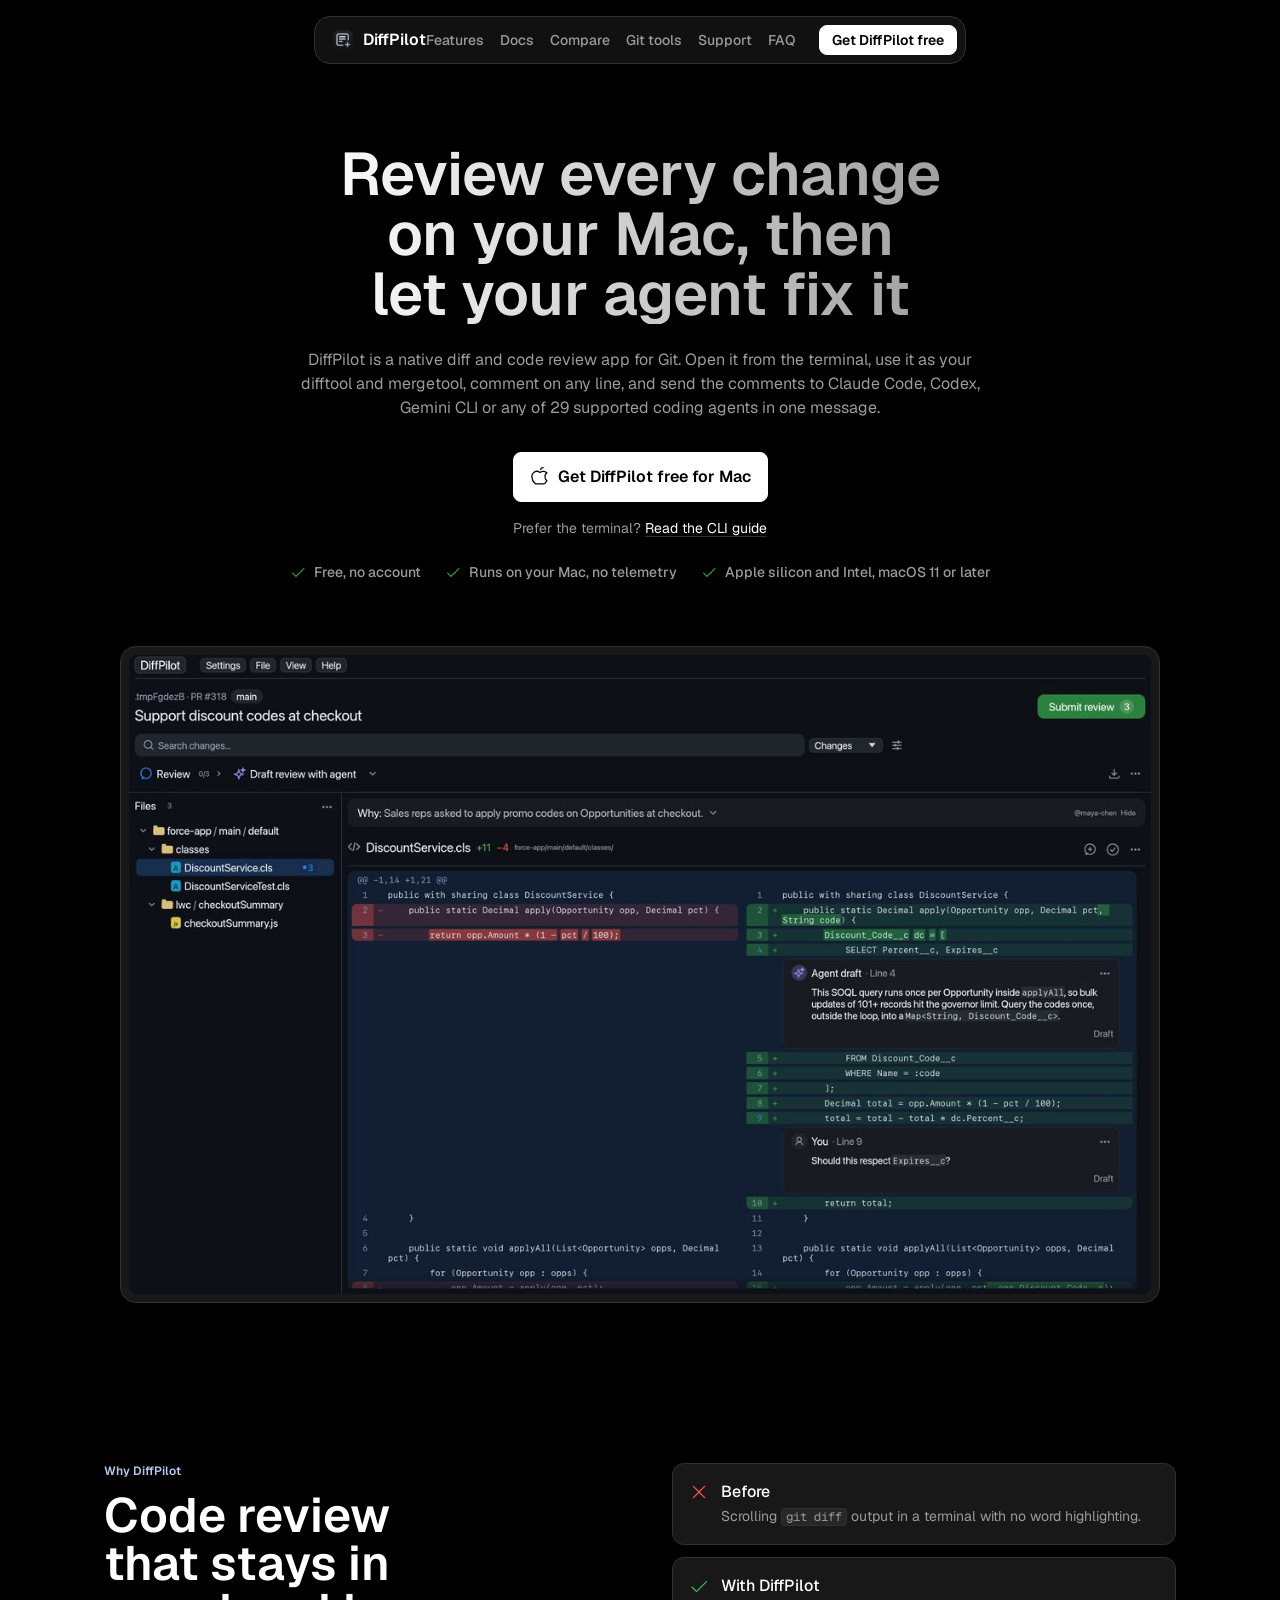
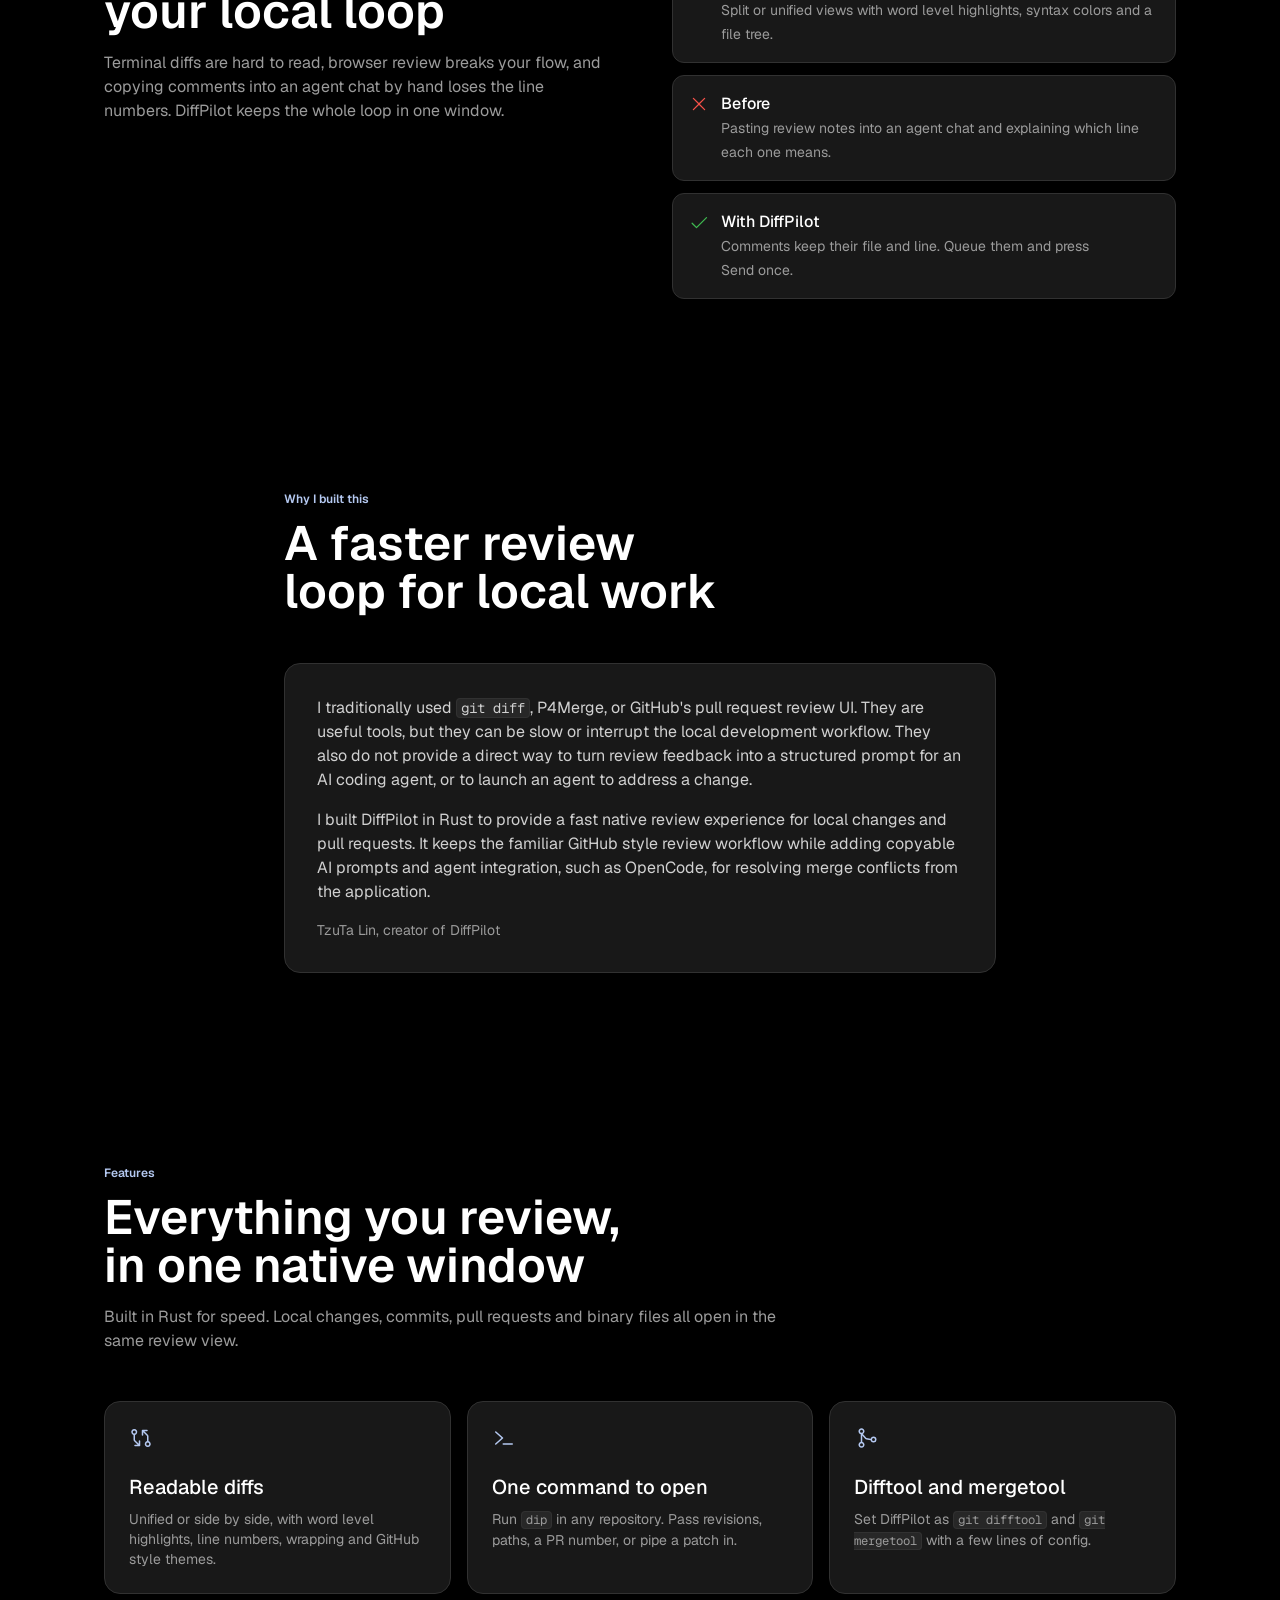
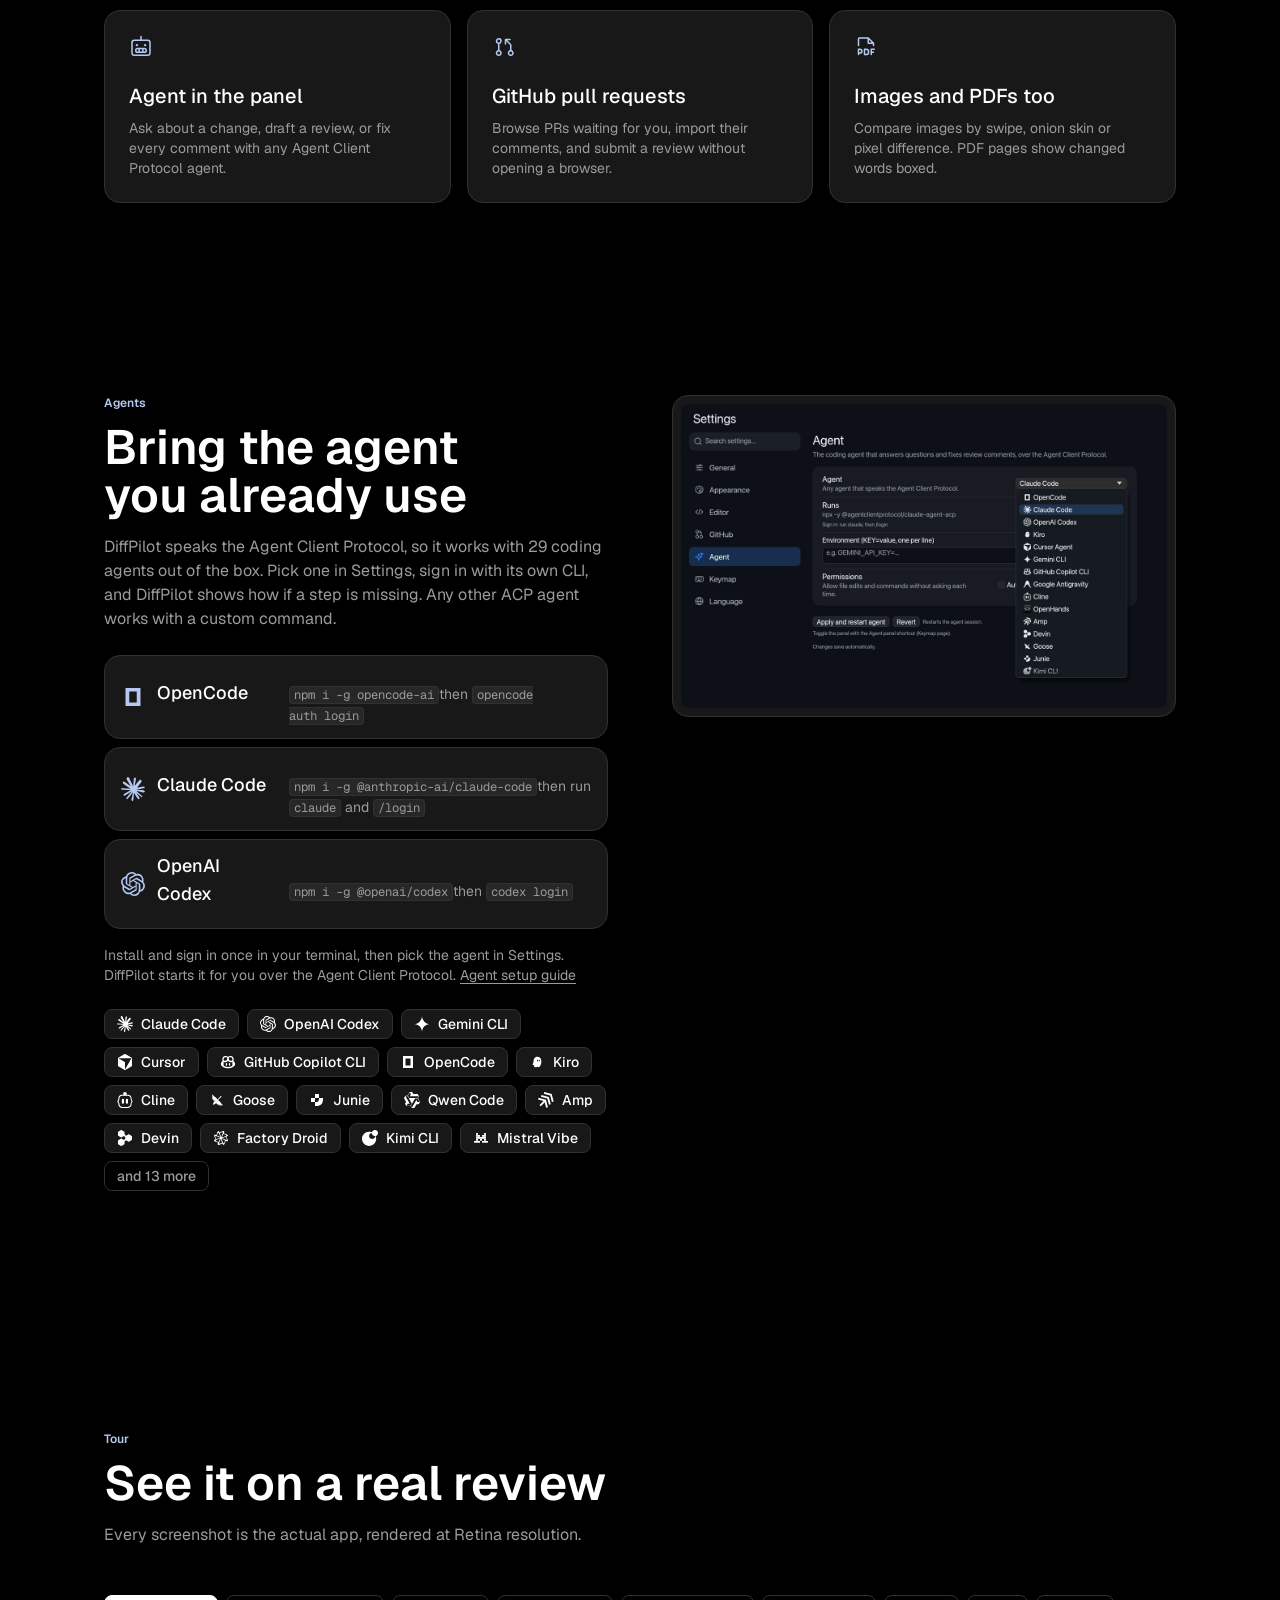
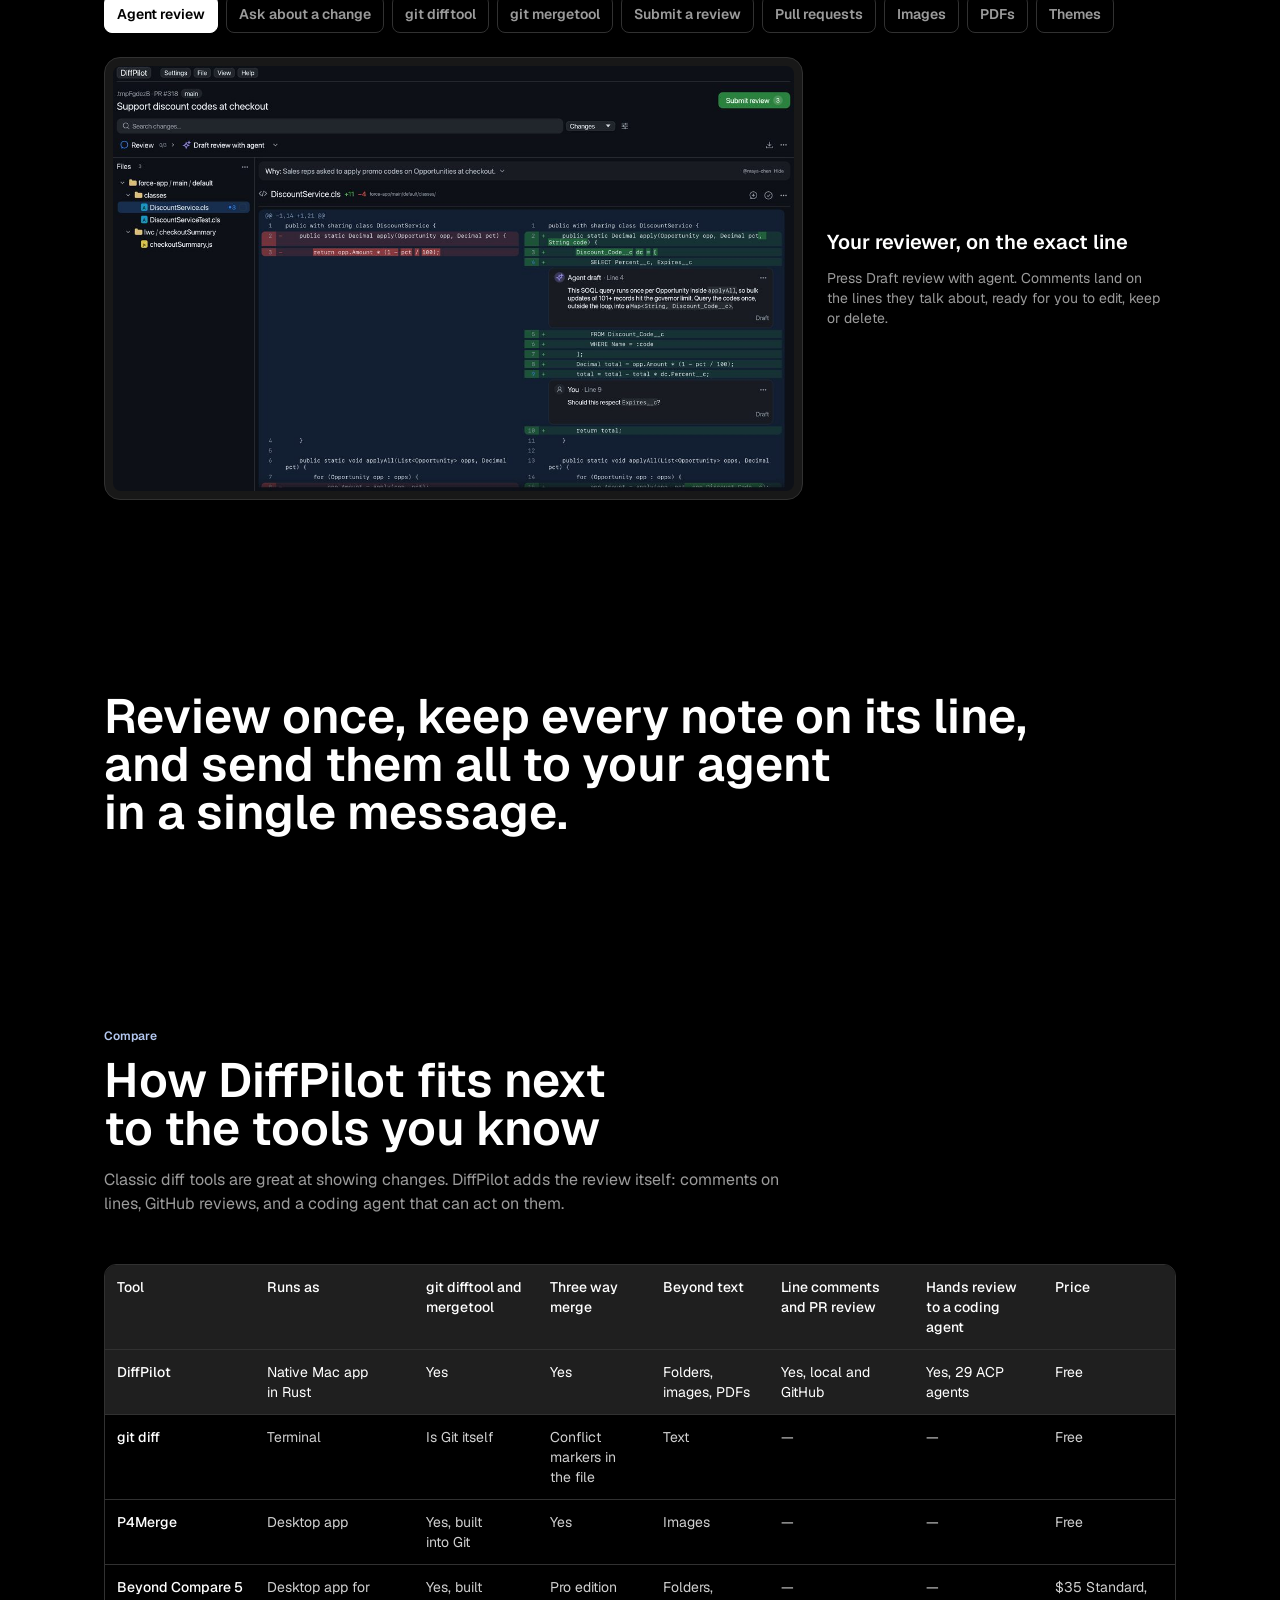
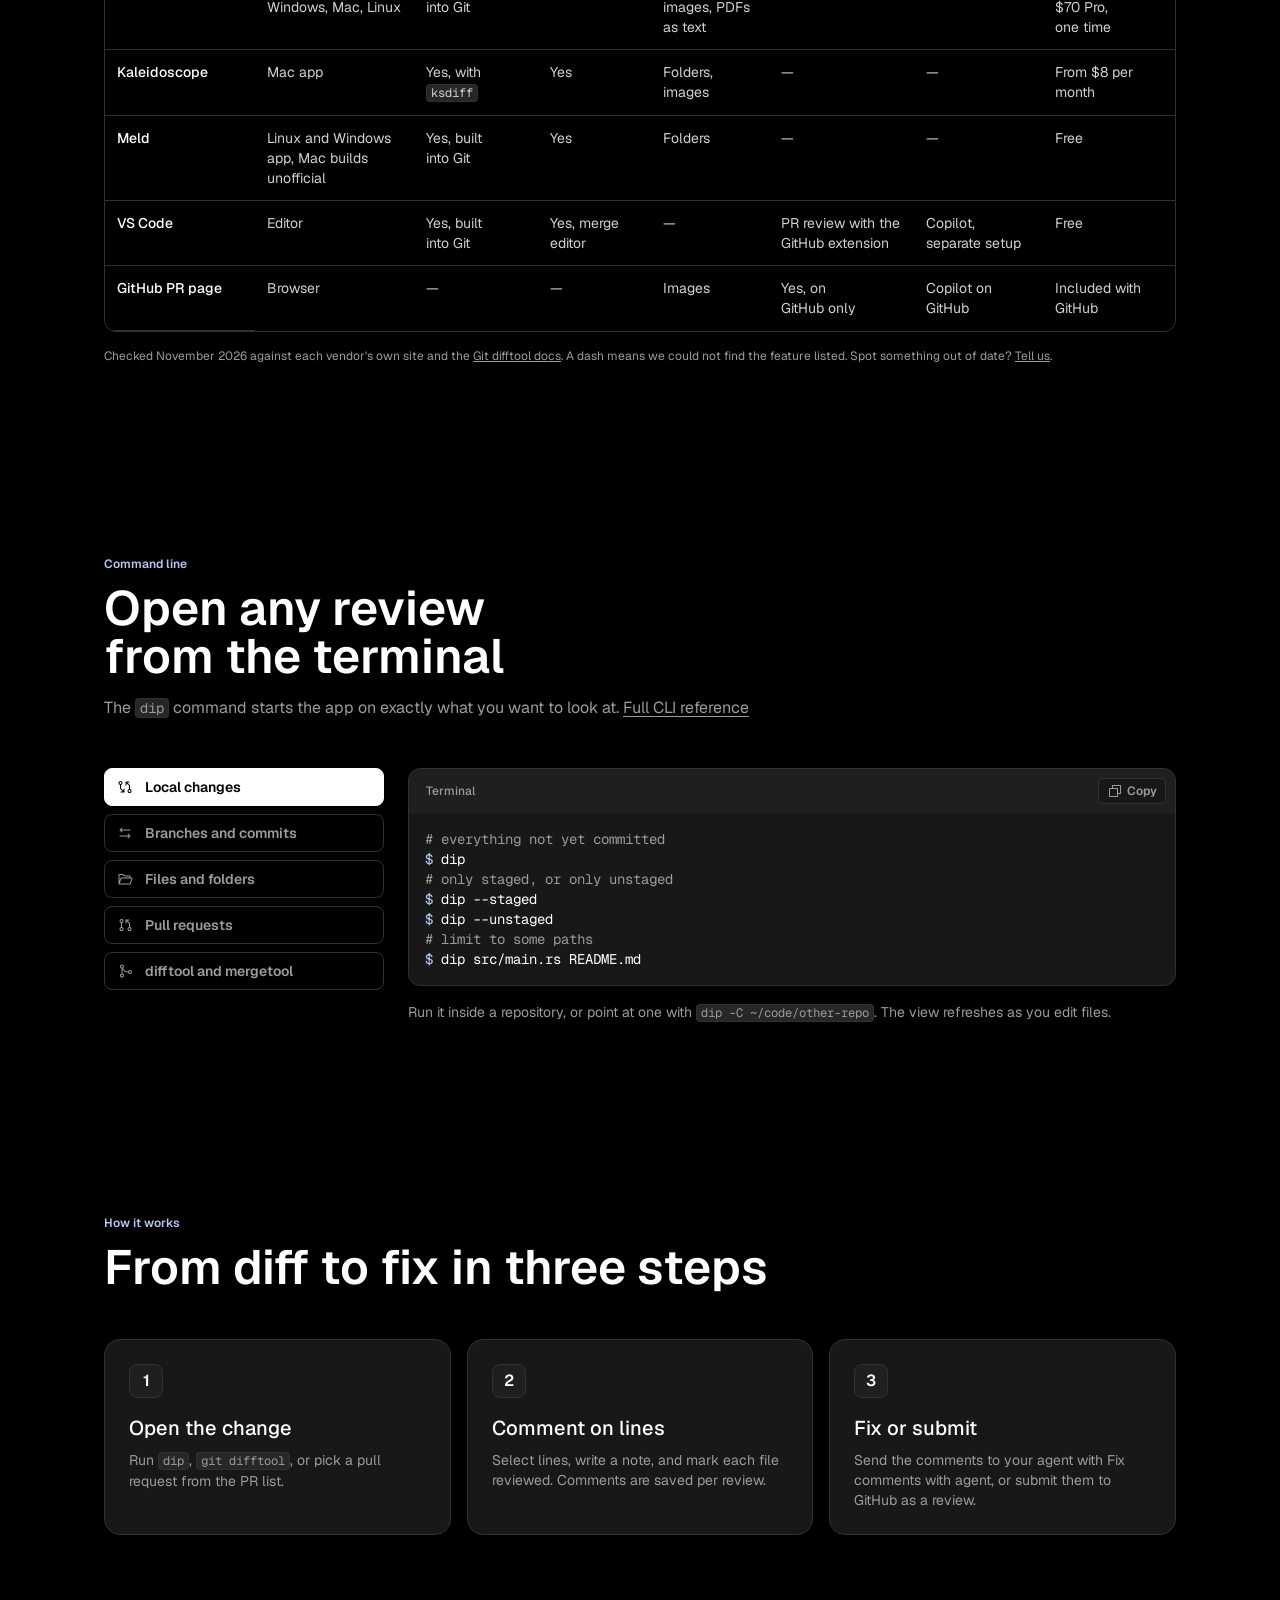
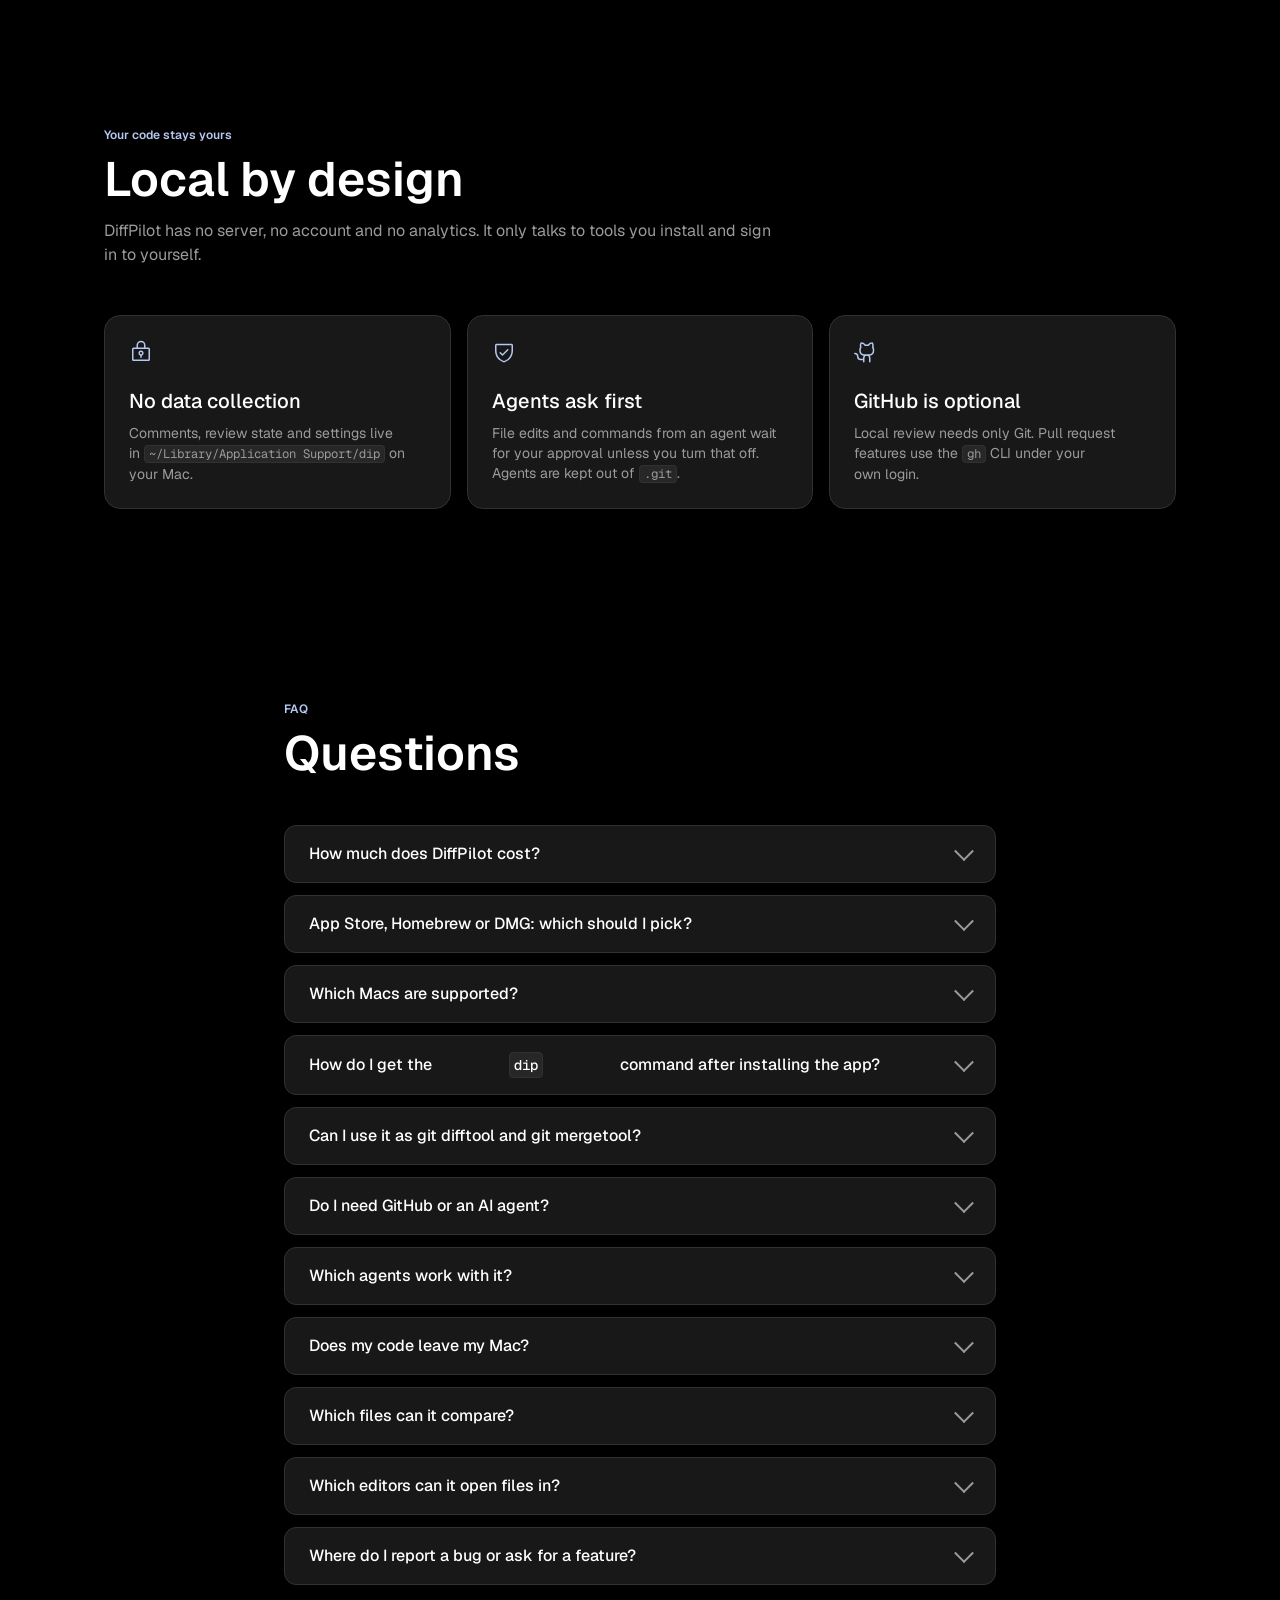
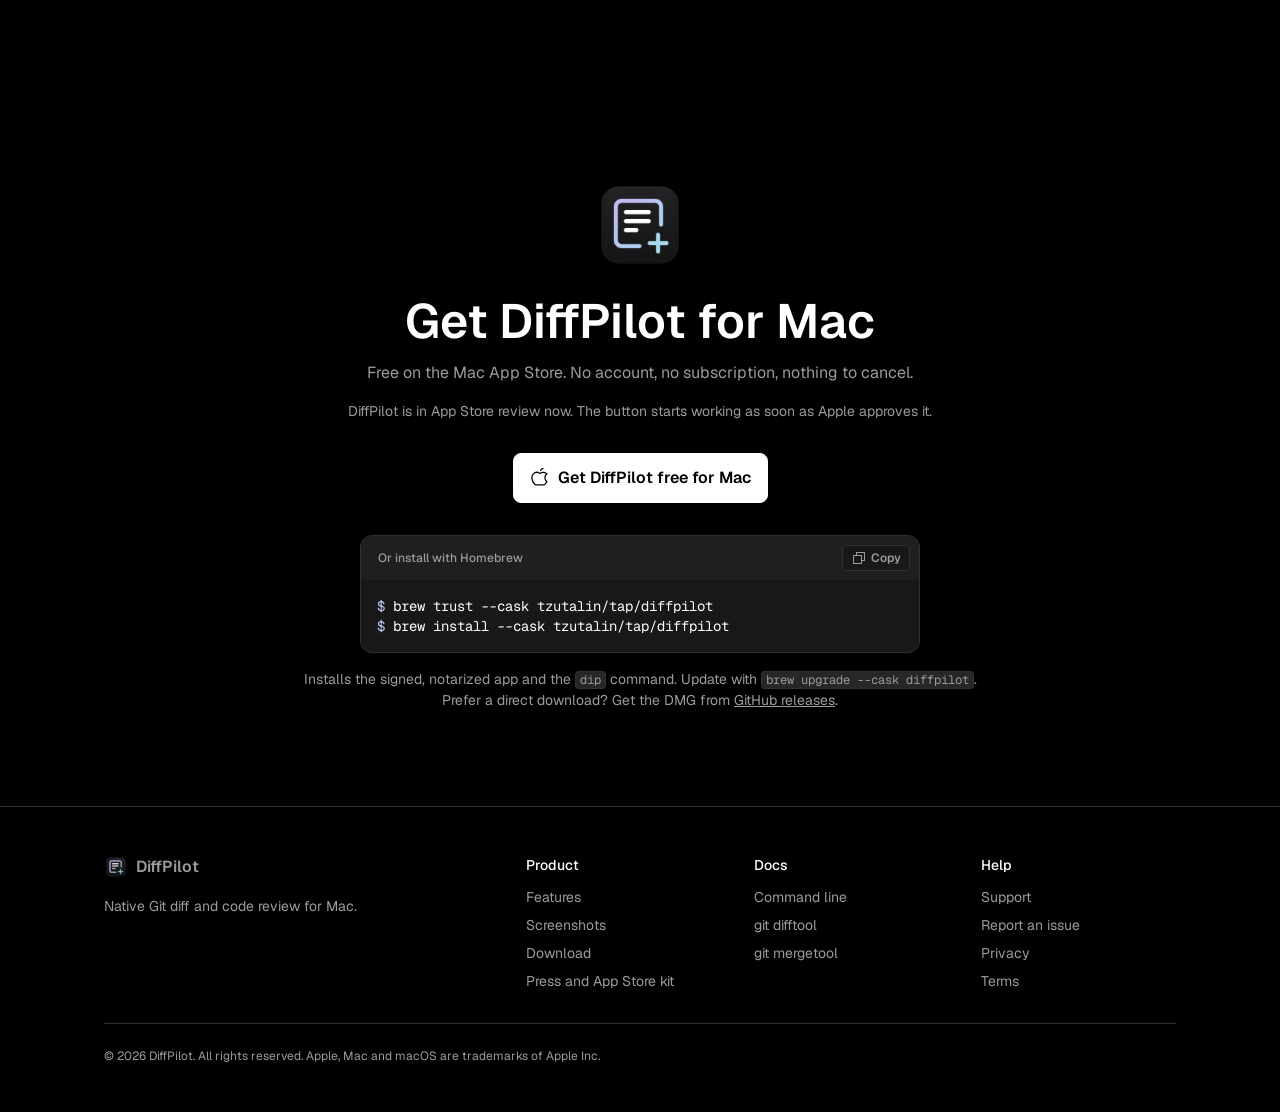
<file: index.html>
<!doctype html>
<html lang="en" class="no-js">
<head>
<meta charset="utf-8">
<meta name="viewport" content="width=device-width,initial-scale=1">
<title>DiffPilot: native Git diff and code review for Mac</title>
<meta name="description" content="Review local changes, pull requests, images and PDFs in a fast native Mac app. Use it as your git difftool and mergetool, and send review comments to Claude Code, Codex, Gemini CLI or another ACP agent in one step.">
<link rel="canonical" href="https://tzutalin.github.io/DiffPilot/">
<meta property="og:title" content="DiffPilot: native Git diff and code review for Mac">
<meta property="og:description" content="Review local changes and pull requests in a native Mac app, then hand the comments to your coding agent.">
<meta property="og:type" content="website">
<meta property="og:url" content="https://tzutalin.github.io/DiffPilot/">
<meta property="og:image" content="https://tzutalin.github.io/DiffPilot/assets/og.jpg">
<meta name="twitter:card" content="summary_large_image">
<meta name="theme-color" content="#000000">
<link rel="icon" href="favicon.png" type="image/png">
<link rel="apple-touch-icon" href="apple-touch-icon.png">
<link rel="preload" href="assets/fonts/geist.woff2" as="font" type="font/woff2" crossorigin>
<link rel="stylesheet" href="styles.css">
<script type="application/ld+json">
{"@context":"https://schema.org","@type":"SoftwareApplication","name":"DiffPilot","operatingSystem":"macOS 11 or later","applicationCategory":"DeveloperApplication","description":"Native Git diff and code review app for Mac with a command line tool, git difftool and mergetool support, and coding agent integration.","url":"https://tzutalin.github.io/DiffPilot/","image":"https://tzutalin.github.io/DiffPilot/assets/og.jpg"}
</script>
</head>
<body>
<a class="skip" href="#main">Skip to content</a>
<header>
<nav class="nav" aria-label="Primary">
  <a class="brand title-3" href="./" aria-current="page"><img src="assets/app-icon.png" alt="" width="24" height="24">DiffPilot</a>
  <div class="links body-5" id="menu">
    <a href="#features">Features</a>
    <a href="docs.html">Docs</a>
    <a href="#compare">Compare</a>
    <a href="docs.html#git-difftool">Git tools</a>
    <a href="support.html">Support</a>
    <a href="#faq">FAQ</a>
  </div>
  <a class="btn primary sm cta" href="#download">Get DiffPilot free</a>
  <button class="toggle" type="button" aria-label="Open menu" aria-expanded="false" aria-controls="menu"><span></span><span></span></button>
</nav>
</header>

<main id="main">
<!-- Hero -->
<section class="hero">
  <div class="wrap">
    <h1 class="heading-1">Review every change<br class="lg-br"> on your Mac, then<br class="lg-br"> let your agent fix it</h1>
    <p class="sub body-3">DiffPilot is a native diff and code review app for Git. Open it from the terminal, use it as your difftool and mergetool, comment on any line, and send the comments to Claude Code, Codex, Gemini CLI or any of 29 supported coding agents in one message.</p>
    <div class="actions">
      <a class="btn primary lg" href="#download"><span class="i" style="--src:url(assets/icons/apple-logo.svg)"></span>Get DiffPilot free for Mac</a>
    </div>
    <p class="caption-2 muted hero-alt">Prefer the terminal? <a href="docs.html#cli">Read the CLI guide</a></p>
    <ul class="proof caption-1">
      <li><span class="i i-sm" style="--src:url(assets/icons/check.svg)"></span>Free, no account</li>
      <li><span class="i i-sm" style="--src:url(assets/icons/check.svg)"></span>Runs on your Mac, no telemetry</li>
      <li><span class="i i-sm" style="--src:url(assets/icons/check.svg)"></span>Apple silicon and Intel, macOS 11 or later</li>
    </ul>
    <div class="frame">
      <img src="assets/screens/agent-review.jpg" srcset="assets/screens/agent-review-sm.jpg 1200w, assets/screens/agent-review.jpg 2000w" sizes="(min-width:1100px) 1024px, 100vw" width="2000" height="1250" alt="DiffPilot reviewing a Salesforce Apex pull request in split view, with agent drafted comments placed on lines 4 and 16 and the agent panel open on the right" fetchpriority="high">
    </div>
  </div>
</section>

<!-- Problem to solution -->
<section aria-labelledby="why-title">
  <div class="wrap split">
    <div class="head reveal">
      <span class="eyebrow caption-3">Why DiffPilot</span>
      <h2 id="why-title" class="heading-2">Code review that stays in your local loop</h2>
      <p class="body-3">Terminal diffs are hard to read, browser review breaks your flow, and copying comments into an agent chat by hand loses the line numbers. DiffPilot keeps the whole loop in one window.</p>
    </div>
    <ul class="compare-list reveal">
      <li><span class="i x" style="--src:url(assets/icons/x.svg)"></span><span><span class="body-2">Before</span><br><span class="body-6 before">Scrolling <code>git diff</code> output in a terminal with no word highlighting.</span></span></li>
      <li><span class="i ok" style="--src:url(assets/icons/check.svg)"></span><span><span class="body-2">With DiffPilot</span><br><span class="body-6 before">Split or unified views with word level highlights, syntax colors and a file tree.</span></span></li>
      <li><span class="i x" style="--src:url(assets/icons/x.svg)"></span><span><span class="body-2">Before</span><br><span class="body-6 before">Pasting review notes into an agent chat and explaining which line each one means.</span></span></li>
      <li><span class="i ok" style="--src:url(assets/icons/check.svg)"></span><span><span class="body-2">With DiffPilot</span><br><span class="body-6 before">Comments keep their file and line. Queue them and press Send once.</span></span></li>
    </ul>
  </div>
</section>

<!-- Why I built this -->
<section id="story" aria-labelledby="story-title">
  <div class="wrap narrow">
    <div class="head reveal">
      <span class="eyebrow caption-3">Why I built this</span>
      <h2 id="story-title" class="heading-2">A faster review loop for local work</h2>
    </div>
    <div class="story reveal">
      <p class="body-3">I traditionally used <code>git diff</code>, P4Merge, or GitHub's pull request review UI. They are useful tools, but they can be slow or interrupt the local development workflow. They also do not provide a direct way to turn review feedback into a structured prompt for an AI coding agent, or to launch an agent to address a change.</p>
      <p class="body-3">I built DiffPilot in Rust to provide a fast native review experience for local changes and pull requests. It keeps the familiar GitHub style review workflow while adding copyable AI prompts and agent integration, such as OpenCode, for resolving merge conflicts from the application.</p>
      <p class="caption-2 muted">TzuTa Lin, creator of DiffPilot</p>
    </div>
  </div>
</section>

<!-- Benefits -->
<section id="features" aria-labelledby="features-title">
  <div class="wrap">
    <div class="head reveal">
      <span class="eyebrow caption-3">Features</span>
      <h2 id="features-title" class="heading-2">Everything you review, in one native window</h2>
      <p class="body-3">Built in Rust for speed. Local changes, commits, pull requests and binary files all open in the same review view.</p>
    </div>
    <div class="grid three">
      <article class="card reveal"><span class="i i-lg" style="--src:url(assets/icons/git-diff.svg)"></span><h3 class="title-1">Readable diffs</h3><p class="body-6">Unified or side by side, with word level highlights, line numbers, wrapping and GitHub style themes.</p></article>
      <article class="card reveal"><span class="i i-lg" style="--src:url(assets/icons/terminal.svg)"></span><h3 class="title-1">One command to open</h3><p class="body-6">Run <code>dip</code> in any repository. Pass revisions, paths, a PR number, or pipe a patch in.</p></article>
      <article class="card reveal"><span class="i i-lg" style="--src:url(assets/icons/git-merge.svg)"></span><h3 class="title-1">Difftool and mergetool</h3><p class="body-6">Set DiffPilot as <code>git difftool</code> and <code>git mergetool</code> with a few lines of config.</p></article>
      <article class="card reveal"><span class="i i-lg" style="--src:url(assets/icons/robot.svg)"></span><h3 class="title-1">Agent in the panel</h3><p class="body-6">Ask about a change, draft a review, or fix every comment with any Agent Client Protocol agent.</p></article>
      <article class="card reveal"><span class="i i-lg" style="--src:url(assets/icons/git-pull-request.svg)"></span><h3 class="title-1">GitHub pull requests</h3><p class="body-6">Browse PRs waiting for you, import their comments, and submit a review without opening a browser.</p></article>
      <article class="card reveal"><span class="i i-lg" style="--src:url(assets/icons/file-pdf.svg)"></span><h3 class="title-1">Images and PDFs too</h3><p class="body-6">Compare images by swipe, onion skin or pixel difference. PDF pages show changed words boxed.</p></article>
    </div>
  </div>
</section>

<!-- Agents -->
<section id="agents" aria-labelledby="agents-title">
  <div class="wrap split">
    <div class="head reveal">
      <span class="eyebrow caption-3">Agents</span>
      <h2 id="agents-title" class="heading-2">Bring the agent you already use</h2>
      <p class="body-3">DiffPilot speaks the Agent Client Protocol, so it works with 29 coding agents out of the box. Pick one in Settings, sign in with its own CLI, and DiffPilot shows how if a step is missing. Any other ACP agent works with a custom command.</p>
      <div class="featured-agents">
        <div class="card"><span class="i i-lg" style="--src:url(assets/agents/opencode.svg)"></span><h3 class="title-2">OpenCode</h3><p class="caption-2"><code>npm i -g opencode-ai</code><br>then <code>opencode auth login</code></p></div>
        <div class="card"><span class="i i-lg" style="--src:url(assets/agents/claude-acp.svg)"></span><h3 class="title-2">Claude Code</h3><p class="caption-2"><code>npm i -g @anthropic-ai/claude-code</code><br>then run <code>claude</code> and <code>/login</code></p></div>
        <div class="card"><span class="i i-lg" style="--src:url(assets/agents/codex-acp.svg)"></span><h3 class="title-2">OpenAI Codex</h3><p class="caption-2"><code>npm i -g @openai/codex</code><br>then <code>codex login</code></p></div>
      </div>
      <p class="caption-2 muted" style="margin-top:var(--s-200)">Install and sign in once in your terminal, then pick the agent in Settings. DiffPilot starts it for you over the Agent Client Protocol. <a href="docs.html#agents" style="text-decoration:underline;text-underline-offset:3px">Agent setup guide</a></p>
      <ul class="agents caption-1">
        <li><span class="i" style="--src:url(assets/agents/claude-acp.svg)"></span>Claude Code</li>
        <li><span class="i" style="--src:url(assets/agents/codex-acp.svg)"></span>OpenAI Codex</li>
        <li><span class="i" style="--src:url(assets/agents/gemini.svg)"></span>Gemini CLI</li>
        <li><span class="i" style="--src:url(assets/agents/cursor.svg)"></span>Cursor</li>
        <li><span class="i" style="--src:url(assets/agents/github-copilot-cli.svg)"></span>GitHub Copilot CLI</li>
        <li><span class="i" style="--src:url(assets/agents/opencode.svg)"></span>OpenCode</li>
        <li><span class="i" style="--src:url(assets/agents/kiro.svg)"></span>Kiro</li>
        <li><span class="i" style="--src:url(assets/agents/cline.svg)"></span>Cline</li>
        <li><span class="i" style="--src:url(assets/agents/goose.svg)"></span>Goose</li>
        <li><span class="i" style="--src:url(assets/agents/junie.svg)"></span>Junie</li>
        <li><span class="i" style="--src:url(assets/agents/qwen-code.svg)"></span>Qwen Code</li>
        <li><span class="i" style="--src:url(assets/agents/amp-acp.svg)"></span>Amp</li>
        <li><span class="i" style="--src:url(assets/agents/devin.svg)"></span>Devin</li>
        <li><span class="i" style="--src:url(assets/agents/factory-droid.svg)"></span>Factory Droid</li>
        <li><span class="i" style="--src:url(assets/agents/kimi-code.svg)"></span>Kimi CLI</li>
        <li><span class="i" style="--src:url(assets/agents/mistral-vibe.svg)"></span>Mistral Vibe</li>
        <li class="more">and 13 more</li>
      </ul>
    </div>
    <div class="frame reveal"><a class="zoom" href="assets/screens/agents.jpg"><img loading="lazy" src="assets/screens/agents-sm.jpg" width="1200" height="750" alt="DiffPilot agent settings with a list of coding agents and their logos: OpenCode, Claude Code, OpenAI Codex, Kiro, Cursor Agent, Gemini CLI and more"></a></div>
  </div>
</section>

<!-- Showcase -->
<section id="tour" aria-labelledby="tour-title">
  <div class="wrap">
    <div class="head reveal">
      <span class="eyebrow caption-3">Tour</span>
      <h2 id="tour-title" class="heading-2">See it on a real review</h2>
      <p class="body-3">Every screenshot is the actual app, rendered at Retina resolution.</p>
    </div>
    <div class="tabs reveal" role="tablist" aria-label="Screenshots">
      <button class="tab" role="tab" id="t-agent" aria-controls="p-agent" aria-selected="true">Agent review</button>
      <button class="tab" role="tab" id="t-ask" aria-controls="p-ask" aria-selected="false" tabindex="-1">Ask about a change</button>
      <button class="tab" role="tab" id="t-difftool" aria-controls="p-difftool" aria-selected="false" tabindex="-1">git difftool</button>
      <button class="tab" role="tab" id="t-merge" aria-controls="p-merge" aria-selected="false" tabindex="-1">git mergetool</button>
      <button class="tab" role="tab" id="t-submit" aria-controls="p-submit" aria-selected="false" tabindex="-1">Submit a review</button>
      <button class="tab" role="tab" id="t-prs" aria-controls="p-prs" aria-selected="false" tabindex="-1">Pull requests</button>
      <button class="tab" role="tab" id="t-image" aria-controls="p-image" aria-selected="false" tabindex="-1">Images</button>
      <button class="tab" role="tab" id="t-pdf" aria-controls="p-pdf" aria-selected="false" tabindex="-1">PDFs</button>
      <button class="tab" role="tab" id="t-themes" aria-controls="p-themes" aria-selected="false" tabindex="-1">Themes</button>
    </div>
    <div class="panel" role="tabpanel" id="p-agent" aria-labelledby="t-agent">
      <div class="frame"><a class="zoom" href="assets/screens/agent-review.jpg"><img loading="lazy" src="assets/screens/agent-review-sm.jpg" width="1200" height="750" alt="Agent drafted review comments on a Salesforce DiscountService class"></a></div>
      <div><h3 class="heading-6">Your reviewer, on the exact line</h3><p class="body-6">Press Draft review with agent. Comments land on the lines they talk about, ready for you to edit, keep or delete.</p></div>
    </div>
    <div class="panel" role="tabpanel" id="p-ask" aria-labelledby="t-ask" hidden>
      <div class="frame"><a class="zoom" href="assets/screens/ask-agent.jpg"><img loading="lazy" src="assets/screens/ask-agent-sm.jpg" width="1200" height="750" alt="Agent panel explaining the selected lines, listing risks and a recommendation"></a></div>
      <div><h3 class="heading-6">Ask about any change</h3><p class="body-6">Select lines and choose Ask agent. The answer shows up in the side panel, with risks and a suggested fix.</p></div>
    </div>
    <div class="panel" role="tabpanel" id="p-difftool" aria-labelledby="t-difftool" hidden>
      <div class="frame"><a class="zoom" href="assets/screens/difftool.jpg"><img loading="lazy" src="assets/screens/difftool-sm.jpg" width="1200" height="750" alt="DiffPilot opened by git difftool, showing two changed Apex classes in split view"></a></div>
      <div><h3 class="heading-6">git difftool, every file at once</h3><p class="body-6">With <code>--dir-diff</code>, all changed files open in one window with a file tree. Copy a block from one side to the other with the arrow buttons.</p><p class="body-6"><a href="docs.html#git-difftool">Set it up</a></p></div>
    </div>
    <div class="panel" role="tabpanel" id="p-merge" aria-labelledby="t-merge" hidden>
      <div class="frame"><a class="zoom" href="assets/screens/mergetool.jpg"><img loading="lazy" src="assets/screens/mergetool-sm.jpg" width="1200" height="750" alt="Three way merge view with local, base and remote columns for each conflict"></a></div>
      <div><h3 class="heading-6">Three way merge for conflicts</h3><p class="body-6">Local, base and remote sit side by side for every conflict. Pick a side, combine both, or type the resolution, then Save and exit.</p><p class="body-6"><a href="docs.html#git-mergetool">Set it up</a></p></div>
    </div>
    <div class="panel" role="tabpanel" id="p-submit" aria-labelledby="t-submit" hidden>
      <div class="frame"><a class="zoom" href="assets/screens/submit-review.jpg"><img loading="lazy" src="assets/screens/submit-review-sm.jpg" width="1200" height="750" alt="Submit review dialog with Comment, Approve and Request changes options for a GitHub pull request"></a></div>
      <div><h3 class="heading-6">Post the review to GitHub</h3><p class="body-6">Your line comments go up as one GitHub review. Choose Comment, Approve or Request changes, without opening a browser.</p></div>
    </div>
    <div class="panel" role="tabpanel" id="p-prs" aria-labelledby="t-prs" hidden>
      <div class="frame"><a class="zoom" href="assets/screens/pull-requests.jpg"><img loading="lazy" src="assets/screens/pull-requests-sm.jpg" width="1200" height="750" alt="Pull request list grouped by review requested, my PRs and assigned to me"></a></div>
      <div><h3 class="heading-6">Every PR that needs you</h3><p class="body-6">Review requests, your own PRs and assignments in one list, through the GitHub CLI you already use.</p></div>
    </div>
    <div class="panel" role="tabpanel" id="p-image" aria-labelledby="t-image" hidden>
      <div class="frame"><a class="zoom" href="assets/screens/image-compare.jpg"><img loading="lazy" src="assets/screens/image-compare-sm.jpg" width="1200" height="750" alt="A changed banner image shown before and after, with the changed area boxed"></a></div>
      <div><h3 class="heading-6">Images, compared four ways</h3><p class="body-6">Side by side, swipe, onion skin or difference. Changed areas are boxed and the percentage of changed pixels is shown.</p></div>
    </div>
    <div class="panel" role="tabpanel" id="p-pdf" aria-labelledby="t-pdf" hidden>
      <div class="frame"><a class="zoom" href="assets/screens/pdf-compare.jpg"><img loading="lazy" src="assets/screens/pdf-compare-sm.jpg" width="1200" height="750" alt="An order form PDF compared page by page with changed numbers highlighted"></a></div>
      <div><h3 class="heading-6">PDFs, page by page</h3><p class="body-6">DiffPilot opens on the first page that changed and boxes the changed words. Switch to Visual for layout changes.</p></div>
    </div>
    <div class="panel" role="tabpanel" id="p-themes" aria-labelledby="t-themes" hidden>
      <div class="frame"><a class="zoom" href="assets/screens/themes.jpg"><img loading="lazy" src="assets/screens/themes-sm.jpg" width="1200" height="750" alt="Appearance settings with a gallery of light and dark themes"></a></div>
      <div><h3 class="heading-6">Make it yours</h3><p class="body-6">GitHub light and dark plus a gallery of editor themes, adjustable fonts, custom shortcuts and 15 interface languages.</p></div>
    </div>
  </div>
</section>

<!-- Tagline reveal -->
<section class="tagline" aria-label="Summary">
  <div class="wrap"><p>Review once, keep every note on its line,<br>and send them all to your agent<br>in a single message.</p></div>
</section>

<!-- Comparison -->
<section id="compare" aria-labelledby="compare-title">
  <div class="wrap">
    <div class="head reveal">
      <span class="eyebrow caption-3">Compare</span>
      <h2 id="compare-title" class="heading-2">How DiffPilot fits next to the tools you know</h2>
      <p class="body-3">Classic diff tools are great at showing changes. DiffPilot adds the review itself: comments on lines, GitHub reviews, and a coding agent that can act on them.</p>
    </div>
    <div class="table-wrap reveal">
      <table class="cmp">
        <thead><tr><th scope="col">Tool</th><th scope="col">Runs as</th><th scope="col">git difftool and mergetool</th><th scope="col">Three way merge</th><th scope="col">Beyond text</th><th scope="col">Line comments and PR review</th><th scope="col">Hands review to a coding agent</th><th scope="col">Price</th></tr></thead>
        <tbody>
          <tr class="us"><th scope="row">DiffPilot</th><td>Native Mac app in Rust</td><td>Yes</td><td>Yes</td><td>Folders, images, PDFs</td><td>Yes, local and GitHub</td><td>Yes, 29 ACP agents</td><td>Free</td></tr>
          <tr><th scope="row">git diff</th><td>Terminal</td><td>Is Git itself</td><td>Conflict markers in the file</td><td>Text</td><td>—</td><td>—</td><td>Free</td></tr>
          <tr><th scope="row">P4Merge</th><td>Desktop app</td><td>Yes, built into Git</td><td>Yes</td><td>Images</td><td>—</td><td>—</td><td>Free</td></tr>
          <tr><th scope="row">Beyond Compare 5</th><td>Desktop app for Windows, Mac, Linux</td><td>Yes, built into Git</td><td>Pro edition</td><td>Folders, images, PDFs as text</td><td>—</td><td>—</td><td>$35 Standard, $70 Pro, one time</td></tr>
          <tr><th scope="row">Kaleidoscope</th><td>Mac app</td><td>Yes, with <code>ksdiff</code></td><td>Yes</td><td>Folders, images</td><td>—</td><td>—</td><td>From $8 per month</td></tr>
          <tr><th scope="row">Meld</th><td>Linux and Windows app, Mac builds unofficial</td><td>Yes, built into Git</td><td>Yes</td><td>Folders</td><td>—</td><td>—</td><td>Free</td></tr>
          <tr><th scope="row">VS Code</th><td>Editor</td><td>Yes, built into Git</td><td>Yes, merge editor</td><td>—</td><td>PR review with the GitHub extension</td><td>Copilot, separate setup</td><td>Free</td></tr>
          <tr><th scope="row">GitHub PR page</th><td>Browser</td><td>—</td><td>—</td><td>Images</td><td>Yes, on GitHub only</td><td>Copilot on GitHub</td><td>Included with GitHub</td></tr>
        </tbody>
      </table>
    </div>
    <p class="caption-5 muted" style="margin-top:var(--s-200)">Checked November 2026 against each vendor's own site and the <a href="https://git-scm.com/docs/git-difftool" style="text-decoration:underline">Git difftool docs</a>. A dash means we could not find the feature listed. Spot something out of date? <a href="https://github.com/tzutalin/DiffPilot/issues/new/choose" style="text-decoration:underline">Tell us</a>.</p>
  </div>
</section>

<!-- CLI quick start -->
<section id="cli" aria-labelledby="cli-title">
  <div class="wrap">
    <div class="head reveal">
      <span class="eyebrow caption-3">Command line</span>
      <h2 id="cli-title" class="heading-2">Open any review from the terminal</h2>
      <p class="body-3">The <code>dip</code> command starts the app on exactly what you want to look at. <a class="muted" href="docs.html#cli" style="text-decoration:underline;text-underline-offset:3px">Full CLI reference</a></p>
    </div>
    <div class="term reveal">
      <div class="tabs" role="tablist" aria-label="Command examples">
        <button class="tab" role="tab" id="c-local" aria-controls="cp-local" aria-selected="true"><span class="i i-sm" style="--src:url(assets/icons/git-diff.svg)"></span>Local changes</button>
        <button class="tab" role="tab" id="c-rev" aria-controls="cp-rev" aria-selected="false" tabindex="-1"><span class="i i-sm" style="--src:url(assets/icons/arrows-left-right.svg)"></span>Branches and commits</button>
        <button class="tab" role="tab" id="c-files" aria-controls="cp-files" aria-selected="false" tabindex="-1"><span class="i i-sm" style="--src:url(assets/icons/folder-open.svg)"></span>Files and folders</button>
        <button class="tab" role="tab" id="c-pr" aria-controls="cp-pr" aria-selected="false" tabindex="-1"><span class="i i-sm" style="--src:url(assets/icons/git-pull-request.svg)"></span>Pull requests</button>
        <button class="tab" role="tab" id="c-git" aria-controls="cp-git" aria-selected="false" tabindex="-1"><span class="i i-sm" style="--src:url(assets/icons/git-merge.svg)"></span>difftool and mergetool</button>
      </div>
      <div>
        <div class="panel" role="tabpanel" id="cp-local" aria-labelledby="c-local">
          <div class="code"><div class="bar caption-4"><span>Terminal</span><button class="copy" type="button" data-copy="x-local"><span class="i i-sm" style="--src:url(assets/icons/copy.svg)"></span><span class="label">Copy</span></button></div>
<pre id="x-local"><span class="c"># everything not yet committed</span>
<span class="p">$ </span>dip
<span class="c"># only staged, or only unstaged</span>
<span class="p">$ </span>dip --staged
<span class="p">$ </span>dip --unstaged
<span class="c"># limit to some paths</span>
<span class="p">$ </span>dip src/main.rs README.md</pre></div>
          <p class="body-6 muted">Run it inside a repository, or point at one with <code>dip -C ~/code/other-repo</code>. The view refreshes as you edit files.</p>
        </div>
        <div class="panel" role="tabpanel" id="cp-rev" aria-labelledby="c-rev" hidden>
          <div class="code"><div class="bar caption-4"><span>Terminal</span><button class="copy" type="button" data-copy="x-rev"><span class="i i-sm" style="--src:url(assets/icons/copy.svg)"></span><span class="label">Copy</span></button></div>
<pre id="x-rev"><span class="c"># the last commit</span>
<span class="p">$ </span>dip HEAD~1 HEAD
<span class="c"># a feature branch against main</span>
<span class="p">$ </span>dip main..feature/discount-codes
<span class="p">$ </span>dip --from main --to feature/discount-codes
<span class="c"># your working tree against the remote branch</span>
<span class="p">$ </span>dip . origin/dev</pre></div>
          <p class="body-6 muted">Anything Git accepts as a revision works: tags, SHAs, <code>A..B</code> ranges.</p>
        </div>
        <div class="panel" role="tabpanel" id="cp-files" aria-labelledby="c-files" hidden>
          <div class="code"><div class="bar caption-4"><span>Terminal</span><button class="copy" type="button" data-copy="x-files"><span class="i i-sm" style="--src:url(assets/icons/copy.svg)"></span><span class="label">Copy</span></button></div>
<pre id="x-files"><span class="c"># two files or two folders, no Git needed</span>
<span class="p">$ </span>dip --compare old/config.json new/config.json
<span class="p">$ </span>dip --compare release-1.4/ release-1.5/
<span class="c"># copy blocks between two files and save</span>
<span class="p">$ </span>dip --compare-edit left.yaml right.yaml
<span class="c"># comment on whole files, not just a diff</span>
<span class="p">$ </span>dip --files
<span class="c"># any patch from stdin</span>
<span class="p">$ </span>git diff | dip -</pre></div>
          <p class="body-6 muted">You can also drop a folder on the Dock icon, or choose DiffPilot from Open With in Finder.</p>
        </div>
        <div class="panel" role="tabpanel" id="cp-pr" aria-labelledby="c-pr" hidden>
          <div class="code"><div class="bar caption-4"><span>Terminal</span><button class="copy" type="button" data-copy="x-pr"><span class="i i-sm" style="--src:url(assets/icons/copy.svg)"></span><span class="label">Copy</span></button></div>
<pre id="x-pr"><span class="c"># by number, URL or branch (needs the GitHub CLI)</span>
<span class="p">$ </span>dip --pr 318
<span class="p">$ </span>dip --pr https://github.com/acme/revenue-cloud/pull/318
<span class="c"># start a review over, clearing saved comments</span>
<span class="p">$ </span>dip --pr 318 --clean</pre></div>
          <p class="body-6 muted">Sign in once with <code>gh auth login</code>. GitHub Enterprise works through <code>GH_HOST</code>.</p>
        </div>
        <div class="panel" role="tabpanel" id="cp-git" aria-labelledby="c-git" hidden>
          <div class="code"><div class="bar caption-4"><span>~/.gitconfig</span><button class="copy" type="button" data-copy="x-git"><span class="i i-sm" style="--src:url(assets/icons/copy.svg)"></span><span class="label">Copy</span></button></div>
<pre id="x-git">[diff]
	tool = dip
[difftool "dip"]
	cmd = dip --compare "$LOCAL" "$REMOTE"
[difftool]
	prompt = false
[merge]
	tool = dip
[mergetool "dip"]
	cmd = dip --merge "$LOCAL" "$BASE" "$REMOTE" "$MERGED"
	trustExitCode = true
[mergetool]
	prompt = false</pre></div>
          <p class="body-6 muted">Then run <code>git difftool --dir-diff</code> or <code>git mergetool</code>. <a href="docs.html#git-difftool" style="text-decoration:underline;text-underline-offset:3px">Step by step guide</a></p>
        </div>
      </div>
    </div>
  </div>
</section>

<!-- How it works -->
<section id="how" aria-labelledby="how-title">
  <div class="wrap">
    <div class="head reveal">
      <span class="eyebrow caption-3">How it works</span>
      <h2 id="how-title" class="heading-2">From diff to fix in three steps</h2>
    </div>
    <ol class="steps three">
      <li class="card reveal"><h3 class="title-1">Open the change</h3><p class="body-6">Run <code>dip</code>, <code>git difftool</code>, or pick a pull request from the PR list.</p></li>
      <li class="card reveal"><h3 class="title-1">Comment on lines</h3><p class="body-6">Select lines, write a note, and mark each file reviewed. Comments are saved per review.</p></li>
      <li class="card reveal"><h3 class="title-1">Fix or submit</h3><p class="body-6">Send the comments to your agent with Fix comments with agent, or submit them to GitHub as a review.</p></li>
    </ol>
  </div>
</section>

<!-- Proof: privacy and trust -->
<section aria-labelledby="trust-title">
  <div class="wrap">
    <div class="head reveal">
      <span class="eyebrow caption-3">Your code stays yours</span>
      <h2 id="trust-title" class="heading-2">Local by design</h2>
      <p class="body-3">DiffPilot has no server, no account and no analytics. It only talks to tools you install and sign in to yourself.</p>
    </div>
    <div class="grid three">
      <article class="card reveal"><span class="i i-lg" style="--src:url(assets/icons/lock-key.svg)"></span><h3 class="title-1">No data collection</h3><p class="body-6">Comments, review state and settings live in <code>~/Library/Application Support/dip</code> on your Mac.</p></article>
      <article class="card reveal"><span class="i i-lg" style="--src:url(assets/icons/shield-check.svg)"></span><h3 class="title-1">Agents ask first</h3><p class="body-6">File edits and commands from an agent wait for your approval unless you turn that off. Agents are kept out of <code>.git</code>.</p></article>
      <article class="card reveal"><span class="i i-lg" style="--src:url(assets/icons/github-logo.svg)"></span><h3 class="title-1">GitHub is optional</h3><p class="body-6">Local review needs only Git. Pull request features use the <code>gh</code> CLI under your own login.</p></article>
    </div>
  </div>
</section>

<!-- FAQ -->
<section id="faq" aria-labelledby="faq-title">
  <div class="wrap narrow">
    <div class="head reveal"><span class="eyebrow caption-3">FAQ</span><h2 id="faq-title" class="heading-2">Questions</h2></div>
    <details><summary class="title-3">How much does DiffPilot cost?</summary><div class="a body-6"><p>DiffPilot is free. There is no account, subscription or in app purchase.</p></div></details>
    <details><summary class="title-3">App Store, Homebrew or DMG: which should I pick?</summary><div class="a body-6"><p>All three are the same app, signed by the same developer. Mac App Store apps run in Apple's App Sandbox, which limits starting your own <code>git</code>, <code>gh</code> and agent tools. If you review Git repositories every day, install with Homebrew or the DMG, which run your tools with your own logins.</p></div></details>
    <details><summary class="title-3">Which Macs are supported?</summary><div class="a body-6"><p>macOS 11 Big Sur or later, on Apple silicon and Intel Macs.</p></div></details>
    <details><summary class="title-3">How do I get the <code>dip</code> command after installing the app?</summary><div class="a body-6"><p>Link the binary inside the app into your PATH once:</p><p><code>ln -sf /Applications/DiffPilot.app/Contents/MacOS/dip ~/.local/bin/dip</code></p><p>See <a href="docs.html#install-cli" style="text-decoration:underline">Install the command line tool</a> for other options.</p></div></details>
    <details><summary class="title-3">Can I use it as git difftool and git mergetool?</summary><div class="a body-6"><p>Yes. Add the config shown in the <a href="docs.html#git-difftool" style="text-decoration:underline">Git tools guide</a>. The mergetool writes the merged file and tells Git whether you finished, so <code>trustExitCode</code> works.</p></div></details>
    <details><summary class="title-3">Do I need GitHub or an AI agent?</summary><div class="a body-6"><p>No. Diffs, comments, the difftool and the mergetool all work with only Git installed. GitHub and agent features turn on when you set them up.</p></div></details>
    <details><summary class="title-3">Which agents work with it?</summary><div class="a body-6"><p>Any agent that speaks the Agent Client Protocol. Presets are included for 29 agents, including Claude Code, OpenAI Codex, Gemini CLI, Cursor, GitHub Copilot CLI, OpenCode, Kiro, Cline, Goose and Junie. Any other ACP agent works with a custom command and its own environment variables.</p></div></details>
    <details><summary class="title-3">Does my code leave my Mac?</summary><div class="a body-6"><p>DiffPilot itself sends nothing anywhere. If you use an agent, what it sends to its model provider follows that agent's own settings. GitHub features go through your <code>gh</code> login.</p></div></details>
    <details><summary class="title-3">Which files can it compare?</summary><div class="a body-6"><p>Any text or source file with syntax highlighting, plus Markdown and Mermaid previews, Jupyter notebooks, images (PNG, JPEG, GIF, WebP, BMP) and PDFs. Other binary files can still be commented on and marked reviewed.</p></div></details>
    <details><summary class="title-3">Which editors can it open files in?</summary><div class="a body-6"><p>Visual Studio Code or Zed. Pick one during first run setup or later in Settings.</p></div></details>
    <details><summary class="title-3">Where do I report a bug or ask for a feature?</summary><div class="a body-6"><p>Open an issue on <a href="https://github.com/tzutalin/DiffPilot/issues/new/choose" style="text-decoration:underline">GitHub</a>. The <a href="support.html" style="text-decoration:underline">Support page</a> lists what to include.</p></div></details>
  </div>
</section>

<!-- Final CTA -->
<section id="download" class="final" aria-labelledby="dl-title">
  <div class="wrap reveal">
    <img src="assets/app-icon.png" alt="DiffPilot app icon" width="96" height="96" style="margin:0 auto var(--s-300)">
    <h2 id="dl-title" class="heading-2">Get DiffPilot for Mac</h2>
    <p class="body-3">Free on the Mac App Store. No account, no subscription, nothing to cancel.</p>
    <p class="caption-2 muted">DiffPilot is in App Store review now. The button starts working as soon as Apple approves it.</p>
    <div class="actions">
      <a class="btn primary lg" href="https://apps.apple.com/app/id6834689259"><span class="i" style="--src:url(assets/icons/apple-logo.svg)"></span>Get DiffPilot free for Mac</a>
    </div>
    <div class="code brew" style="max-width:560px;margin:var(--s-400) auto 0;text-align:left"><div class="bar caption-4"><span>Or install with Homebrew</span><button class="copy" type="button" data-copy="brew-install"><span class="i i-sm" style="--src:url(assets/icons/copy.svg)"></span><span class="label">Copy</span></button></div>
<pre id="brew-install"><span class="p">$ </span>brew trust --cask tzutalin/tap/diffpilot
<span class="p">$ </span>brew install --cask tzutalin/tap/diffpilot</pre></div>
    <p class="caption-2">Installs the signed, notarized app and the <code>dip</code> command. Update with <code>brew upgrade --cask diffpilot</code>. Prefer a direct download? Get the DMG from <a href="https://github.com/tzutalin/DiffPilot/releases/latest" style="text-decoration:underline">GitHub releases</a>.</p>
  </div>
</section>
</main>

<footer>
  <div class="wrap body-6">
    <div><a class="brand title-3" href="./"><img src="assets/app-icon.png" alt="" width="24" height="24">DiffPilot</a><p style="margin-top:var(--s-100);max-width:320px">Native Git diff and code review for Mac.</p></div>
    <div><h2 class="title-4">Product</h2><ul><li><a href="#features">Features</a></li><li><a href="#tour">Screenshots</a></li><li><a href="#download">Download</a></li><li><a href="app-store.html">Press and App Store kit</a></li></ul></div>
    <div><h2 class="title-4">Docs</h2><ul><li><a href="docs.html#cli">Command line</a></li><li><a href="docs.html#git-difftool">git difftool</a></li><li><a href="docs.html#git-mergetool">git mergetool</a></li></ul></div>
    <div><h2 class="title-4">Help</h2><ul><li><a href="support.html">Support</a></li><li><a href="https://github.com/tzutalin/DiffPilot/issues/new/choose">Report an issue</a></li><li><a href="privacy.html">Privacy</a></li><li><a href="terms.html">Terms</a></li></ul></div>
    <p class="legal caption-5">© 2026 DiffPilot. All rights reserved. Apple, Mac and macOS are trademarks of Apple Inc.</p>
  </div>
</footer>
<dialog class="lb" aria-label="Screenshot"><img alt=""><button class="btn sm" type="button">Close</button></dialog>
<script src="main.js"></script>
</body>
</html>
</file>
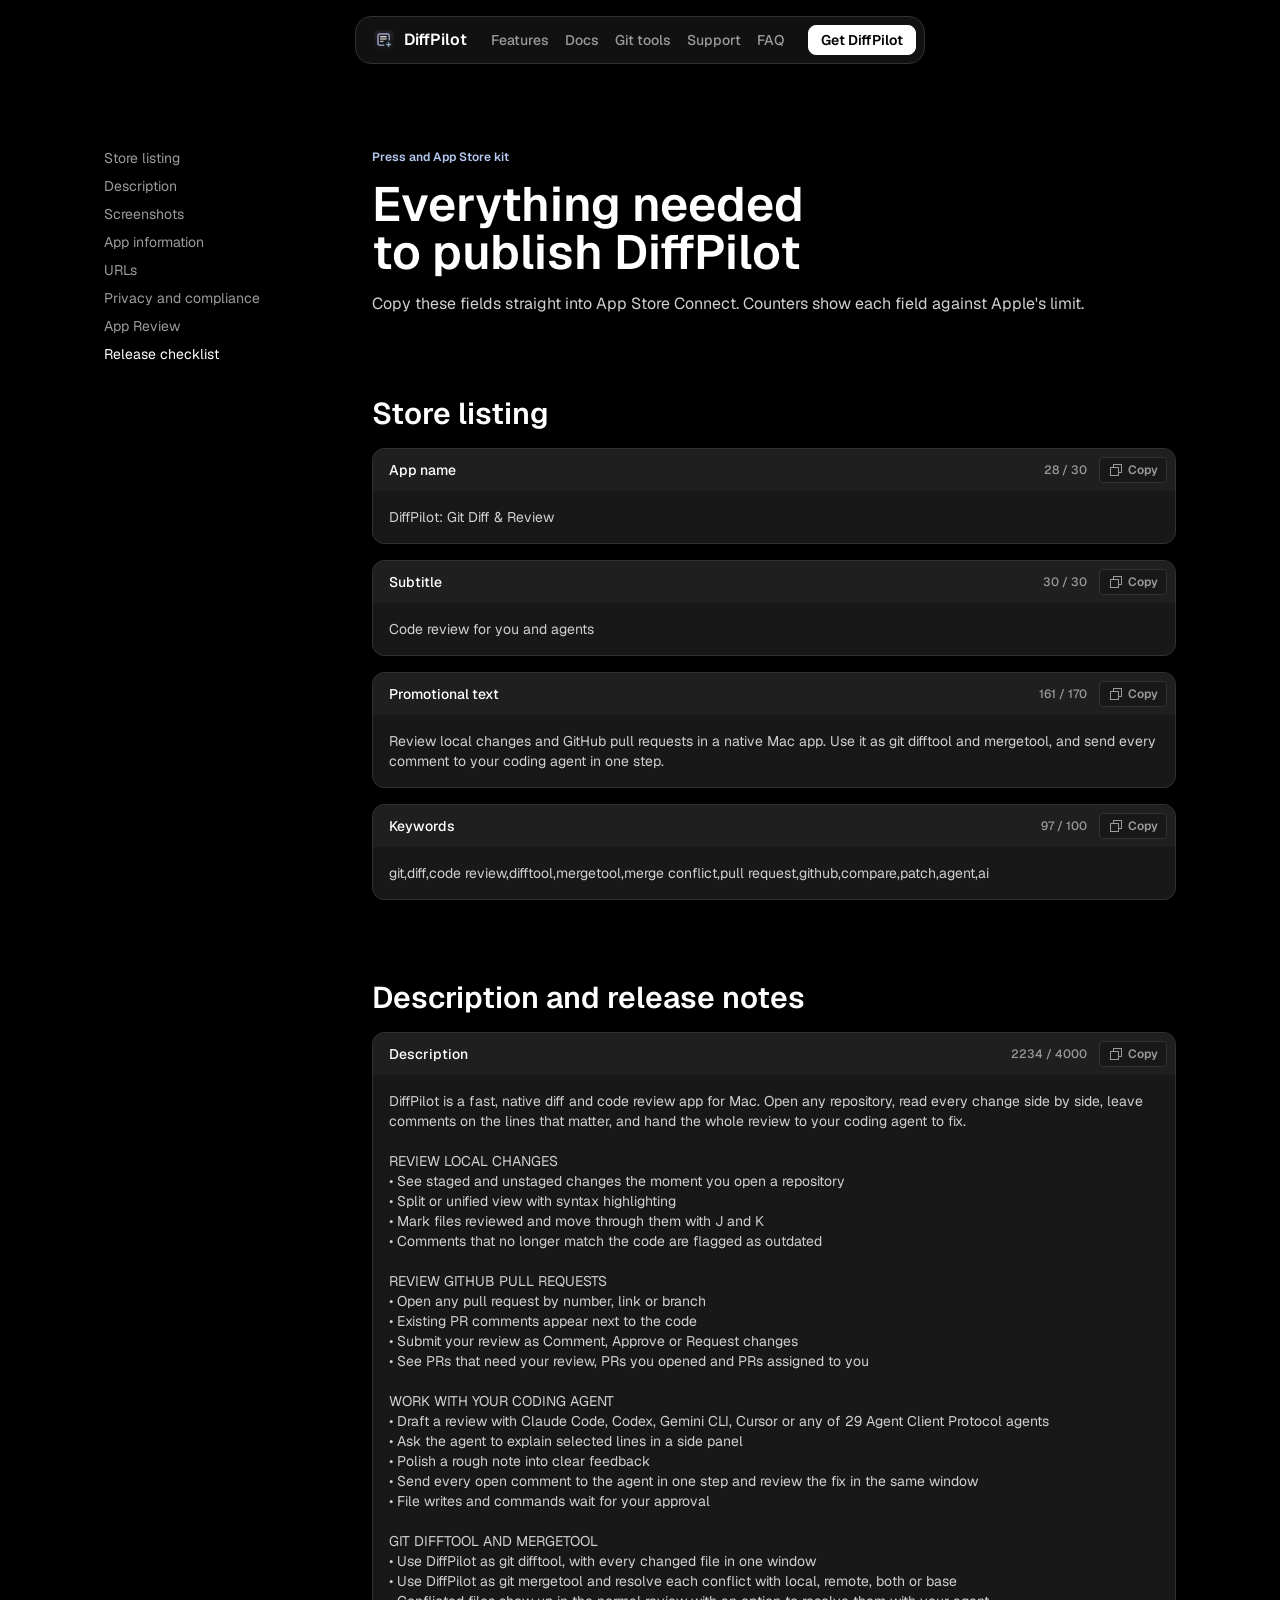
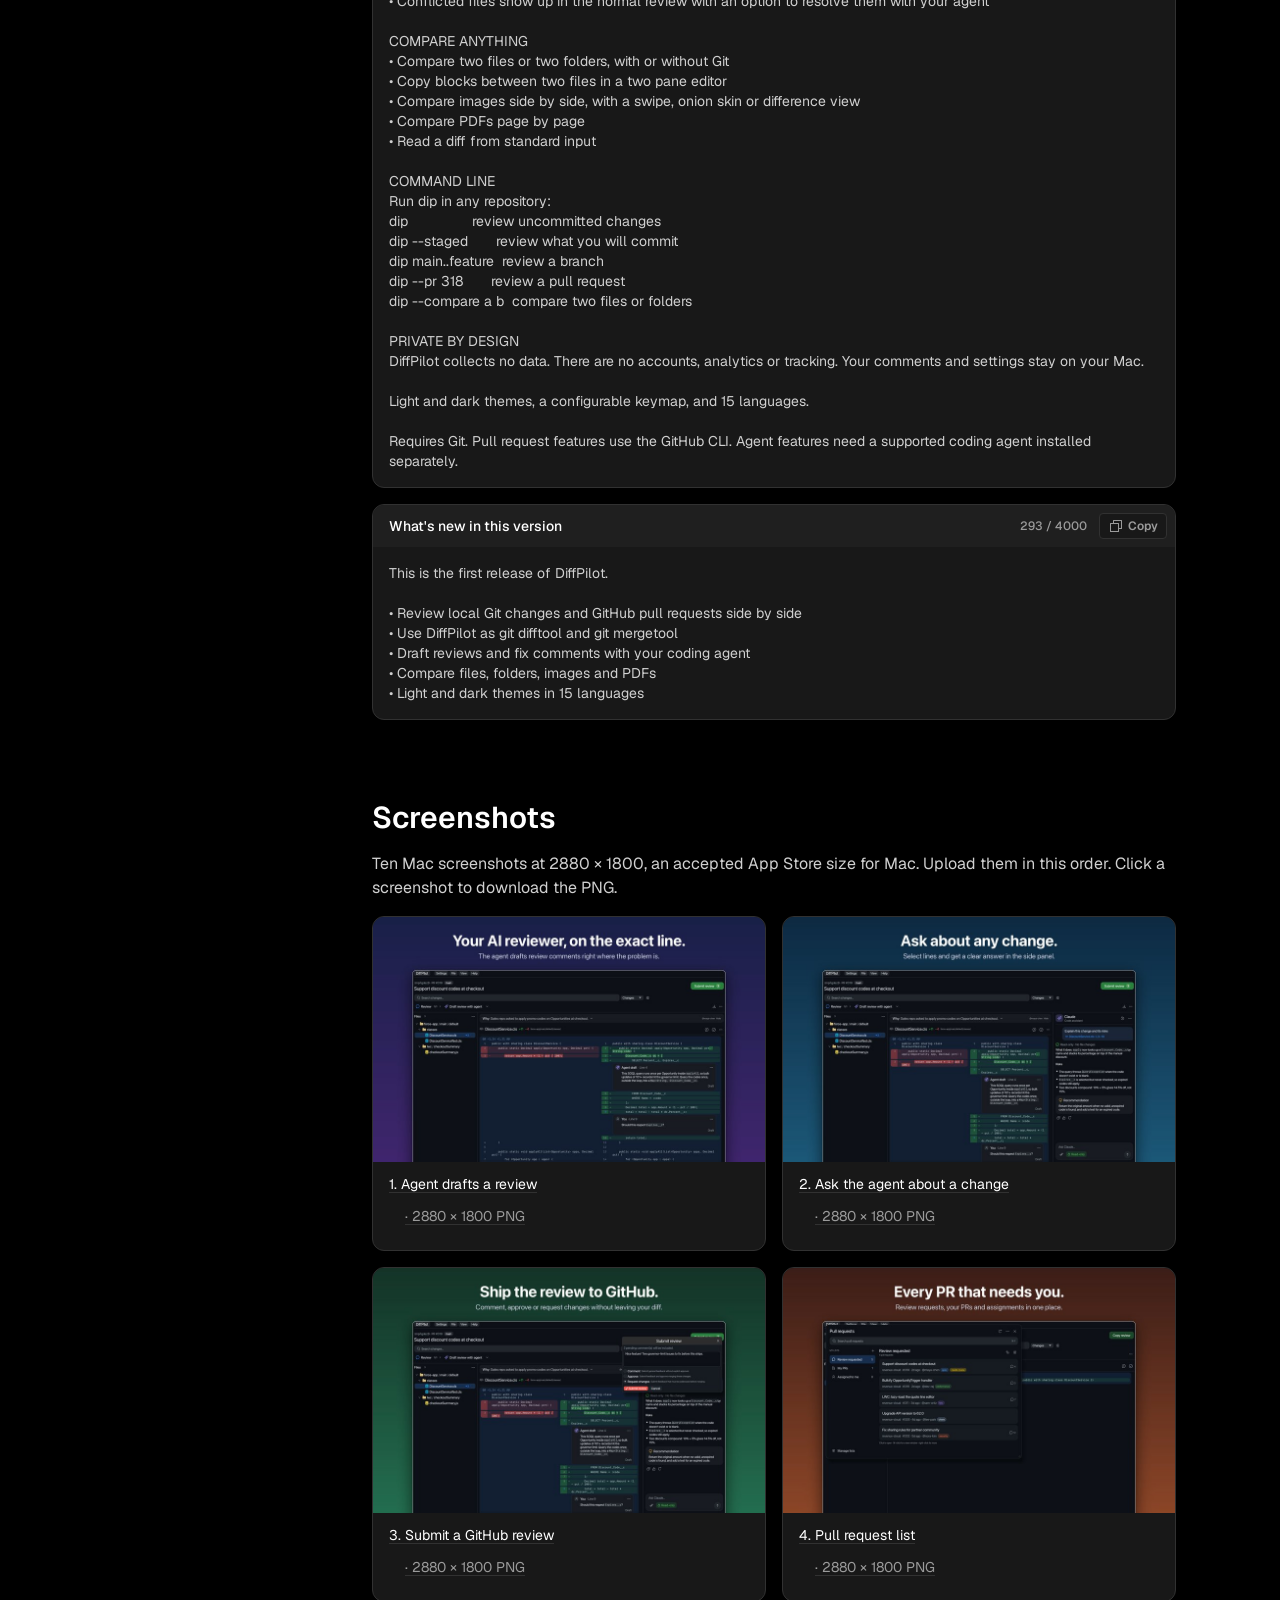
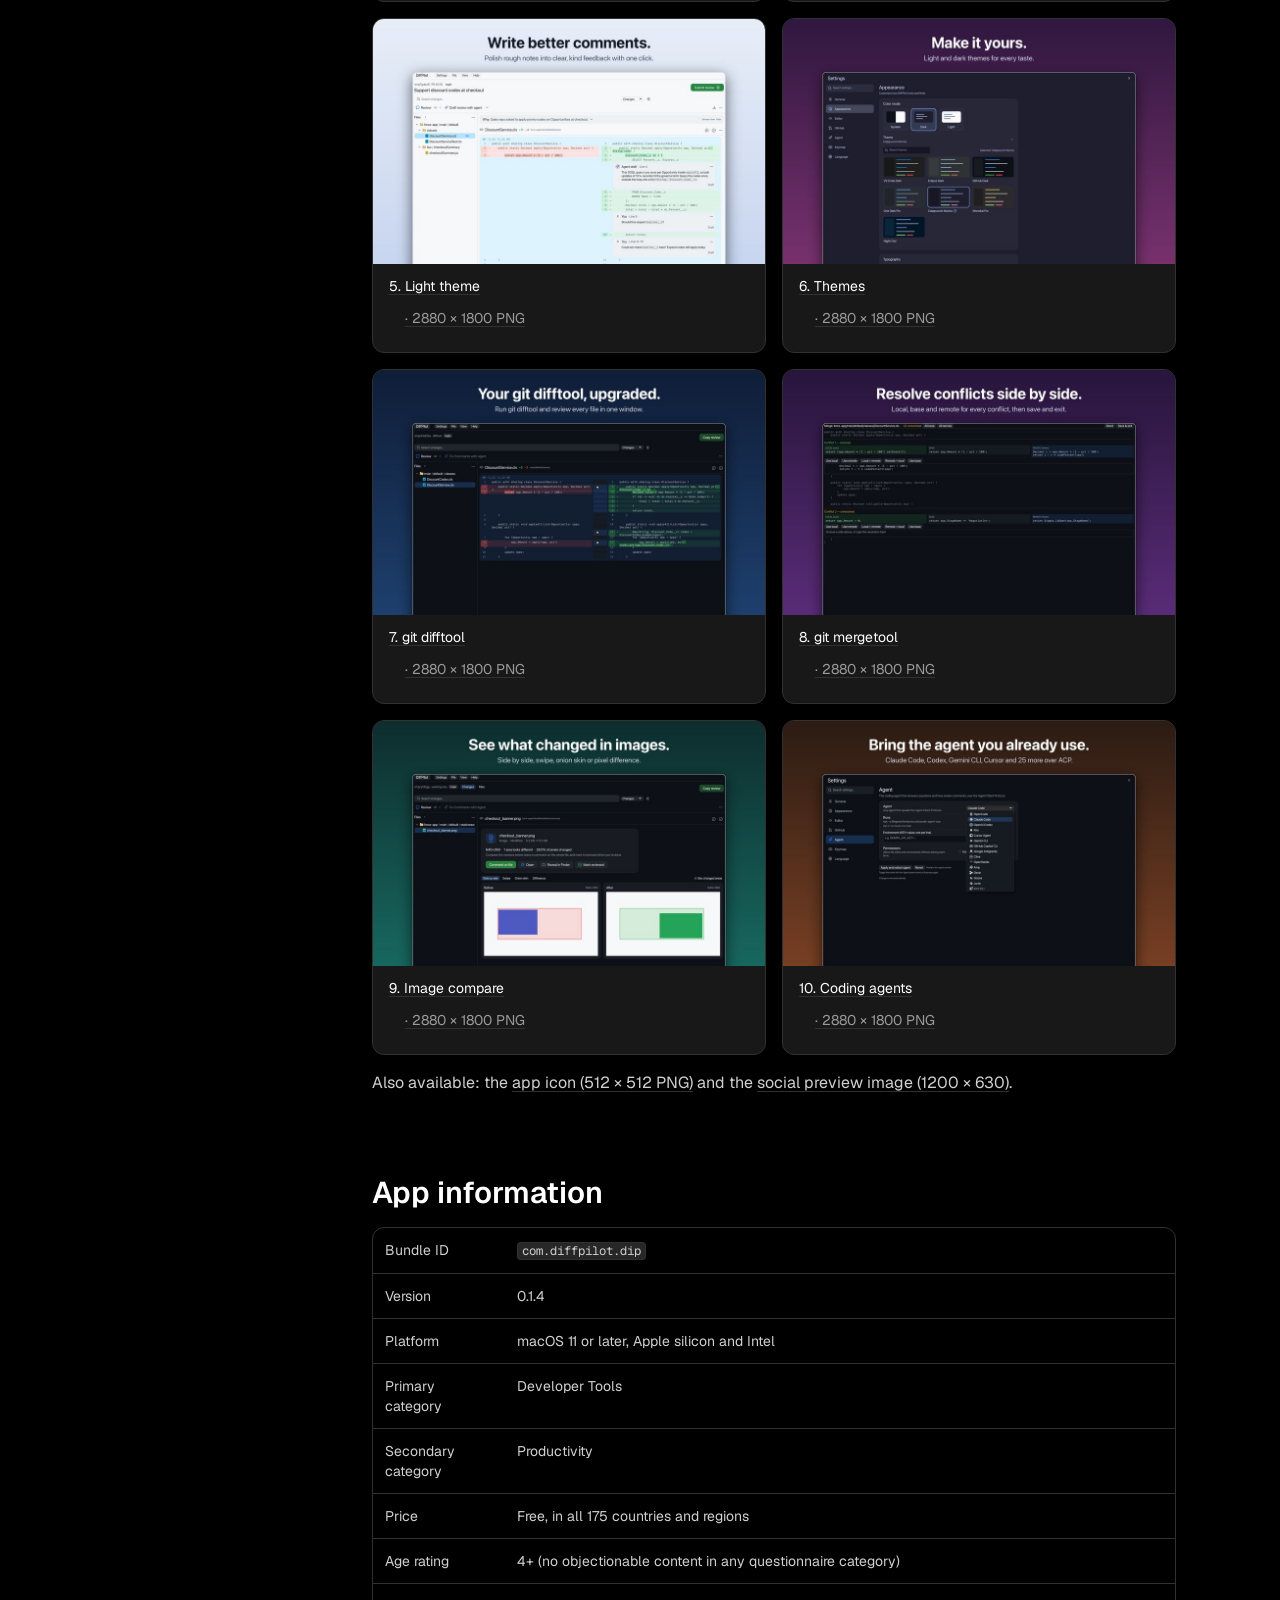
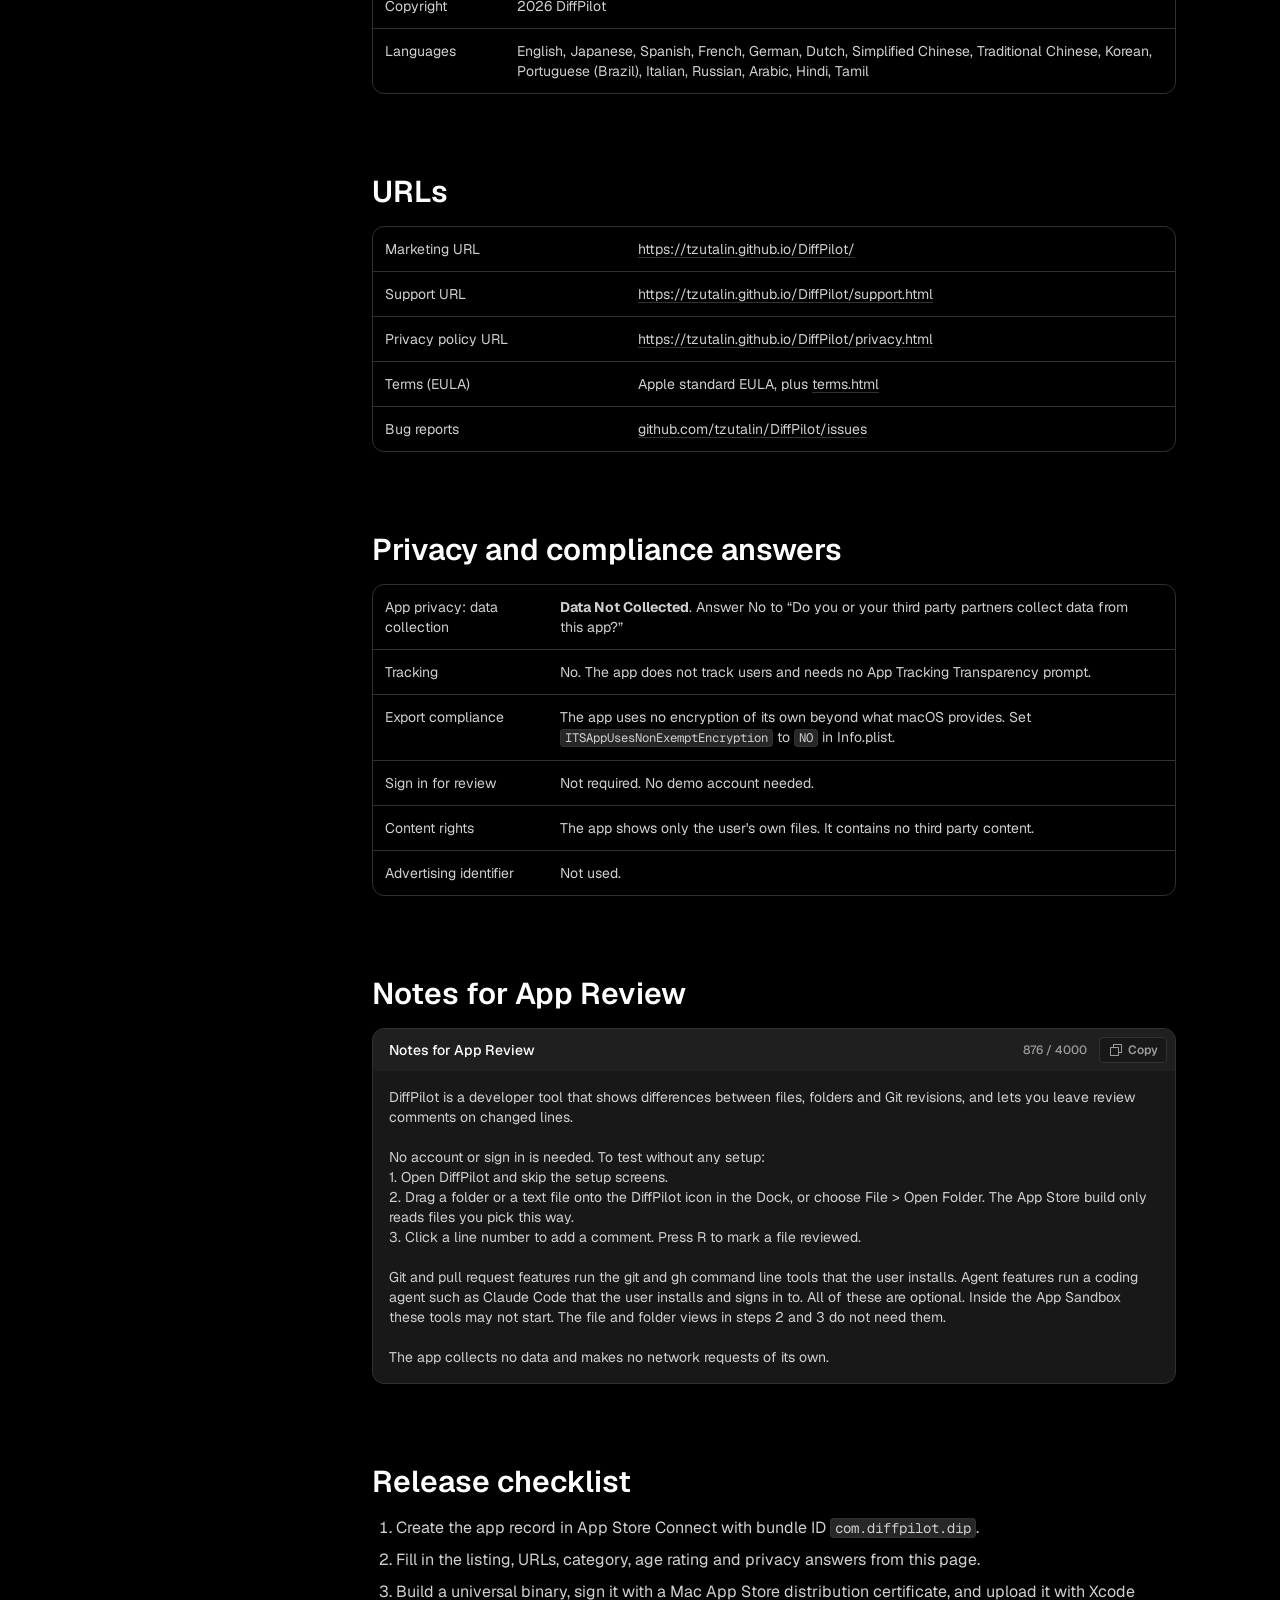
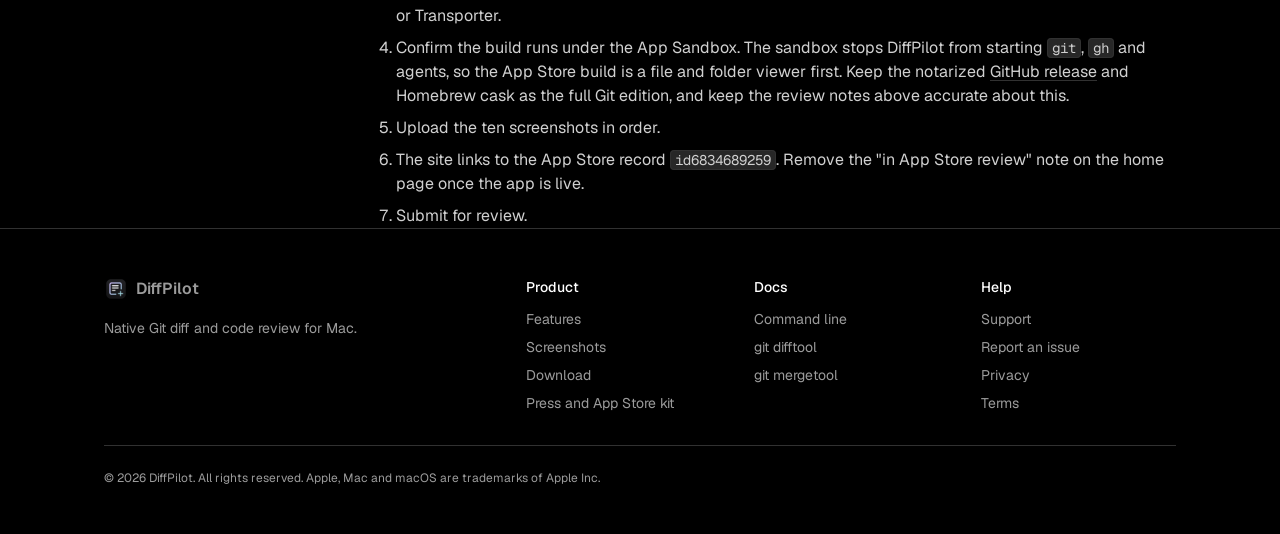
<file: app-store.html>
<!doctype html>
<html lang="en" class="no-js">
<head>
<meta charset="utf-8">
<meta name="viewport" content="width=device-width,initial-scale=1">
<title>DiffPilot press and App Store kit</title>
<meta name="description" content="App Store metadata, screenshots, privacy answers and review notes for DiffPilot for Mac.">
<link rel="canonical" href="https://tzutalin.github.io/DiffPilot/app-store.html">
<meta property="og:title" content="DiffPilot press and App Store kit">
<meta property="og:description" content="App Store metadata, screenshots, privacy answers and review notes for DiffPilot for Mac.">
<meta property="og:image" content="https://tzutalin.github.io/DiffPilot/assets/og.jpg">
<meta name="twitter:card" content="summary_large_image">
<meta name="theme-color" content="#000000">
<link rel="icon" href="favicon.png" type="image/png">
<link rel="apple-touch-icon" href="apple-touch-icon.png">
<link rel="preload" href="assets/fonts/geist.woff2" as="font" type="font/woff2" crossorigin>
<link rel="stylesheet" href="styles.css">
</head>
<body>
<a class="skip" href="#main">Skip to content</a>
<header>
<nav class="nav" aria-label="Primary">
  <a class="brand title-3" href="./"><img src="assets/app-icon.png" alt="" width="24" height="24">DiffPilot</a>
  <div class="links body-5" id="menu">
    <a href="./#features">Features</a>
    <a href="docs.html">Docs</a>
    <a href="docs.html#git-difftool">Git tools</a>
    <a href="support.html">Support</a>
    <a href="./#faq">FAQ</a>
  </div>
  <a class="btn primary sm cta" href="./#download">Get DiffPilot</a>
  <button class="toggle" type="button" aria-label="Open menu" aria-expanded="false" aria-controls="menu"><span></span><span></span></button>
</nav>
</header>

<main id="main" class="doc">
<div class="wrap doc-grid">
  <aside class="toc body-6" aria-label="On this page">
    <a href="#metadata">Store listing</a>
    <a href="#description">Description</a>
    <a href="#screens">Screenshots</a>
    <a href="#info">App information</a>
    <a href="#urls">URLs</a>
    <a href="#compliance">Privacy and compliance</a>
    <a href="#review">App Review</a>
    <a href="#checklist">Release checklist</a>
  </aside>
  <article class="prose">
    <header>
      <span class="caption-3" style="color:var(--accent)">Press and App Store kit</span>
      <h1 class="heading-2" style="margin-top:var(--s-100)">Everything needed to publish DiffPilot</h1>
      <p class="body-3 muted" style="margin-top:var(--s-200)">Copy these fields straight into App Store Connect. Counters show each field against Apple's limit.</p>
    </header>

    <h2 id="metadata" class="heading-4">Store listing</h2>
    <div class="field"><div class="bar"><span class="title-4">App name</span><span style="display:flex;gap:var(--s-100);align-items:center"><span class="count caption-4" data-limit="30" data-for="f-name"></span><button class="copy" type="button" data-copy="f-name"><span class="i i-sm" style="--src:url(assets/icons/copy.svg)"></span><span class="label">Copy</span></button></span></div><div class="val body-6" id="f-name">DiffPilot: Git Diff &amp; Review</div></div>
<div class="field"><div class="bar"><span class="title-4">Subtitle</span><span style="display:flex;gap:var(--s-100);align-items:center"><span class="count caption-4" data-limit="30" data-for="f-subtitle"></span><button class="copy" type="button" data-copy="f-subtitle"><span class="i i-sm" style="--src:url(assets/icons/copy.svg)"></span><span class="label">Copy</span></button></span></div><div class="val body-6" id="f-subtitle">Code review for you and agents</div></div>
<div class="field"><div class="bar"><span class="title-4">Promotional text</span><span style="display:flex;gap:var(--s-100);align-items:center"><span class="count caption-4" data-limit="170" data-for="f-promo"></span><button class="copy" type="button" data-copy="f-promo"><span class="i i-sm" style="--src:url(assets/icons/copy.svg)"></span><span class="label">Copy</span></button></span></div><div class="val body-6" id="f-promo">Review local changes and GitHub pull requests in a native Mac app. Use it as git difftool and mergetool, and send every comment to your coding agent in one step.</div></div>
<div class="field"><div class="bar"><span class="title-4">Keywords</span><span style="display:flex;gap:var(--s-100);align-items:center"><span class="count caption-4" data-limit="100" data-for="f-keywords"></span><button class="copy" type="button" data-copy="f-keywords"><span class="i i-sm" style="--src:url(assets/icons/copy.svg)"></span><span class="label">Copy</span></button></span></div><div class="val body-6" id="f-keywords">git,diff,code review,difftool,mergetool,merge conflict,pull request,github,compare,patch,agent,ai</div></div>

    <h2 id="description" class="heading-4">Description and release notes</h2>
    <div class="field"><div class="bar"><span class="title-4">Description</span><span style="display:flex;gap:var(--s-100);align-items:center"><span class="count caption-4" data-limit="4000" data-for="f-desc"></span><button class="copy" type="button" data-copy="f-desc"><span class="i i-sm" style="--src:url(assets/icons/copy.svg)"></span><span class="label">Copy</span></button></span></div><div class="val body-6" id="f-desc">DiffPilot is a fast, native diff and code review app for Mac. Open any repository, read every change side by side, leave comments on the lines that matter, and hand the whole review to your coding agent to fix.

REVIEW LOCAL CHANGES
• See staged and unstaged changes the moment you open a repository
• Split or unified view with syntax highlighting
• Mark files reviewed and move through them with J and K
• Comments that no longer match the code are flagged as outdated

REVIEW GITHUB PULL REQUESTS
• Open any pull request by number, link or branch
• Existing PR comments appear next to the code
• Submit your review as Comment, Approve or Request changes
• See PRs that need your review, PRs you opened and PRs assigned to you

WORK WITH YOUR CODING AGENT
• Draft a review with Claude Code, Codex, Gemini CLI, Cursor or any of 29 Agent Client Protocol agents
• Ask the agent to explain selected lines in a side panel
• Polish a rough note into clear feedback
• Send every open comment to the agent in one step and review the fix in the same window
• File writes and commands wait for your approval

GIT DIFFTOOL AND MERGETOOL
• Use DiffPilot as git difftool, with every changed file in one window
• Use DiffPilot as git mergetool and resolve each conflict with local, remote, both or base
• Conflicted files show up in the normal review with an option to resolve them with your agent

COMPARE ANYTHING
• Compare two files or two folders, with or without Git
• Copy blocks between two files in a two pane editor
• Compare images side by side, with a swipe, onion skin or difference view
• Compare PDFs page by page
• Read a diff from standard input

COMMAND LINE
Run dip in any repository:
dip                review uncommitted changes
dip --staged       review what you will commit
dip main..feature  review a branch
dip --pr 318       review a pull request
dip --compare a b  compare two files or folders

PRIVATE BY DESIGN
DiffPilot collects no data. There are no accounts, analytics or tracking. Your comments and settings stay on your Mac.

Light and dark themes, a configurable keymap, and 15 languages.

Requires Git. Pull request features use the GitHub CLI. Agent features need a supported coding agent installed separately.</div></div>
    <div class="field"><div class="bar"><span class="title-4">What's new in this version</span><span style="display:flex;gap:var(--s-100);align-items:center"><span class="count caption-4" data-limit="4000" data-for="f-notes"></span><button class="copy" type="button" data-copy="f-notes"><span class="i i-sm" style="--src:url(assets/icons/copy.svg)"></span><span class="label">Copy</span></button></span></div><div class="val body-6" id="f-notes">This is the first release of DiffPilot.

• Review local Git changes and GitHub pull requests side by side
• Use DiffPilot as git difftool and git mergetool
• Draft reviews and fix comments with your coding agent
• Compare files, folders, images and PDFs
• Light and dark themes in 15 languages</div></div>

    <h2 id="screens" class="heading-4">Screenshots</h2>
    <p>Ten Mac screenshots at 2880 × 1800, an accepted App Store size for Mac. Upload them in this order. Click a screenshot to download the PNG.</p>
    <div class="shots">
      <a href="assets/app-store/01-agent-review.png" download><img loading="lazy" src="assets/app-store/01-agent-review-thumb.jpg" width="800" height="500" alt="App Store screenshot: Agent drafts a review"><span class="caption-2">1. Agent drafts a review<span class="muted"> · 2880 × 1800 PNG</span></span></a>
      <a href="assets/app-store/02-ask-agent.png" download><img loading="lazy" src="assets/app-store/02-ask-agent-thumb.jpg" width="800" height="500" alt="App Store screenshot: Ask the agent about a change"><span class="caption-2">2. Ask the agent about a change<span class="muted"> · 2880 × 1800 PNG</span></span></a>
      <a href="assets/app-store/03-submit-review.png" download><img loading="lazy" src="assets/app-store/03-submit-review-thumb.jpg" width="800" height="500" alt="App Store screenshot: Submit a GitHub review"><span class="caption-2">3. Submit a GitHub review<span class="muted"> · 2880 × 1800 PNG</span></span></a>
      <a href="assets/app-store/04-pull-requests.png" download><img loading="lazy" src="assets/app-store/04-pull-requests-thumb.jpg" width="800" height="500" alt="App Store screenshot: Pull request list"><span class="caption-2">4. Pull request list<span class="muted"> · 2880 × 1800 PNG</span></span></a>
      <a href="assets/app-store/05-light-theme.png" download><img loading="lazy" src="assets/app-store/05-light-theme-thumb.jpg" width="800" height="500" alt="App Store screenshot: Light theme"><span class="caption-2">5. Light theme<span class="muted"> · 2880 × 1800 PNG</span></span></a>
      <a href="assets/app-store/06-themes.png" download><img loading="lazy" src="assets/app-store/06-themes-thumb.jpg" width="800" height="500" alt="App Store screenshot: Themes"><span class="caption-2">6. Themes<span class="muted"> · 2880 × 1800 PNG</span></span></a>
      <a href="assets/app-store/07-difftool.png" download><img loading="lazy" src="assets/app-store/07-difftool-thumb.jpg" width="800" height="500" alt="App Store screenshot: git difftool"><span class="caption-2">7. git difftool<span class="muted"> · 2880 × 1800 PNG</span></span></a>
      <a href="assets/app-store/08-mergetool.png" download><img loading="lazy" src="assets/app-store/08-mergetool-thumb.jpg" width="800" height="500" alt="App Store screenshot: git mergetool"><span class="caption-2">8. git mergetool<span class="muted"> · 2880 × 1800 PNG</span></span></a>
      <a href="assets/app-store/09-image-compare.png" download><img loading="lazy" src="assets/app-store/09-image-compare-thumb.jpg" width="800" height="500" alt="App Store screenshot: Image compare"><span class="caption-2">9. Image compare<span class="muted"> · 2880 × 1800 PNG</span></span></a>
      <a href="assets/app-store/10-agents.png" download><img loading="lazy" src="assets/app-store/10-agents-thumb.jpg" width="800" height="500" alt="App Store screenshot: Choose from 29 coding agents"><span class="caption-2">10. Coding agents<span class="muted"> · 2880 × 1800 PNG</span></span></a>
    </div>
    <p>Also available: the <a href="assets/app-icon.png" download>app icon (512 × 512 PNG)</a> and the <a href="assets/og.jpg" download>social preview image (1200 × 630)</a>.</p>

    <h2 id="info" class="heading-4">App information</h2>
    <div class="table-wrap"><table><tbody>
        <tr><td>Bundle ID</td><td><code>com.diffpilot.dip</code></td></tr>
        <tr><td>Version</td><td>0.1.4</td></tr>
        <tr><td>Platform</td><td>macOS 11 or later, Apple silicon and Intel</td></tr>
        <tr><td>Primary category</td><td>Developer Tools</td></tr>
        <tr><td>Secondary category</td><td>Productivity</td></tr>
        <tr><td>Price</td><td>Free, in all 175 countries and regions</td></tr>
        <tr><td>Age rating</td><td>4+ (no objectionable content in any questionnaire category)</td></tr>
        <tr><td>Copyright</td><td>2026 DiffPilot</td></tr>
        <tr><td>Languages</td><td>English, Japanese, Spanish, French, German, Dutch, Simplified Chinese, Traditional Chinese, Korean, Portuguese (Brazil), Italian, Russian, Arabic, Hindi, Tamil</td></tr>
    </tbody></table></div>

    <h2 id="urls" class="heading-4">URLs</h2>
    <div class="table-wrap"><table><tbody>
        <tr><td>Marketing URL</td><td><a href="https://tzutalin.github.io/DiffPilot/">https://tzutalin.github.io/DiffPilot/</a></td></tr>
        <tr><td>Support URL</td><td><a href="https://tzutalin.github.io/DiffPilot/support.html">https://tzutalin.github.io/DiffPilot/support.html</a></td></tr>
        <tr><td>Privacy policy URL</td><td><a href="https://tzutalin.github.io/DiffPilot/privacy.html">https://tzutalin.github.io/DiffPilot/privacy.html</a></td></tr>
        <tr><td>Terms (EULA)</td><td>Apple standard EULA, plus <a href="terms.html">terms.html</a></td></tr>
        <tr><td>Bug reports</td><td><a href="https://github.com/tzutalin/DiffPilot/issues">github.com/tzutalin/DiffPilot/issues</a></td></tr>
    </tbody></table></div>

    <h2 id="compliance" class="heading-4">Privacy and compliance answers</h2>
    <div class="table-wrap"><table><tbody>
        <tr><td>App privacy: data collection</td><td><strong>Data Not Collected</strong>. Answer No to “Do you or your third party partners collect data from this app?”</td></tr>
        <tr><td>Tracking</td><td>No. The app does not track users and needs no App Tracking Transparency prompt.</td></tr>
        <tr><td>Export compliance</td><td>The app uses no encryption of its own beyond what macOS provides. Set <code>ITSAppUsesNonExemptEncryption</code> to <code>NO</code> in Info.plist.</td></tr>
        <tr><td>Sign in for review</td><td>Not required. No demo account needed.</td></tr>
        <tr><td>Content rights</td><td>The app shows only the user's own files. It contains no third party content.</td></tr>
        <tr><td>Advertising identifier</td><td>Not used.</td></tr>
    </tbody></table></div>

    <h2 id="review" class="heading-4">Notes for App Review</h2>
    <div class="field"><div class="bar"><span class="title-4">Notes for App Review</span><span style="display:flex;gap:var(--s-100);align-items:center"><span class="count caption-4" data-limit="4000" data-for="f-review"></span><button class="copy" type="button" data-copy="f-review"><span class="i i-sm" style="--src:url(assets/icons/copy.svg)"></span><span class="label">Copy</span></button></span></div><div class="val body-6" id="f-review">DiffPilot is a developer tool that shows differences between files, folders and Git revisions, and lets you leave review comments on changed lines.

No account or sign in is needed. To test without any setup:
1. Open DiffPilot and skip the setup screens.
2. Drag a folder or a text file onto the DiffPilot icon in the Dock, or choose File &gt; Open Folder. The App Store build only reads files you pick this way.
3. Click a line number to add a comment. Press R to mark a file reviewed.

Git and pull request features run the git and gh command line tools that the user installs. Agent features run a coding agent such as Claude Code that the user installs and signs in to. All of these are optional. Inside the App Sandbox these tools may not start. The file and folder views in steps 2 and 3 do not need them.

The app collects no data and makes no network requests of its own.</div></div>

    <h2 id="checklist" class="heading-4">Release checklist</h2>
    <ol>
      <li>Create the app record in App Store Connect with bundle ID <code>com.diffpilot.dip</code>.</li>
      <li>Fill in the listing, URLs, category, age rating and privacy answers from this page.</li>
      <li>Build a universal binary, sign it with a Mac App Store distribution certificate, and upload it with Xcode or Transporter.</li>
      <li>Confirm the build runs under the App Sandbox. The sandbox stops DiffPilot from starting <code>git</code>, <code>gh</code> and agents, so the App Store build is a file and folder viewer first. Keep the notarized <a href="https://github.com/tzutalin/DiffPilot/releases">GitHub release</a> and Homebrew cask as the full Git edition, and keep the review notes above accurate about this.</li>
      <li>Upload the ten screenshots in order.</li>
      <li>The site links to the App Store record <code>id6834689259</code>. Remove the "in App Store review" note on the home page once the app is live.</li>
      <li>Submit for review.</li>
    </ol>
  </article>
</div>
</main>

<footer>
  <div class="wrap body-6">
    <div><a class="brand title-3" href="./"><img src="assets/app-icon.png" alt="" width="24" height="24">DiffPilot</a><p style="margin-top:var(--s-100);max-width:320px">Native Git diff and code review for Mac.</p></div>
    <div><h2 class="title-4">Product</h2><ul><li><a href="./#features">Features</a></li><li><a href="./#tour">Screenshots</a></li><li><a href="./#download">Download</a></li><li><a href="app-store.html">Press and App Store kit</a></li></ul></div>
    <div><h2 class="title-4">Docs</h2><ul><li><a href="docs.html#cli">Command line</a></li><li><a href="docs.html#git-difftool">git difftool</a></li><li><a href="docs.html#git-mergetool">git mergetool</a></li></ul></div>
    <div><h2 class="title-4">Help</h2><ul><li><a href="support.html">Support</a></li><li><a href="https://github.com/tzutalin/DiffPilot/issues/new/choose">Report an issue</a></li><li><a href="privacy.html">Privacy</a></li><li><a href="terms.html">Terms</a></li></ul></div>
    <p class="legal caption-5">© 2026 DiffPilot. All rights reserved. Apple, Mac and macOS are trademarks of Apple Inc.</p>
  </div>
</footer>
<script src="main.js"></script>
</body>
</html>
</file>
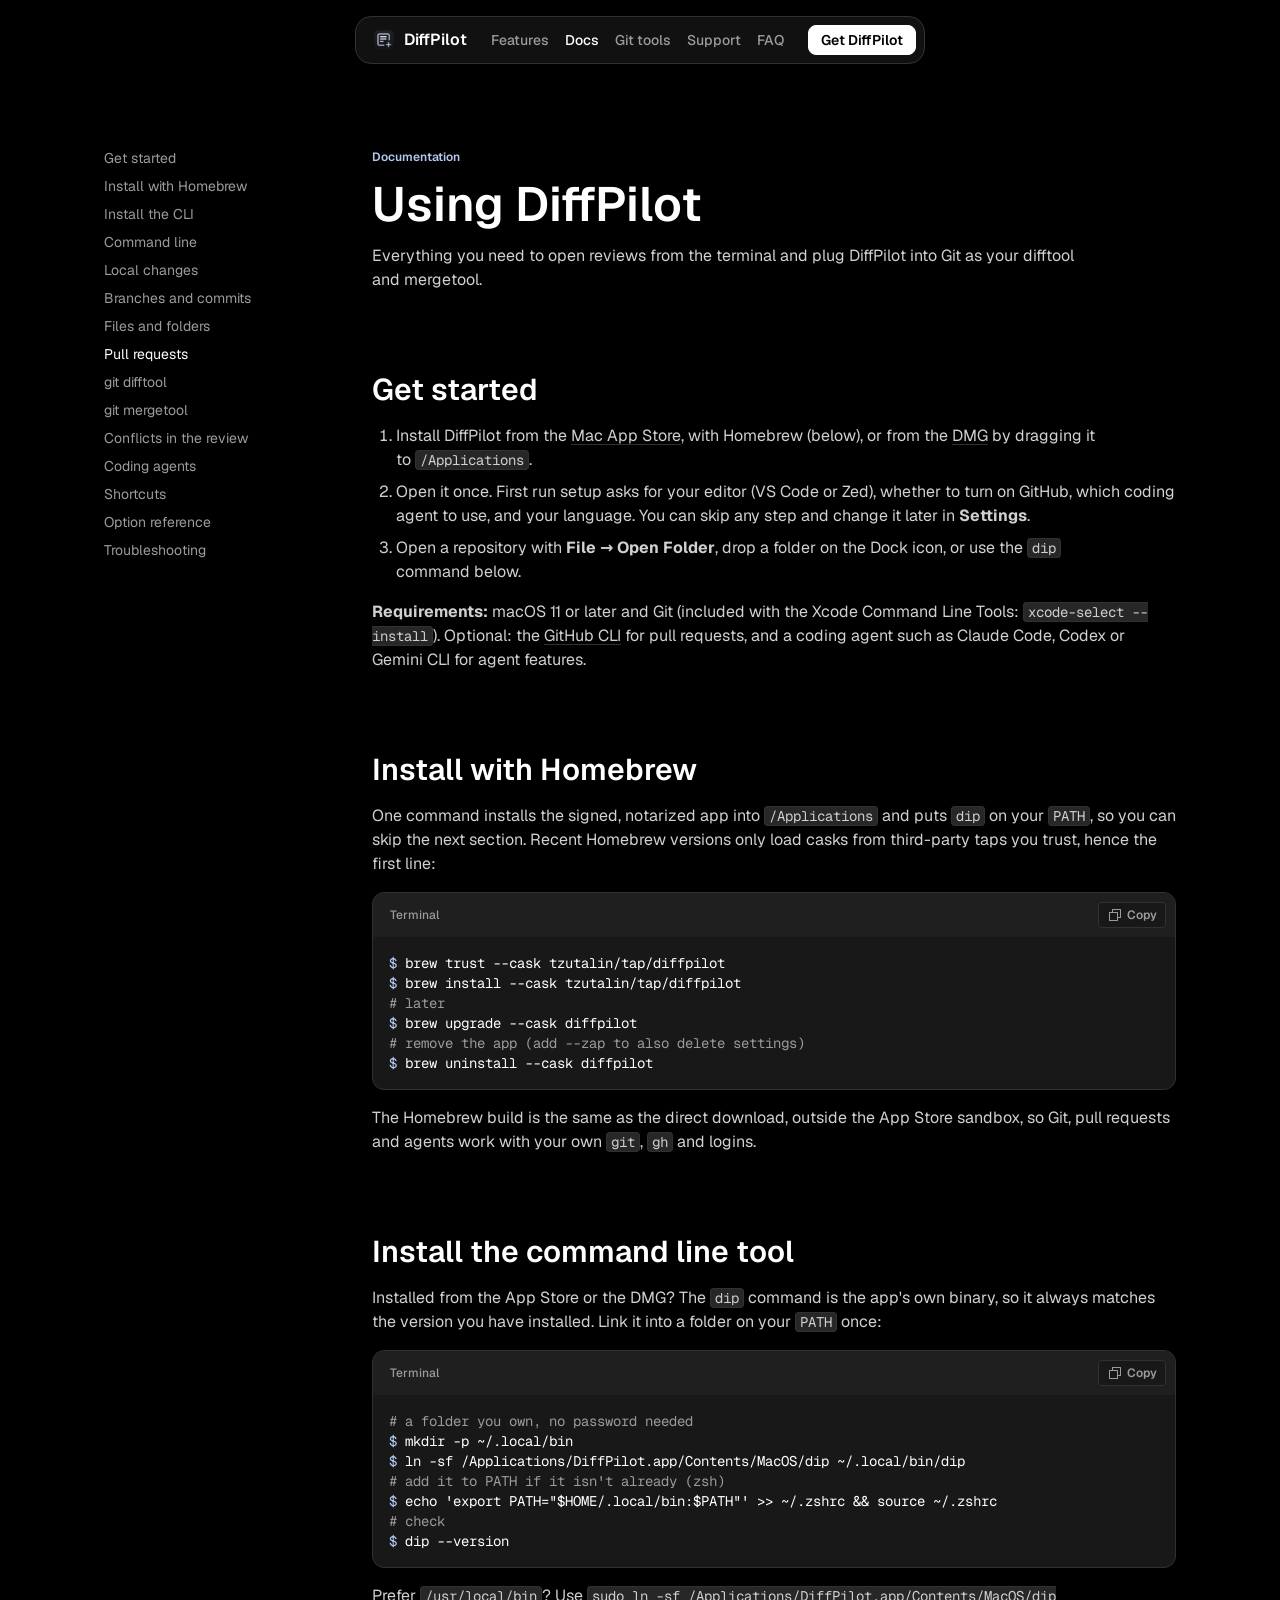
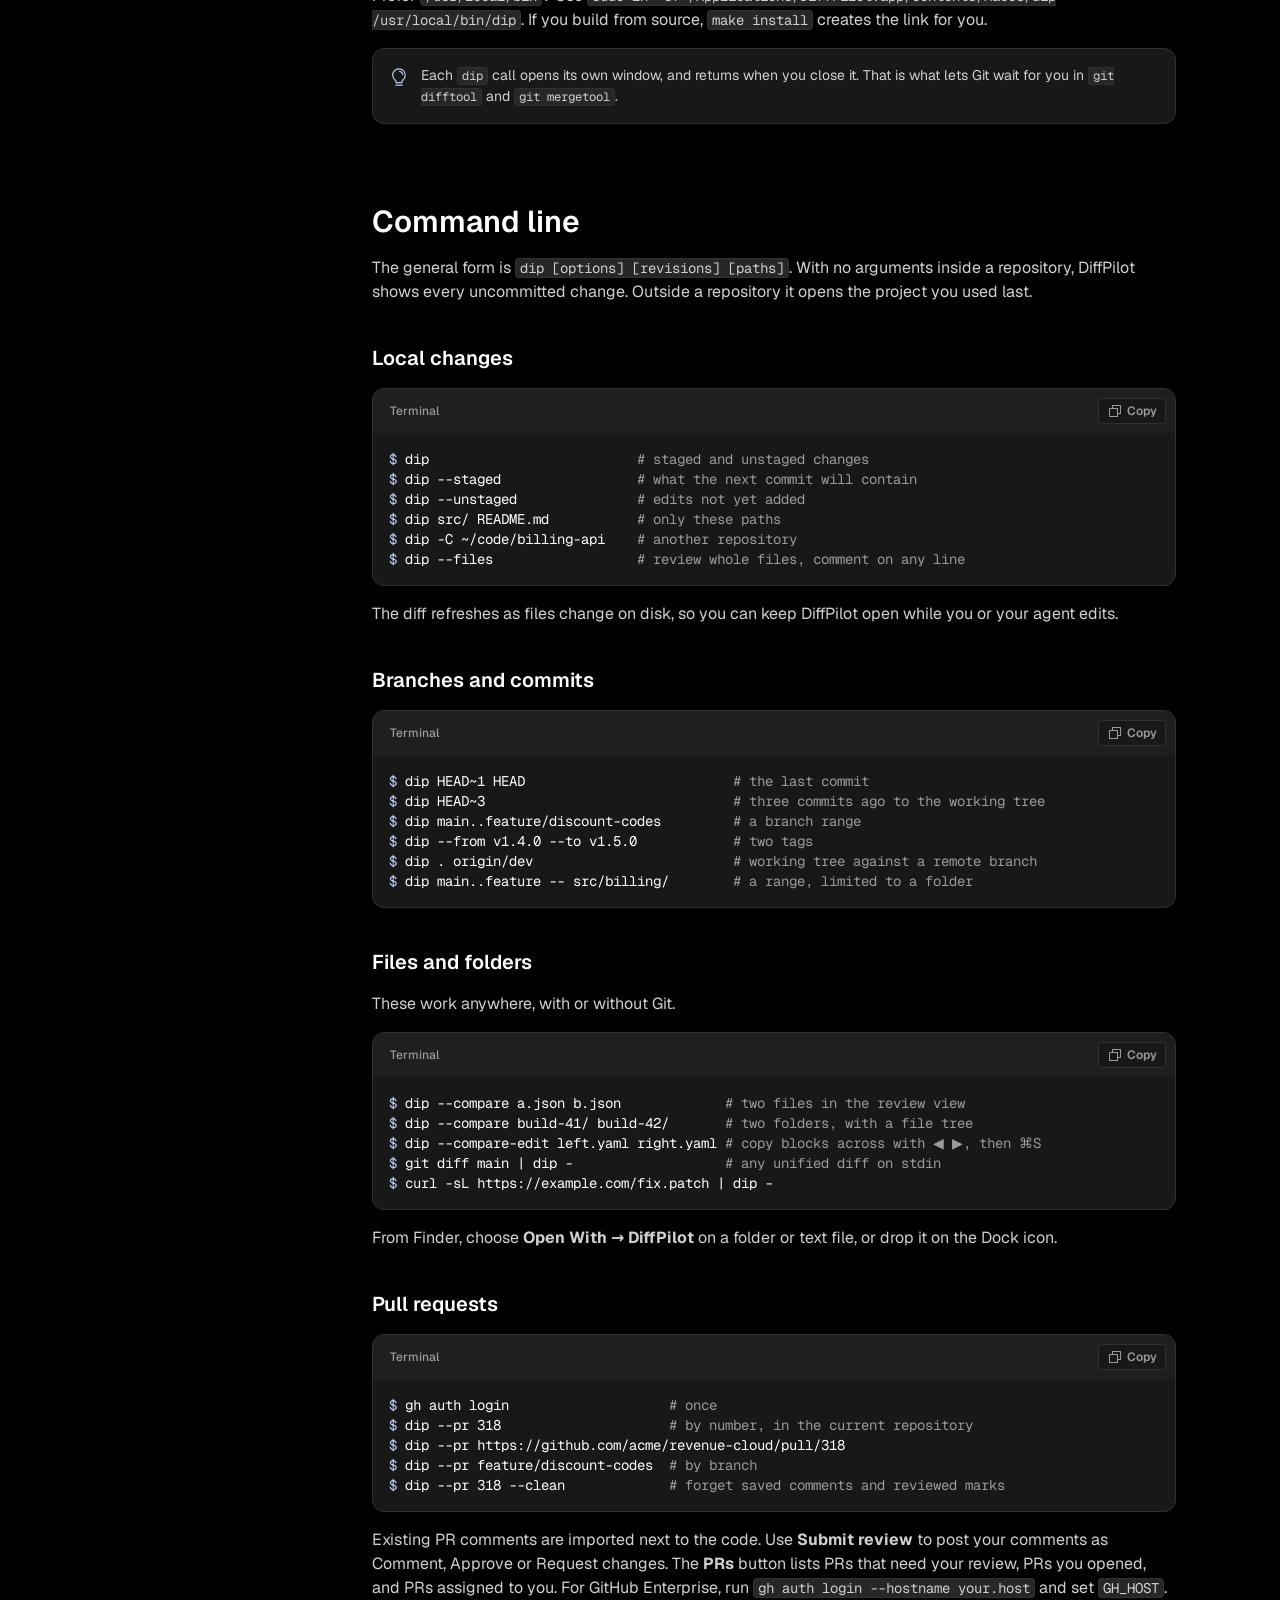
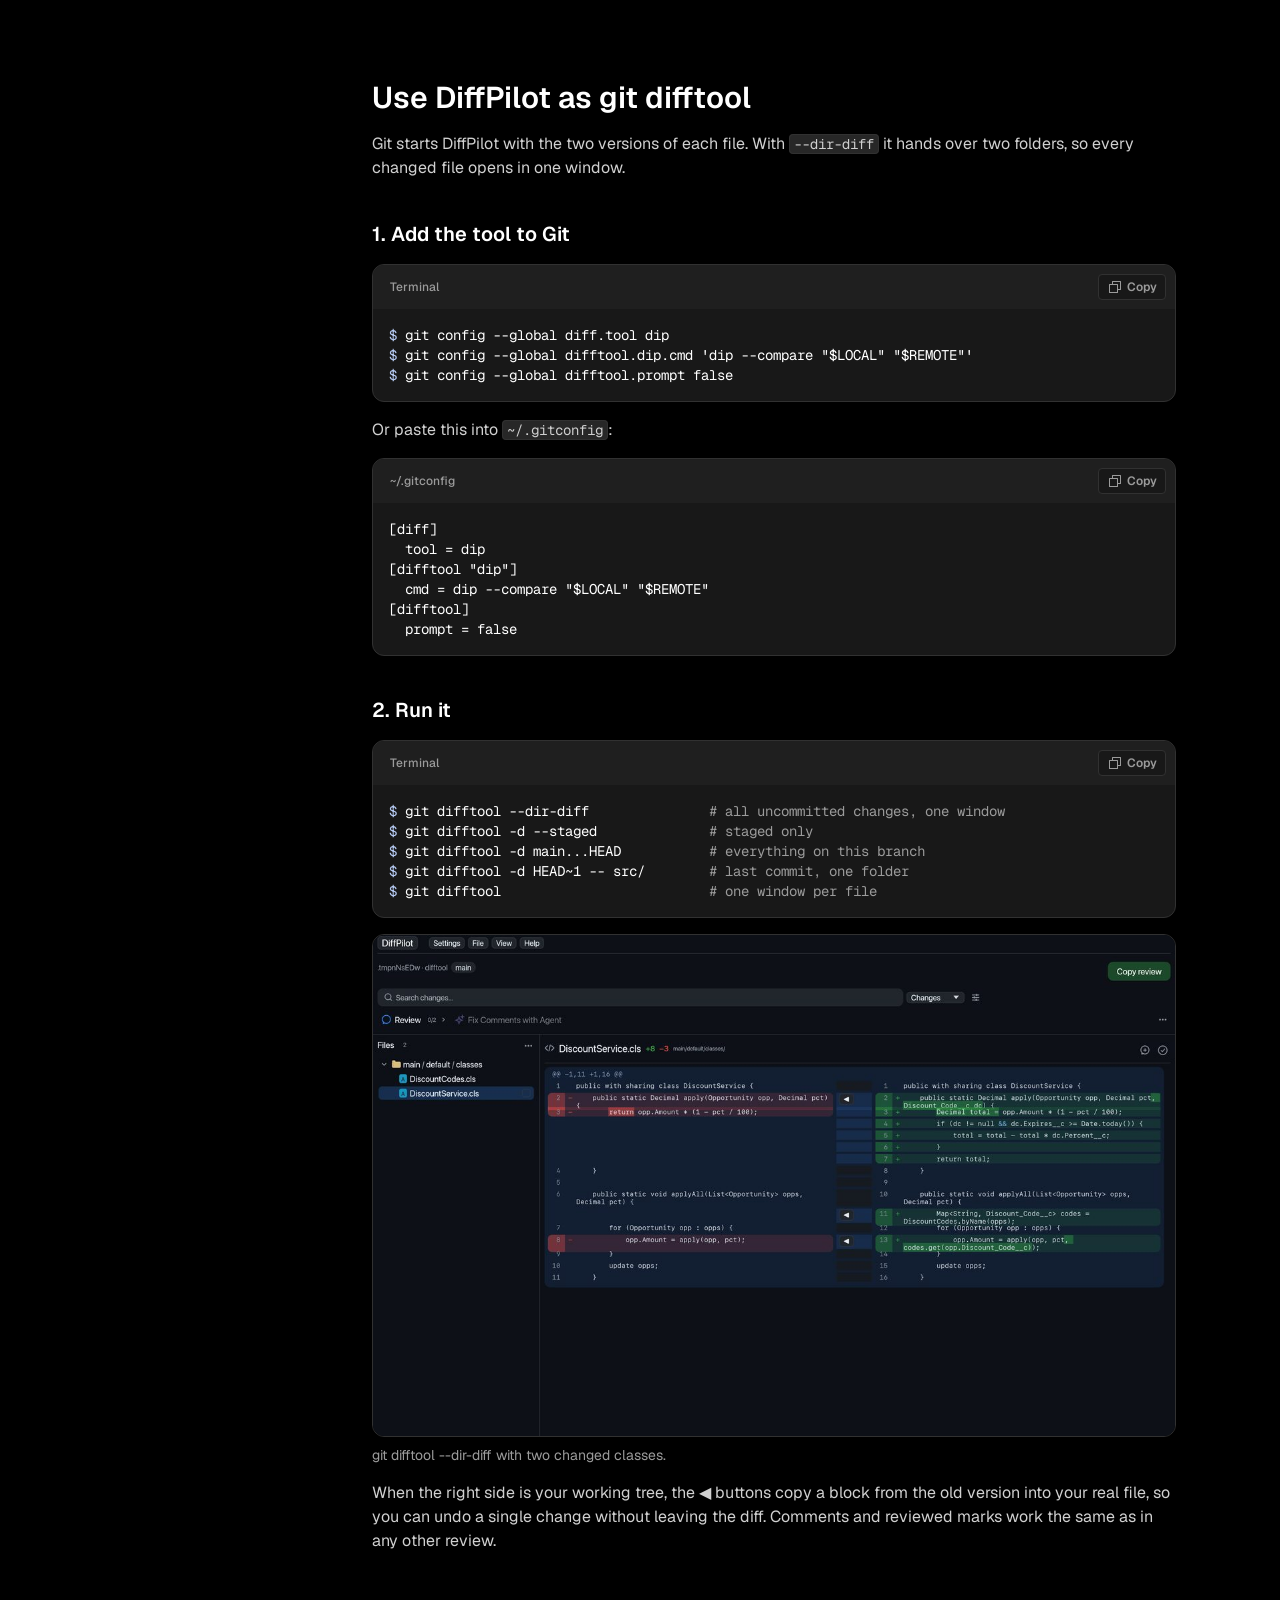
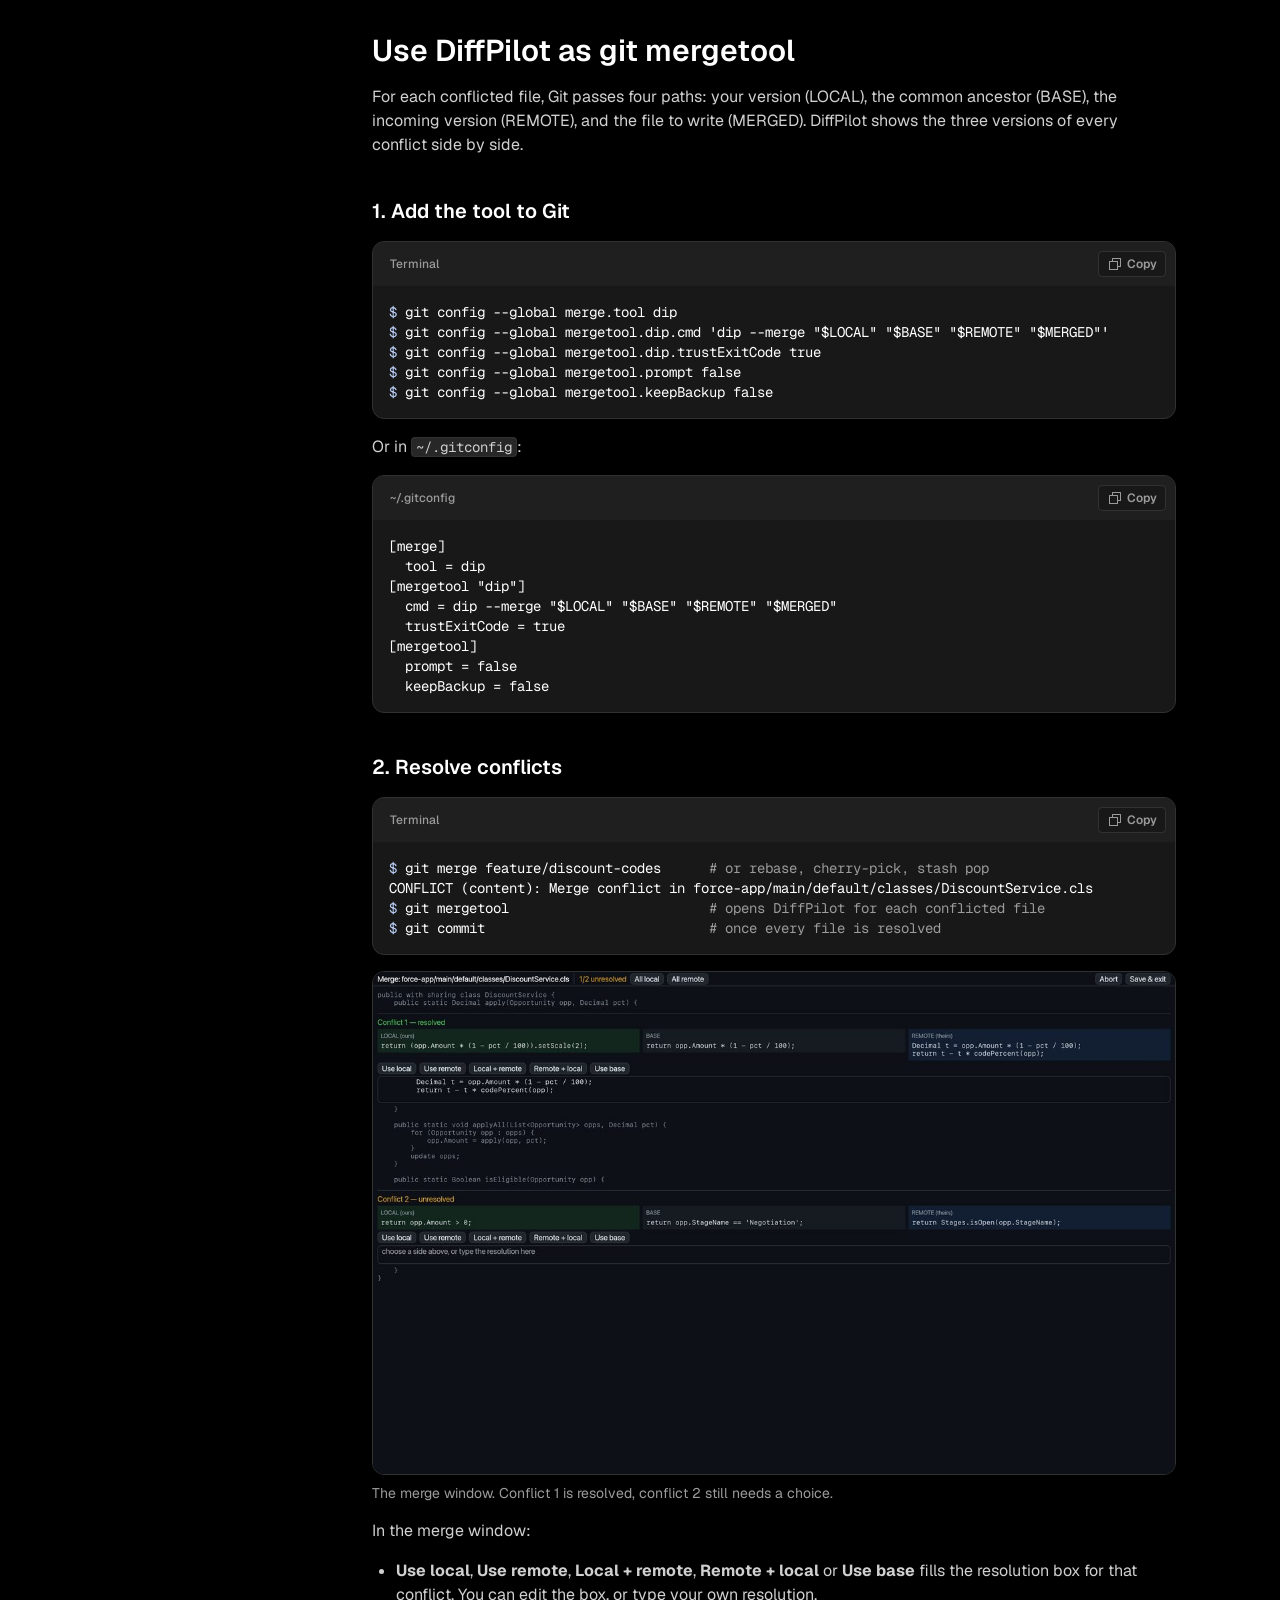
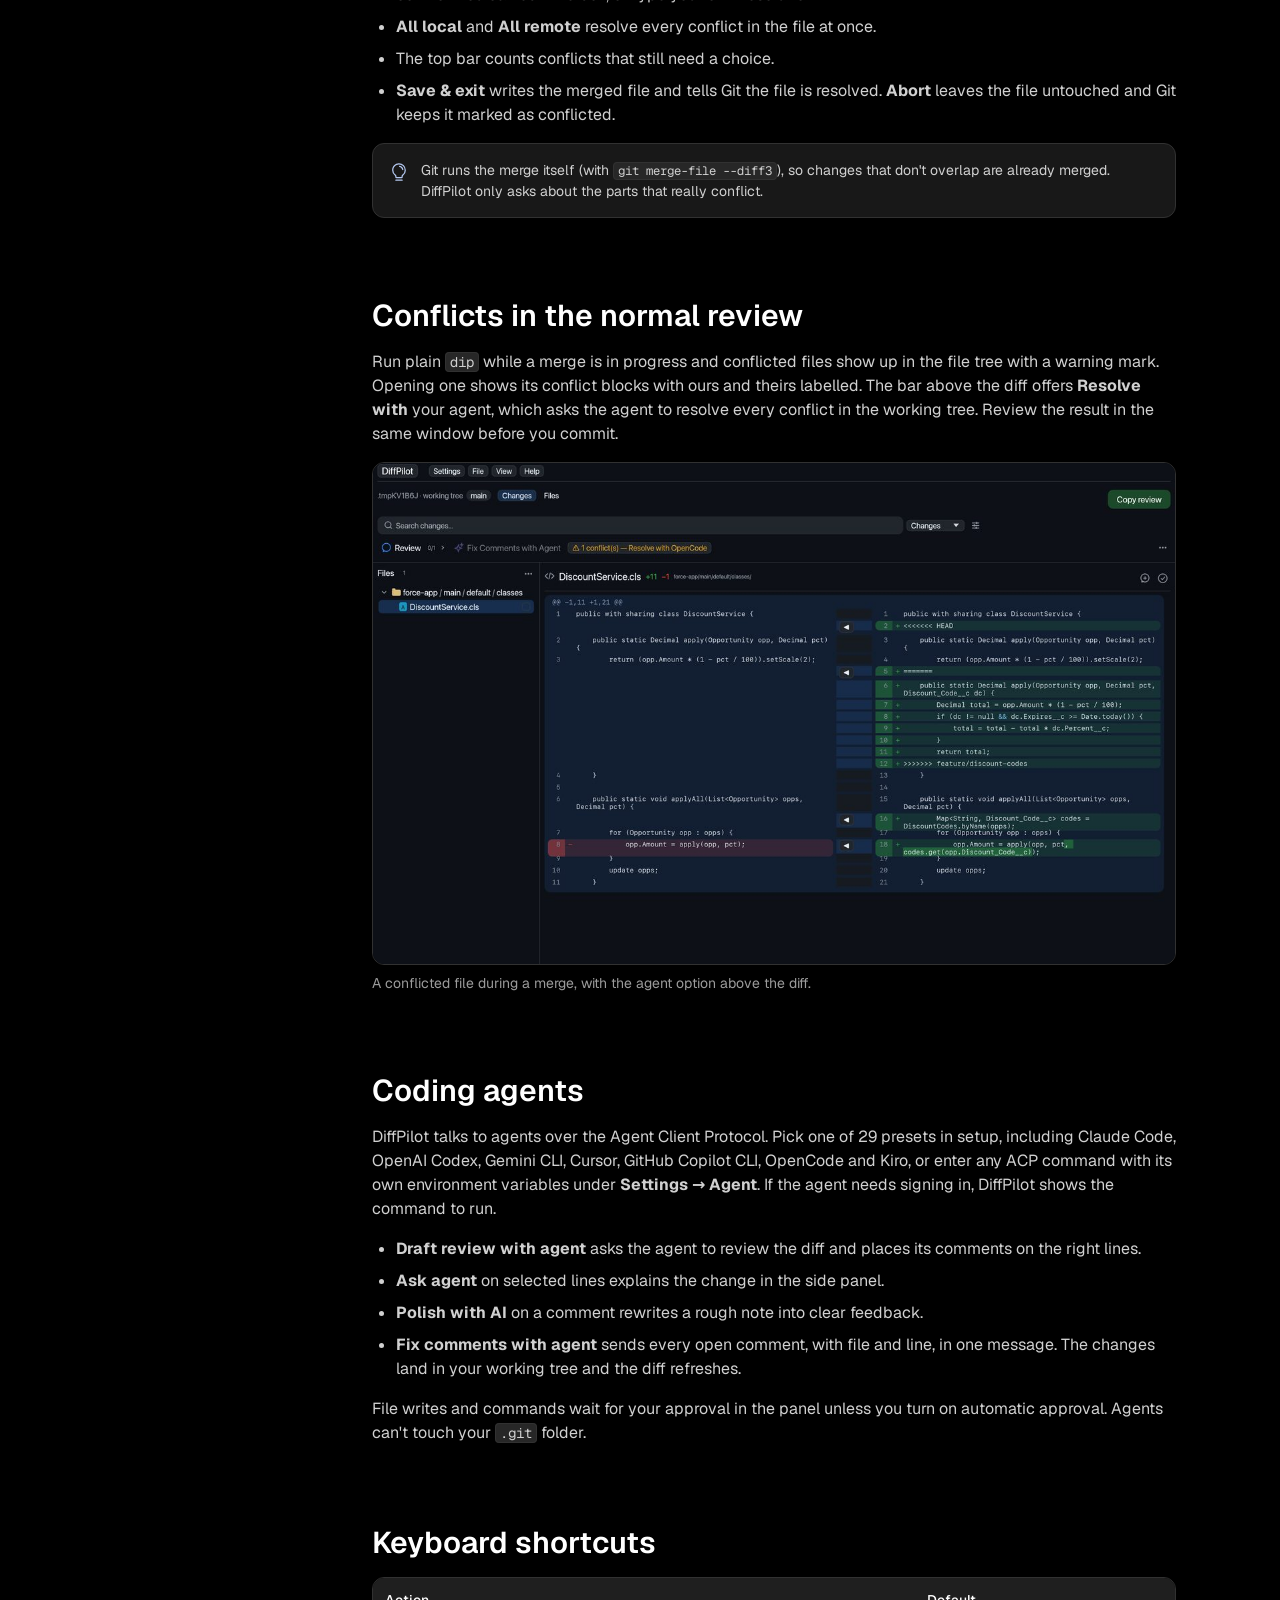
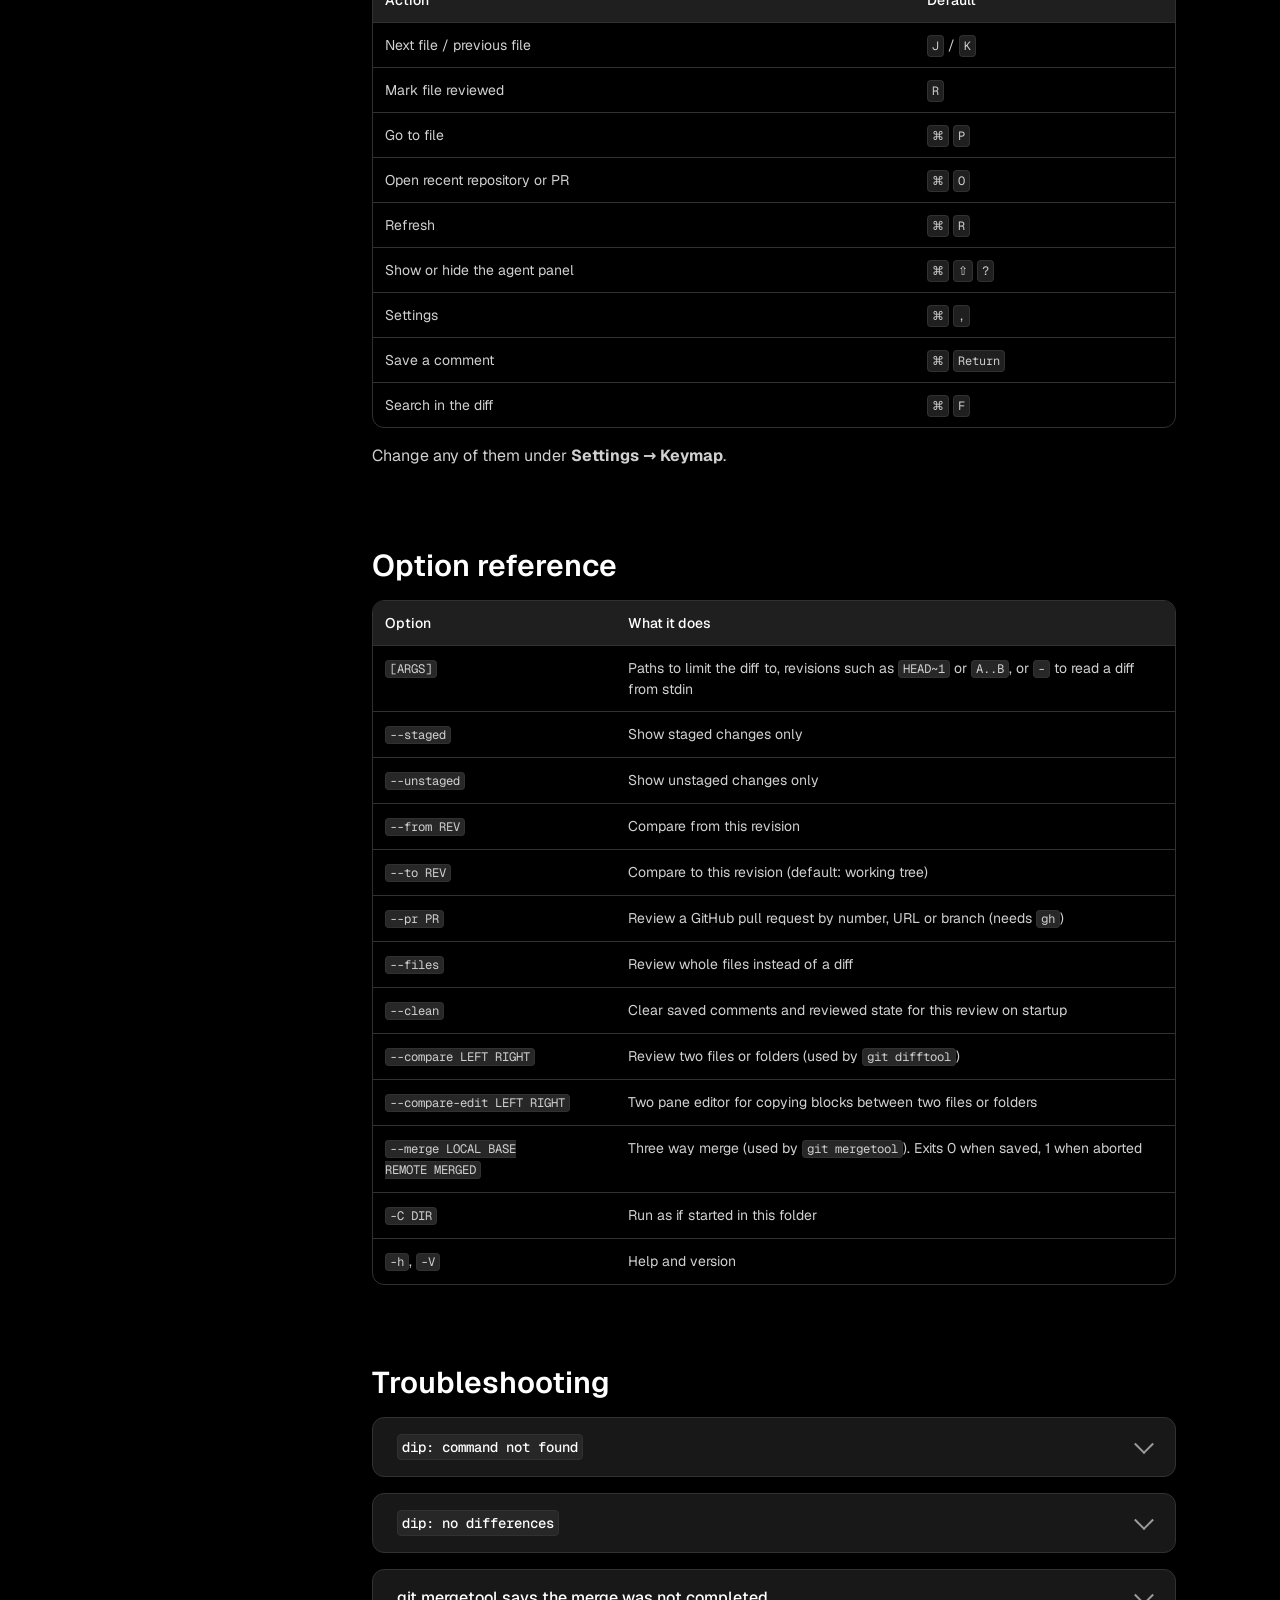
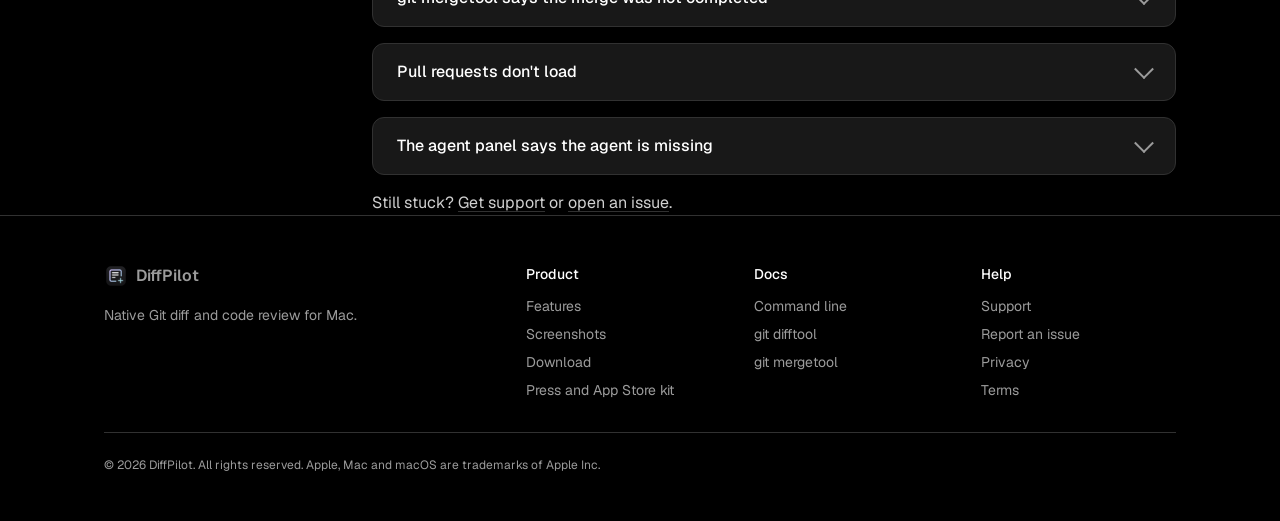
<file: docs.html>
<!doctype html>
<html lang="en" class="no-js">
<head>
<meta charset="utf-8">
<meta name="viewport" content="width=device-width,initial-scale=1">
<title>DiffPilot docs: command line, git difftool and git mergetool</title>
<meta name="description" content="How to install the dip command, review local changes, commits, files, folders and pull requests, and set DiffPilot up as git difftool and git mergetool.">
<link rel="canonical" href="https://tzutalin.github.io/DiffPilot/docs.html">
<meta property="og:title" content="DiffPilot docs: command line, git difftool and git mergetool">
<meta property="og:description" content="Install the dip command and use DiffPilot for local diffs, pull requests, difftool and merge conflicts.">
<meta property="og:image" content="https://tzutalin.github.io/DiffPilot/assets/og.jpg">
<meta name="twitter:card" content="summary_large_image">
<meta name="theme-color" content="#000000">
<link rel="icon" href="favicon.png" type="image/png">
<link rel="apple-touch-icon" href="apple-touch-icon.png">
<link rel="preload" href="assets/fonts/geist.woff2" as="font" type="font/woff2" crossorigin>
<link rel="stylesheet" href="styles.css">
</head>
<body>
<a class="skip" href="#main">Skip to content</a>
<header>
<nav class="nav" aria-label="Primary">
  <a class="brand title-3" href="./"><img src="assets/app-icon.png" alt="" width="24" height="24">DiffPilot</a>
  <div class="links body-5" id="menu">
    <a href="./#features">Features</a>
    <a href="docs.html" aria-current="page">Docs</a>
    <a href="docs.html#git-difftool">Git tools</a>
    <a href="support.html">Support</a>
    <a href="./#faq">FAQ</a>
  </div>
  <a class="btn primary sm cta" href="./#download">Get DiffPilot</a>
  <button class="toggle" type="button" aria-label="Open menu" aria-expanded="false" aria-controls="menu"><span></span><span></span></button>
</nav>
</header>

<main id="main" class="doc">
<div class="wrap doc-grid">
  <aside class="toc body-6" aria-label="On this page">
    <a href="#start">Get started</a>
    <a href="#homebrew">Install with Homebrew</a>
    <a href="#install-cli">Install the CLI</a>
    <a href="#cli">Command line</a>
    <a href="#local">Local changes</a>
    <a href="#revisions">Branches and commits</a>
    <a href="#files">Files and folders</a>
    <a href="#prs">Pull requests</a>
    <a href="#git-difftool">git difftool</a>
    <a href="#git-mergetool">git mergetool</a>
    <a href="#conflicts">Conflicts in the review</a>
    <a href="#agents">Coding agents</a>
    <a href="#shortcuts">Shortcuts</a>
    <a href="#reference">Option reference</a>
    <a href="#troubleshooting">Troubleshooting</a>
  </aside>

  <article class="prose">
    <header>
      <span class="caption-3" style="color:var(--accent)">Documentation</span>
      <h1 class="heading-2" style="margin-top:var(--s-100)">Using DiffPilot</h1>
      <p class="body-3 muted" style="margin-top:var(--s-200)">Everything you need to open reviews from the terminal and plug DiffPilot into Git as your difftool and mergetool.</p>
    </header>

    <h2 id="start" class="heading-4">Get started</h2>
    <ol>
      <li>Install DiffPilot from the <a href="https://apps.apple.com/app/id6834689259">Mac App Store</a>, with Homebrew (below), or from the <a href="https://github.com/tzutalin/DiffPilot/releases/latest">DMG</a> by dragging it to <code>/Applications</code>.</li>
      <li>Open it once. First run setup asks for your editor (VS Code or Zed), whether to turn on GitHub, which coding agent to use, and your language. You can skip any step and change it later in <strong>Settings</strong>.</li>
      <li>Open a repository with <strong>File → Open Folder</strong>, drop a folder on the Dock icon, or use the <code>dip</code> command below.</li>
    </ol>
    <p><strong>Requirements:</strong> macOS 11 or later and Git (included with the Xcode Command Line Tools: <code>xcode-select --install</code>). Optional: the <a href="https://cli.github.com/">GitHub CLI</a> for pull requests, and a coding agent such as Claude Code, Codex or Gemini CLI for agent features.</p>

    <h2 id="homebrew" class="heading-4">Install with Homebrew</h2>
    <p>One command installs the signed, notarized app into <code>/Applications</code> and puts <code>dip</code> on your <code>PATH</code>, so you can skip the next section. Recent Homebrew versions only load casks from third-party taps you trust, hence the first line:</p>
    <div class="code"><div class="bar caption-4"><span>Terminal</span><button class="copy" type="button" data-copy="d-brew"><span class="i i-sm" style="--src:url(assets/icons/copy.svg)"></span><span class="label">Copy</span></button></div>
<pre id="d-brew"><span class="p">$ </span>brew trust --cask tzutalin/tap/diffpilot
<span class="p">$ </span>brew install --cask tzutalin/tap/diffpilot
<span class="c"># later</span>
<span class="p">$ </span>brew upgrade --cask diffpilot
<span class="c"># remove the app (add --zap to also delete settings)</span>
<span class="p">$ </span>brew uninstall --cask diffpilot</pre></div>
    <p>The Homebrew build is the same as the direct download, outside the App Store sandbox, so Git, pull requests and agents work with your own <code>git</code>, <code>gh</code> and logins.</p>

    <h2 id="install-cli" class="heading-4">Install the command line tool</h2>
    <p>Installed from the App Store or the DMG? The <code>dip</code> command is the app's own binary, so it always matches the version you have installed. Link it into a folder on your <code>PATH</code> once:</p>
    <div class="code"><div class="bar caption-4"><span>Terminal</span><button class="copy" type="button" data-copy="d-install"><span class="i i-sm" style="--src:url(assets/icons/copy.svg)"></span><span class="label">Copy</span></button></div>
<pre id="d-install"><span class="c"># a folder you own, no password needed</span>
<span class="p">$ </span>mkdir -p ~/.local/bin
<span class="p">$ </span>ln -sf /Applications/DiffPilot.app/Contents/MacOS/dip ~/.local/bin/dip
<span class="c"># add it to PATH if it isn't already (zsh)</span>
<span class="p">$ </span>echo 'export PATH="$HOME/.local/bin:$PATH"' &gt;&gt; ~/.zshrc &amp;&amp; source ~/.zshrc
<span class="c"># check</span>
<span class="p">$ </span>dip --version</pre></div>
    <p>Prefer <code>/usr/local/bin</code>? Use <code>sudo ln -sf /Applications/DiffPilot.app/Contents/MacOS/dip /usr/local/bin/dip</code>. If you build from source, <code>make install</code> creates the link for you.</p>
    <div class="note body-6"><span class="i" style="--src:url(assets/icons/lightbulb.svg)"></span><p>Each <code>dip</code> call opens its own window, and returns when you close it. That is what lets Git wait for you in <code>git difftool</code> and <code>git mergetool</code>.</p></div>

    <h2 id="cli" class="heading-4">Command line</h2>
    <p>The general form is <code>dip [options] [revisions] [paths]</code>. With no arguments inside a repository, DiffPilot shows every uncommitted change. Outside a repository it opens the project you used last.</p>

    <h3 id="local" class="heading-6">Local changes</h3>
    <div class="code"><div class="bar caption-4"><span>Terminal</span><button class="copy" type="button" data-copy="d-local"><span class="i i-sm" style="--src:url(assets/icons/copy.svg)"></span><span class="label">Copy</span></button></div>
<pre id="d-local"><span class="p">$ </span>dip                          <span class="c"># staged and unstaged changes</span>
<span class="p">$ </span>dip --staged                 <span class="c"># what the next commit will contain</span>
<span class="p">$ </span>dip --unstaged               <span class="c"># edits not yet added</span>
<span class="p">$ </span>dip src/ README.md           <span class="c"># only these paths</span>
<span class="p">$ </span>dip -C ~/code/billing-api    <span class="c"># another repository</span>
<span class="p">$ </span>dip --files                  <span class="c"># review whole files, comment on any line</span></pre></div>
    <p>The diff refreshes as files change on disk, so you can keep DiffPilot open while you or your agent edits.</p>

    <h3 id="revisions" class="heading-6">Branches and commits</h3>
    <div class="code"><div class="bar caption-4"><span>Terminal</span><button class="copy" type="button" data-copy="d-rev"><span class="i i-sm" style="--src:url(assets/icons/copy.svg)"></span><span class="label">Copy</span></button></div>
<pre id="d-rev"><span class="p">$ </span>dip HEAD~1 HEAD                          <span class="c"># the last commit</span>
<span class="p">$ </span>dip HEAD~3                               <span class="c"># three commits ago to the working tree</span>
<span class="p">$ </span>dip main..feature/discount-codes         <span class="c"># a branch range</span>
<span class="p">$ </span>dip --from v1.4.0 --to v1.5.0            <span class="c"># two tags</span>
<span class="p">$ </span>dip . origin/dev                         <span class="c"># working tree against a remote branch</span>
<span class="p">$ </span>dip main..feature -- src/billing/        <span class="c"># a range, limited to a folder</span></pre></div>

    <h3 id="files" class="heading-6">Files and folders</h3>
    <p>These work anywhere, with or without Git.</p>
    <div class="code"><div class="bar caption-4"><span>Terminal</span><button class="copy" type="button" data-copy="d-files"><span class="i i-sm" style="--src:url(assets/icons/copy.svg)"></span><span class="label">Copy</span></button></div>
<pre id="d-files"><span class="p">$ </span>dip --compare a.json b.json             <span class="c"># two files in the review view</span>
<span class="p">$ </span>dip --compare build-41/ build-42/       <span class="c"># two folders, with a file tree</span>
<span class="p">$ </span>dip --compare-edit left.yaml right.yaml <span class="c"># copy blocks across with ◀ ▶, then ⌘S</span>
<span class="p">$ </span>git diff main | dip -                   <span class="c"># any unified diff on stdin</span>
<span class="p">$ </span>curl -sL https://example.com/fix.patch | dip -</pre></div>
    <p>From Finder, choose <strong>Open With → DiffPilot</strong> on a folder or text file, or drop it on the Dock icon.</p>

    <h3 id="prs" class="heading-6">Pull requests</h3>
    <div class="code"><div class="bar caption-4"><span>Terminal</span><button class="copy" type="button" data-copy="d-pr"><span class="i i-sm" style="--src:url(assets/icons/copy.svg)"></span><span class="label">Copy</span></button></div>
<pre id="d-pr"><span class="p">$ </span>gh auth login                    <span class="c"># once</span>
<span class="p">$ </span>dip --pr 318                     <span class="c"># by number, in the current repository</span>
<span class="p">$ </span>dip --pr https://github.com/acme/revenue-cloud/pull/318
<span class="p">$ </span>dip --pr feature/discount-codes  <span class="c"># by branch</span>
<span class="p">$ </span>dip --pr 318 --clean             <span class="c"># forget saved comments and reviewed marks</span></pre></div>
    <p>Existing PR comments are imported next to the code. Use <strong>Submit review</strong> to post your comments as Comment, Approve or Request changes. The <strong>PRs</strong> button lists PRs that need your review, PRs you opened, and PRs assigned to you. For GitHub Enterprise, run <code>gh auth login --hostname your.host</code> and set <code>GH_HOST</code>.</p>

    <h2 id="git-difftool" class="heading-4">Use DiffPilot as git difftool</h2>
    <p>Git starts DiffPilot with the two versions of each file. With <code>--dir-diff</code> it hands over two folders, so every changed file opens in one window.</p>
    <h3 class="heading-6">1. Add the tool to Git</h3>
    <div class="code"><div class="bar caption-4"><span>Terminal</span><button class="copy" type="button" data-copy="d-dt"><span class="i i-sm" style="--src:url(assets/icons/copy.svg)"></span><span class="label">Copy</span></button></div>
<pre id="d-dt"><span class="p">$ </span>git config --global diff.tool dip
<span class="p">$ </span>git config --global difftool.dip.cmd 'dip --compare "$LOCAL" "$REMOTE"'
<span class="p">$ </span>git config --global difftool.prompt false</pre></div>
    <p>Or paste this into <code>~/.gitconfig</code>:</p>
    <div class="code"><div class="bar caption-4"><span>~/.gitconfig</span><button class="copy" type="button" data-copy="d-dt2"><span class="i i-sm" style="--src:url(assets/icons/copy.svg)"></span><span class="label">Copy</span></button></div>
<pre id="d-dt2">[diff]
	tool = dip
[difftool "dip"]
	cmd = dip --compare "$LOCAL" "$REMOTE"
[difftool]
	prompt = false</pre></div>
    <h3 class="heading-6">2. Run it</h3>
    <div class="code"><div class="bar caption-4"><span>Terminal</span><button class="copy" type="button" data-copy="d-dt3"><span class="i i-sm" style="--src:url(assets/icons/copy.svg)"></span><span class="label">Copy</span></button></div>
<pre id="d-dt3"><span class="p">$ </span>git difftool --dir-diff               <span class="c"># all uncommitted changes, one window</span>
<span class="p">$ </span>git difftool -d --staged              <span class="c"># staged only</span>
<span class="p">$ </span>git difftool -d main...HEAD           <span class="c"># everything on this branch</span>
<span class="p">$ </span>git difftool -d HEAD~1 -- src/        <span class="c"># last commit, one folder</span>
<span class="p">$ </span>git difftool                          <span class="c"># one window per file</span></pre></div>
    <figure><a class="zoom" href="assets/screens/difftool.jpg"><img loading="lazy" src="assets/screens/difftool-sm.jpg" width="1200" height="750" alt="git difftool opened two changed Apex classes in DiffPilot split view"></a><figcaption class="caption-2 muted">git difftool --dir-diff with two changed classes.</figcaption></figure>
    <p>When the right side is your working tree, the ◀ buttons copy a block from the old version into your real file, so you can undo a single change without leaving the diff. Comments and reviewed marks work the same as in any other review.</p>

    <h2 id="git-mergetool" class="heading-4">Use DiffPilot as git mergetool</h2>
    <p>For each conflicted file, Git passes four paths: your version (LOCAL), the common ancestor (BASE), the incoming version (REMOTE), and the file to write (MERGED). DiffPilot shows the three versions of every conflict side by side.</p>
    <h3 class="heading-6">1. Add the tool to Git</h3>
    <div class="code"><div class="bar caption-4"><span>Terminal</span><button class="copy" type="button" data-copy="d-mt"><span class="i i-sm" style="--src:url(assets/icons/copy.svg)"></span><span class="label">Copy</span></button></div>
<pre id="d-mt"><span class="p">$ </span>git config --global merge.tool dip
<span class="p">$ </span>git config --global mergetool.dip.cmd 'dip --merge "$LOCAL" "$BASE" "$REMOTE" "$MERGED"'
<span class="p">$ </span>git config --global mergetool.dip.trustExitCode true
<span class="p">$ </span>git config --global mergetool.prompt false
<span class="p">$ </span>git config --global mergetool.keepBackup false</pre></div>
    <p>Or in <code>~/.gitconfig</code>:</p>
    <div class="code"><div class="bar caption-4"><span>~/.gitconfig</span><button class="copy" type="button" data-copy="d-mt2"><span class="i i-sm" style="--src:url(assets/icons/copy.svg)"></span><span class="label">Copy</span></button></div>
<pre id="d-mt2">[merge]
	tool = dip
[mergetool "dip"]
	cmd = dip --merge "$LOCAL" "$BASE" "$REMOTE" "$MERGED"
	trustExitCode = true
[mergetool]
	prompt = false
	keepBackup = false</pre></div>
    <h3 class="heading-6">2. Resolve conflicts</h3>
    <div class="code"><div class="bar caption-4"><span>Terminal</span><button class="copy" type="button" data-copy="d-mt3"><span class="i i-sm" style="--src:url(assets/icons/copy.svg)"></span><span class="label">Copy</span></button></div>
<pre id="d-mt3"><span class="p">$ </span>git merge feature/discount-codes      <span class="c"># or rebase, cherry-pick, stash pop</span>
CONFLICT (content): Merge conflict in force-app/main/default/classes/DiscountService.cls
<span class="p">$ </span>git mergetool                         <span class="c"># opens DiffPilot for each conflicted file</span>
<span class="p">$ </span>git commit                            <span class="c"># once every file is resolved</span></pre></div>
    <figure><a class="zoom" href="assets/screens/mergetool.jpg"><img loading="lazy" src="assets/screens/mergetool-sm.jpg" width="1200" height="750" alt="DiffPilot merge window with two conflicts, the first resolved with the remote version"></a><figcaption class="caption-2 muted">The merge window. Conflict 1 is resolved, conflict 2 still needs a choice.</figcaption></figure>
    <p>In the merge window:</p>
    <ul>
      <li><strong>Use local</strong>, <strong>Use remote</strong>, <strong>Local + remote</strong>, <strong>Remote + local</strong> or <strong>Use base</strong> fills the resolution box for that conflict. You can edit the box, or type your own resolution.</li>
      <li><strong>All local</strong> and <strong>All remote</strong> resolve every conflict in the file at once.</li>
      <li>The top bar counts conflicts that still need a choice.</li>
      <li><strong>Save &amp; exit</strong> writes the merged file and tells Git the file is resolved. <strong>Abort</strong> leaves the file untouched and Git keeps it marked as conflicted.</li>
    </ul>
    <div class="note body-6"><span class="i" style="--src:url(assets/icons/lightbulb.svg)"></span><p>Git runs the merge itself (with <code>git merge-file --diff3</code>), so changes that don't overlap are already merged. DiffPilot only asks about the parts that really conflict.</p></div>

    <h2 id="conflicts" class="heading-4">Conflicts in the normal review</h2>
    <p>Run plain <code>dip</code> while a merge is in progress and conflicted files show up in the file tree with a warning mark. Opening one shows its conflict blocks with ours and theirs labelled. The bar above the diff offers <strong>Resolve with</strong> your agent, which asks the agent to resolve every conflict in the working tree. Review the result in the same window before you commit.</p>
    <figure><a class="zoom" href="assets/screens/conflict.jpg"><img loading="lazy" src="assets/screens/conflict-sm.jpg" width="1200" height="750" alt="A conflicted Apex class in the review view, with a Resolve with OpenCode button above the diff"></a><figcaption class="caption-2 muted">A conflicted file during a merge, with the agent option above the diff.</figcaption></figure>

    <h2 id="agents" class="heading-4">Coding agents</h2>
    <p>DiffPilot talks to agents over the Agent Client Protocol. Pick one of 29 presets in setup, including Claude Code, OpenAI Codex, Gemini CLI, Cursor, GitHub Copilot CLI, OpenCode and Kiro, or enter any ACP command with its own environment variables under <strong>Settings → Agent</strong>. If the agent needs signing in, DiffPilot shows the command to run.</p>
    <ul>
      <li><strong>Draft review with agent</strong> asks the agent to review the diff and places its comments on the right lines.</li>
      <li><strong>Ask agent</strong> on selected lines explains the change in the side panel.</li>
      <li><strong>Polish with AI</strong> on a comment rewrites a rough note into clear feedback.</li>
      <li><strong>Fix comments with agent</strong> sends every open comment, with file and line, in one message. The changes land in your working tree and the diff refreshes.</li>
    </ul>
    <p>File writes and commands wait for your approval in the panel unless you turn on automatic approval. Agents can't touch your <code>.git</code> folder.</p>

    <h2 id="shortcuts" class="heading-4">Keyboard shortcuts</h2>
    <div class="table-wrap"><table>
      <thead><tr><th scope="col">Action</th><th scope="col">Default</th></tr></thead>
      <tbody>
        <tr><td>Next file / previous file</td><td><kbd>J</kbd> / <kbd>K</kbd></td></tr>
        <tr><td>Mark file reviewed</td><td><kbd>R</kbd></td></tr>
        <tr><td>Go to file</td><td><kbd>⌘</kbd> <kbd>P</kbd></td></tr>
        <tr><td>Open recent repository or PR</td><td><kbd>⌘</kbd> <kbd>O</kbd></td></tr>
        <tr><td>Refresh</td><td><kbd>⌘</kbd> <kbd>R</kbd></td></tr>
        <tr><td>Show or hide the agent panel</td><td><kbd>⌘</kbd> <kbd>⇧</kbd> <kbd>?</kbd></td></tr>
        <tr><td>Settings</td><td><kbd>⌘</kbd> <kbd>,</kbd></td></tr>
        <tr><td>Save a comment</td><td><kbd>⌘</kbd> <kbd>Return</kbd></td></tr>
        <tr><td>Search in the diff</td><td><kbd>⌘</kbd> <kbd>F</kbd></td></tr>
      </tbody>
    </table></div>
    <p>Change any of them under <strong>Settings → Keymap</strong>.</p>

    <h2 id="reference" class="heading-4">Option reference</h2>
    <div class="table-wrap"><table>
      <thead><tr><th scope="col">Option</th><th scope="col">What it does</th></tr></thead>
      <tbody>
        <tr><td><code>[ARGS]</code></td><td>Paths to limit the diff to, revisions such as <code>HEAD~1</code> or <code>A..B</code>, or <code>-</code> to read a diff from stdin</td></tr>
        <tr><td><code>--staged</code></td><td>Show staged changes only</td></tr>
        <tr><td><code>--unstaged</code></td><td>Show unstaged changes only</td></tr>
        <tr><td><code>--from REV</code></td><td>Compare from this revision</td></tr>
        <tr><td><code>--to REV</code></td><td>Compare to this revision (default: working tree)</td></tr>
        <tr><td><code>--pr PR</code></td><td>Review a GitHub pull request by number, URL or branch (needs <code>gh</code>)</td></tr>
        <tr><td><code>--files</code></td><td>Review whole files instead of a diff</td></tr>
        <tr><td><code>--clean</code></td><td>Clear saved comments and reviewed state for this review on startup</td></tr>
        <tr><td><code>--compare LEFT RIGHT</code></td><td>Review two files or folders (used by <code>git difftool</code>)</td></tr>
        <tr><td><code>--compare-edit LEFT RIGHT</code></td><td>Two pane editor for copying blocks between two files or folders</td></tr>
        <tr><td><code>--merge LOCAL BASE REMOTE MERGED</code></td><td>Three way merge (used by <code>git mergetool</code>). Exits 0 when saved, 1 when aborted</td></tr>
        <tr><td><code>-C DIR</code></td><td>Run as if started in this folder</td></tr>
        <tr><td><code>-h</code>, <code>-V</code></td><td>Help and version</td></tr>
      </tbody>
    </table></div>

    <h2 id="troubleshooting" class="heading-4">Troubleshooting</h2>
    <details><summary class="title-3"><code>dip: command not found</code></summary><div class="a body-6"><p>The link isn't on your <code>PATH</code>. Run <code>ls -l ~/.local/bin/dip</code> to check it exists, then <code>echo $PATH</code> to confirm <code>~/.local/bin</code> is listed. Open a new terminal tab after editing <code>~/.zshrc</code>.</p></div></details>
    <details><summary class="title-3"><code>dip: no differences</code></summary><div class="a body-6"><p>The two sides are identical, so there is nothing to open. For <code>git difftool</code>, check that you passed the revisions you meant, for example <code>main...HEAD</code>.</p></div></details>
    <details><summary class="title-3">git mergetool says the merge was not completed</summary><div class="a body-6"><p>The window was closed with Abort or without saving. Run <code>git mergetool</code> again and press Save &amp; exit after resolving every conflict.</p></div></details>
    <details><summary class="title-3">Pull requests don't load</summary><div class="a body-6"><p>Run <code>gh auth status</code>. If you aren't signed in, run <code>gh auth login</code>. For GitHub Enterprise, set <code>GH_HOST</code> to your host.</p></div></details>
    <details><summary class="title-3">The agent panel says the agent is missing</summary><div class="a body-6"><p>Install the agent's command line tool and make sure it runs from a terminal. Then choose Re-check in setup or pick it again under Settings → Agent.</p></div></details>
    <p>Still stuck? <a href="support.html">Get support</a> or <a href="https://github.com/tzutalin/DiffPilot/issues/new/choose">open an issue</a>.</p>
  </article>
</div>
</main>

<footer>
  <div class="wrap body-6">
    <div><a class="brand title-3" href="./"><img src="assets/app-icon.png" alt="" width="24" height="24">DiffPilot</a><p style="margin-top:var(--s-100);max-width:320px">Native Git diff and code review for Mac.</p></div>
    <div><h2 class="title-4">Product</h2><ul><li><a href="./#features">Features</a></li><li><a href="./#tour">Screenshots</a></li><li><a href="./#download">Download</a></li><li><a href="app-store.html">Press and App Store kit</a></li></ul></div>
    <div><h2 class="title-4">Docs</h2><ul><li><a href="#cli">Command line</a></li><li><a href="#git-difftool">git difftool</a></li><li><a href="#git-mergetool">git mergetool</a></li></ul></div>
    <div><h2 class="title-4">Help</h2><ul><li><a href="support.html">Support</a></li><li><a href="https://github.com/tzutalin/DiffPilot/issues/new/choose">Report an issue</a></li><li><a href="privacy.html">Privacy</a></li><li><a href="terms.html">Terms</a></li></ul></div>
    <p class="legal caption-5">© 2026 DiffPilot. All rights reserved. Apple, Mac and macOS are trademarks of Apple Inc.</p>
  </div>
</footer>
<dialog class="lb" aria-label="Screenshot"><img alt=""><button class="btn sm" type="button">Close</button></dialog>
<script src="main.js"></script>
</body>
</html>
</file>
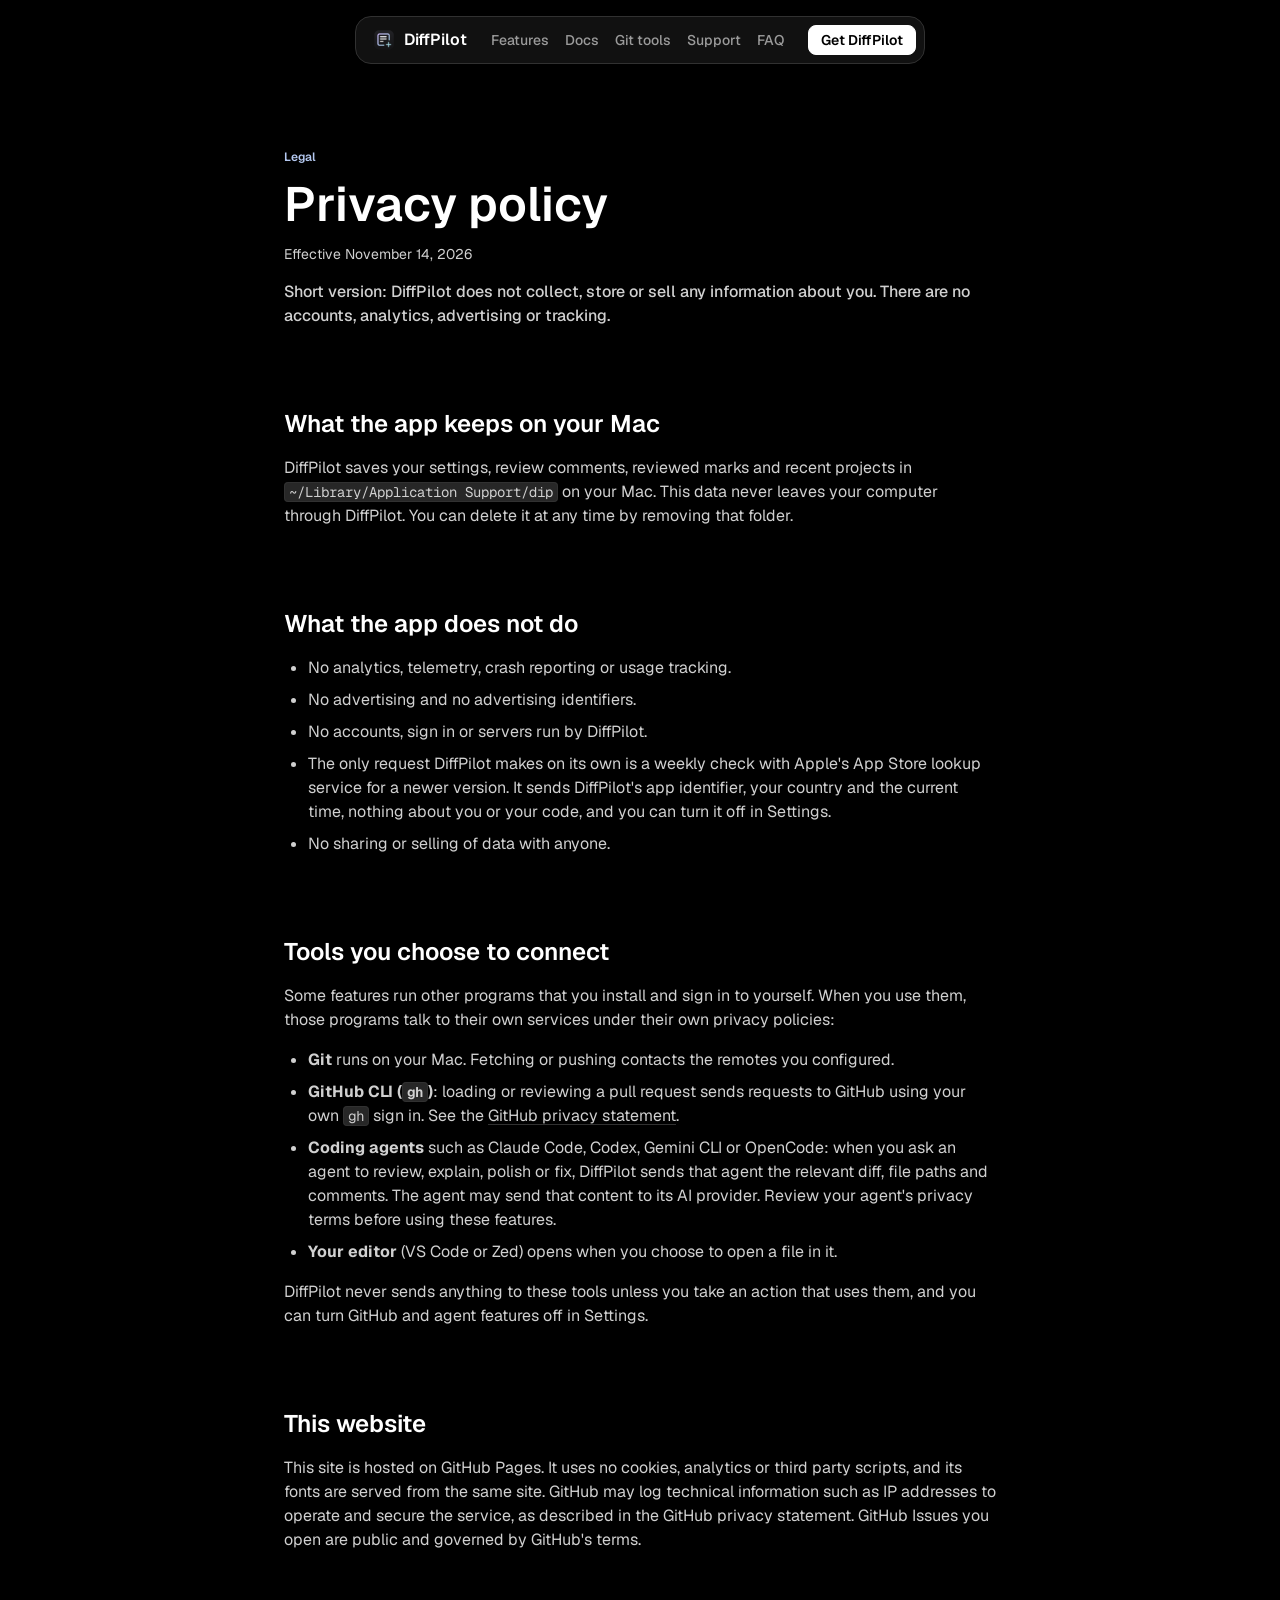
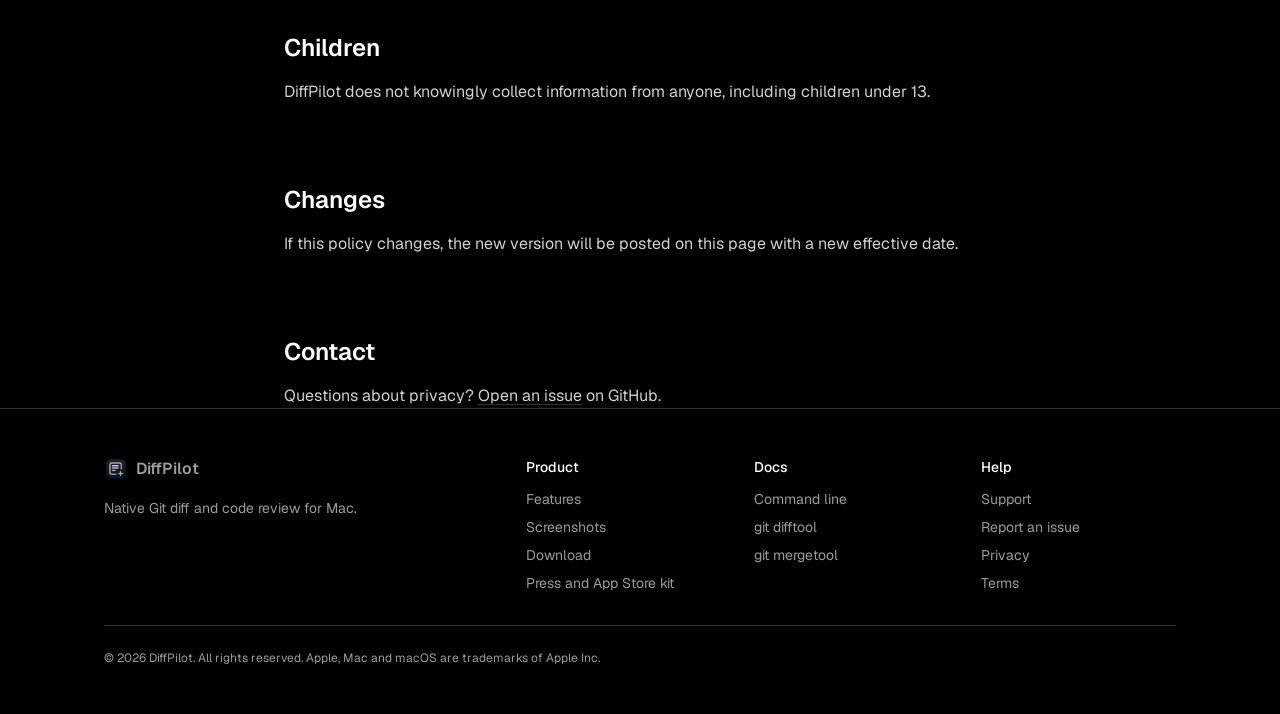
<file: privacy.html>
<!doctype html>
<html lang="en" class="no-js">
<head>
<meta charset="utf-8">
<meta name="viewport" content="width=device-width,initial-scale=1">
<title>DiffPilot privacy policy</title>
<meta name="description" content="DiffPilot for Mac collects no data. No accounts, analytics or tracking. Your comments and settings stay on your Mac.">
<link rel="canonical" href="https://tzutalin.github.io/DiffPilot/privacy.html">
<meta property="og:title" content="DiffPilot privacy policy">
<meta property="og:description" content="DiffPilot for Mac collects no data. No accounts, analytics or tracking. Your comments and settings stay on your Mac.">
<meta property="og:image" content="https://tzutalin.github.io/DiffPilot/assets/og.jpg">
<meta name="twitter:card" content="summary_large_image">
<meta name="theme-color" content="#000000">
<link rel="icon" href="favicon.png" type="image/png">
<link rel="apple-touch-icon" href="apple-touch-icon.png">
<link rel="preload" href="assets/fonts/geist.woff2" as="font" type="font/woff2" crossorigin>
<link rel="stylesheet" href="styles.css">
</head>
<body>
<a class="skip" href="#main">Skip to content</a>
<header>
<nav class="nav" aria-label="Primary">
  <a class="brand title-3" href="./"><img src="assets/app-icon.png" alt="" width="24" height="24">DiffPilot</a>
  <div class="links body-5" id="menu">
    <a href="./#features">Features</a>
    <a href="docs.html">Docs</a>
    <a href="docs.html#git-difftool">Git tools</a>
    <a href="support.html">Support</a>
    <a href="./#faq">FAQ</a>
  </div>
  <a class="btn primary sm cta" href="./#download">Get DiffPilot</a>
  <button class="toggle" type="button" aria-label="Open menu" aria-expanded="false" aria-controls="menu"><span></span><span></span></button>
</nav>
</header>

<main id="main" class="doc">
<div class="wrap narrow">
  <article class="prose">
    <header>
      <span class="caption-3" style="color:var(--accent)">Legal</span>
      <h1 class="heading-2" style="margin-top:var(--s-100)">Privacy policy</h1>
      <p class="caption-2 muted" style="margin-top:var(--s-200)">Effective November 14, 2026</p>
    </header>
    <p class="body-2">Short version: DiffPilot does not collect, store or sell any information about you. There are no accounts, analytics, advertising or tracking.</p>

    <h2 class="heading-5">What the app keeps on your Mac</h2>
    <p>DiffPilot saves your settings, review comments, reviewed marks and recent projects in <code>~/Library/Application Support/dip</code> on your Mac. This data never leaves your computer through DiffPilot. You can delete it at any time by removing that folder.</p>

    <h2 class="heading-5">What the app does not do</h2>
    <ul>
      <li>No analytics, telemetry, crash reporting or usage tracking.</li>
      <li>No advertising and no advertising identifiers.</li>
      <li>No accounts, sign in or servers run by DiffPilot.</li>
      <li>The only request DiffPilot makes on its own is a weekly check with Apple's App Store lookup service for a newer version. It sends DiffPilot's app identifier, your country and the current time, nothing about you or your code, and you can turn it off in Settings.</li>
      <li>No sharing or selling of data with anyone.</li>
    </ul>

    <h2 class="heading-5">Tools you choose to connect</h2>
    <p>Some features run other programs that you install and sign in to yourself. When you use them, those programs talk to their own services under their own privacy policies:</p>
    <ul>
      <li><strong>Git</strong> runs on your Mac. Fetching or pushing contacts the remotes you configured.</li>
      <li><strong>GitHub CLI (<code>gh</code>)</strong>: loading or reviewing a pull request sends requests to GitHub using your own <code>gh</code> sign in. See the <a href="https://docs.github.com/site-policy/privacy-policies/github-general-privacy-statement">GitHub privacy statement</a>.</li>
      <li><strong>Coding agents</strong> such as Claude Code, Codex, Gemini CLI or OpenCode: when you ask an agent to review, explain, polish or fix, DiffPilot sends that agent the relevant diff, file paths and comments. The agent may send that content to its AI provider. Review your agent's privacy terms before using these features.</li>
      <li><strong>Your editor</strong> (VS Code or Zed) opens when you choose to open a file in it.</li>
    </ul>
    <p>DiffPilot never sends anything to these tools unless you take an action that uses them, and you can turn GitHub and agent features off in Settings.</p>

    <h2 class="heading-5">This website</h2>
    <p>This site is hosted on GitHub Pages. It uses no cookies, analytics or third party scripts, and its fonts are served from the same site. GitHub may log technical information such as IP addresses to operate and secure the service, as described in the GitHub privacy statement. GitHub Issues you open are public and governed by GitHub's terms.</p>

    <h2 class="heading-5">Children</h2>
    <p>DiffPilot does not knowingly collect information from anyone, including children under 13.</p>

    <h2 class="heading-5">Changes</h2>
    <p>If this policy changes, the new version will be posted on this page with a new effective date.</p>

    <h2 class="heading-5">Contact</h2>
    <p>Questions about privacy? <a href="https://github.com/tzutalin/DiffPilot/issues/new/choose">Open an issue</a> on GitHub.</p>
  </article>
</div>
</main>

<footer>
  <div class="wrap body-6">
    <div><a class="brand title-3" href="./"><img src="assets/app-icon.png" alt="" width="24" height="24">DiffPilot</a><p style="margin-top:var(--s-100);max-width:320px">Native Git diff and code review for Mac.</p></div>
    <div><h2 class="title-4">Product</h2><ul><li><a href="./#features">Features</a></li><li><a href="./#tour">Screenshots</a></li><li><a href="./#download">Download</a></li><li><a href="app-store.html">Press and App Store kit</a></li></ul></div>
    <div><h2 class="title-4">Docs</h2><ul><li><a href="docs.html#cli">Command line</a></li><li><a href="docs.html#git-difftool">git difftool</a></li><li><a href="docs.html#git-mergetool">git mergetool</a></li></ul></div>
    <div><h2 class="title-4">Help</h2><ul><li><a href="support.html">Support</a></li><li><a href="https://github.com/tzutalin/DiffPilot/issues/new/choose">Report an issue</a></li><li><a href="privacy.html">Privacy</a></li><li><a href="terms.html">Terms</a></li></ul></div>
    <p class="legal caption-5">© 2026 DiffPilot. All rights reserved. Apple, Mac and macOS are trademarks of Apple Inc.</p>
  </div>
</footer>
<script src="main.js"></script>
</body>
</html>
</file>
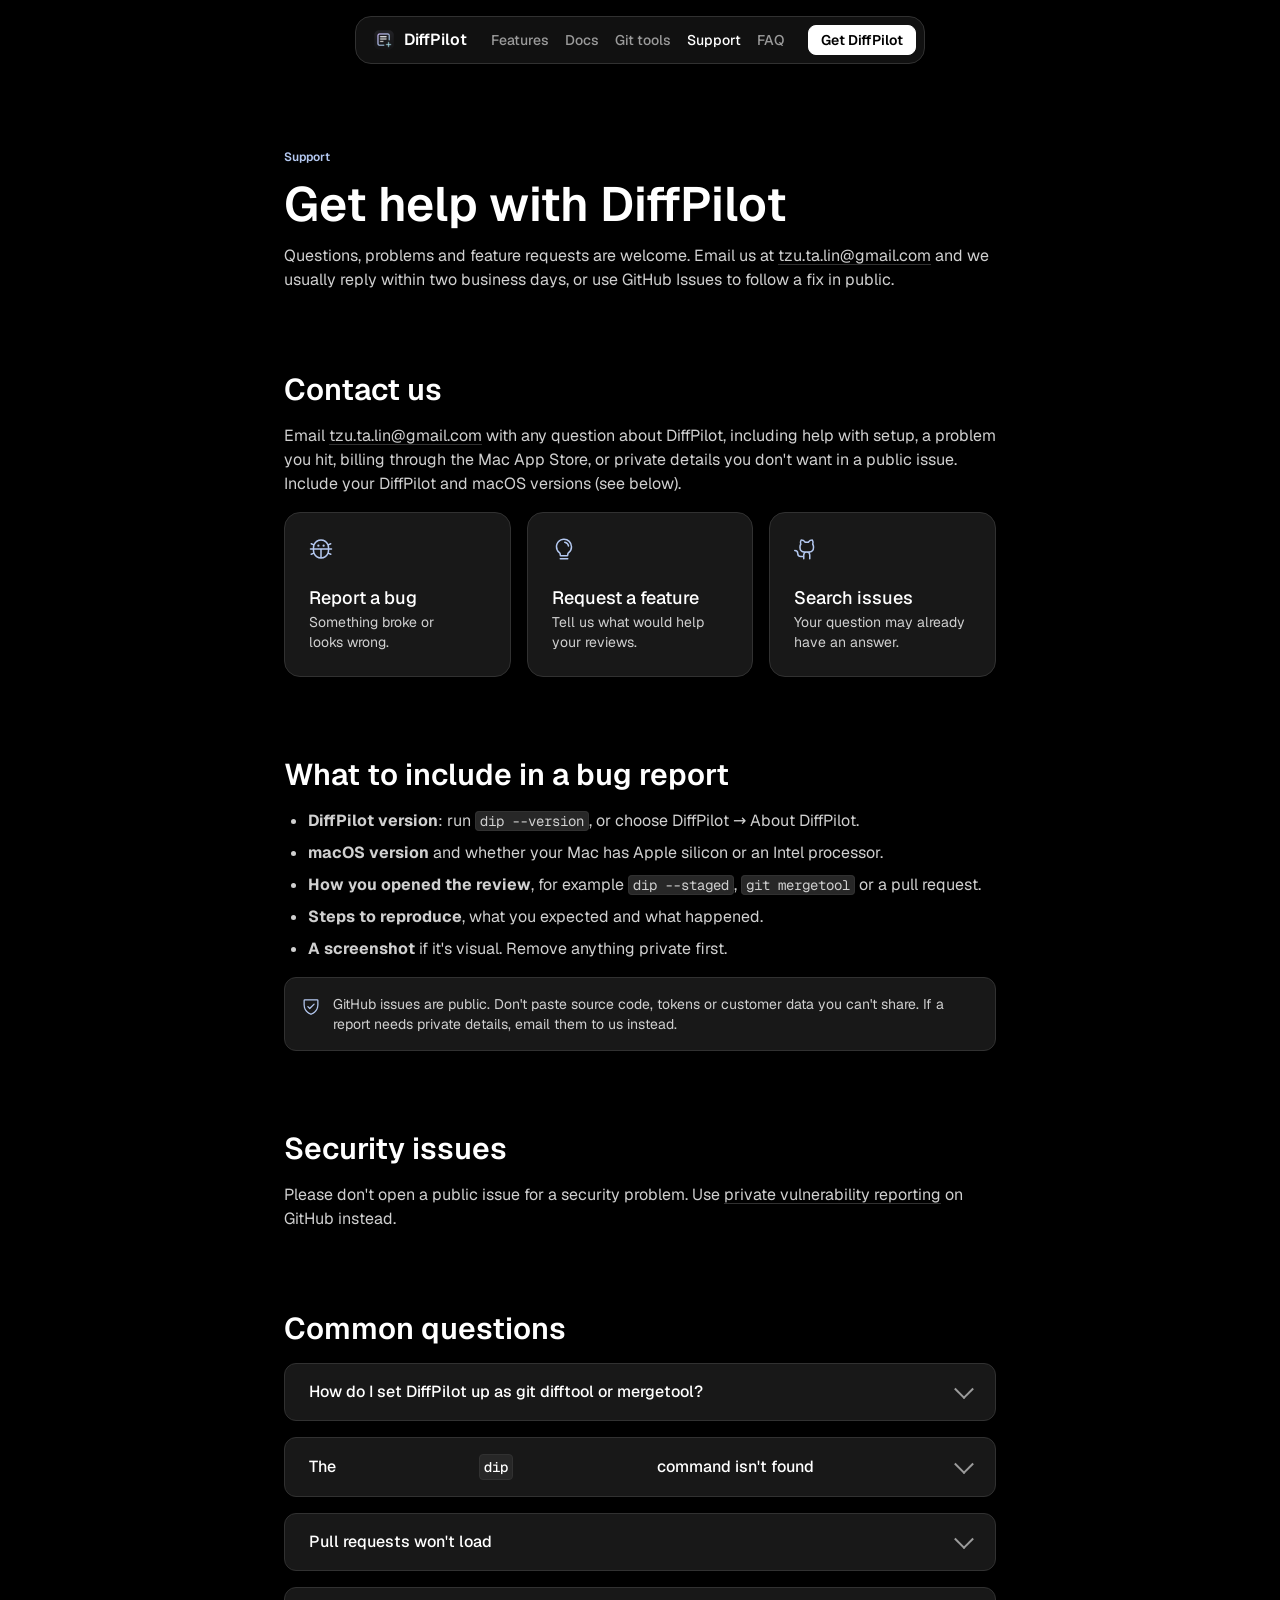
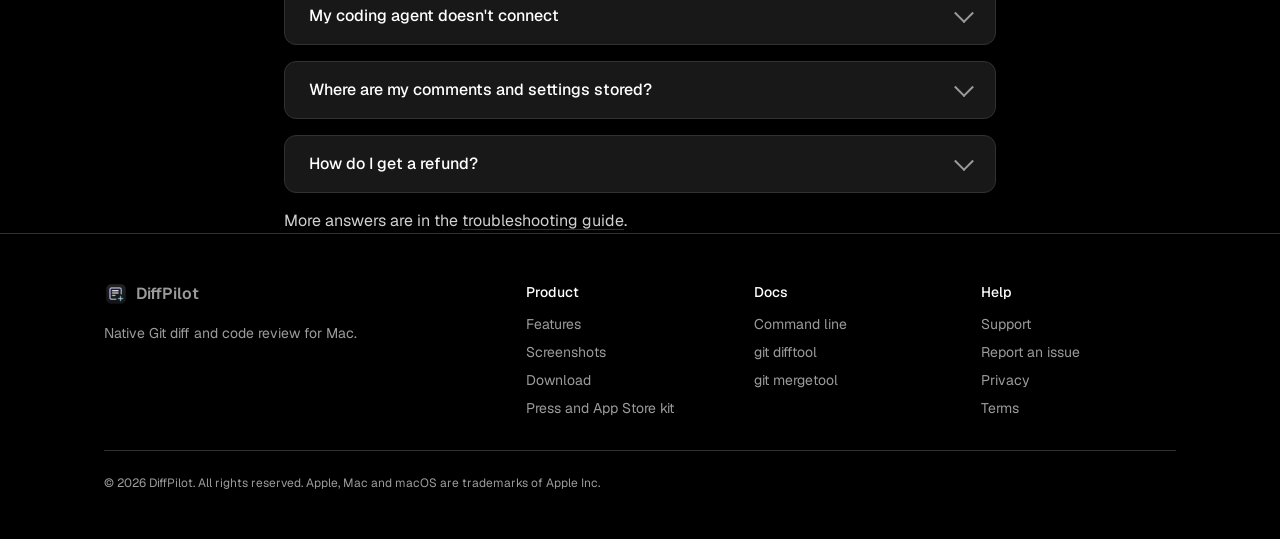
<file: support.html>
<!doctype html>
<html lang="en" class="no-js">
<head>
<meta charset="utf-8">
<meta name="viewport" content="width=device-width,initial-scale=1">
<title>DiffPilot support: report a bug or ask a question</title>
<meta name="description" content="Get help with DiffPilot for Mac. Report bugs and request features on GitHub Issues, and find answers to common setup questions.">
<link rel="canonical" href="https://tzutalin.github.io/DiffPilot/support.html">
<meta property="og:title" content="DiffPilot support: report a bug or ask a question">
<meta property="og:description" content="Get help with DiffPilot for Mac. Report bugs and request features on GitHub Issues, and find answers to common setup questions.">
<meta property="og:image" content="https://tzutalin.github.io/DiffPilot/assets/og.jpg">
<meta name="twitter:card" content="summary_large_image">
<meta name="theme-color" content="#000000">
<link rel="icon" href="favicon.png" type="image/png">
<link rel="apple-touch-icon" href="apple-touch-icon.png">
<link rel="preload" href="assets/fonts/geist.woff2" as="font" type="font/woff2" crossorigin>
<link rel="stylesheet" href="styles.css">
</head>
<body>
<a class="skip" href="#main">Skip to content</a>
<header>
<nav class="nav" aria-label="Primary">
  <a class="brand title-3" href="./"><img src="assets/app-icon.png" alt="" width="24" height="24">DiffPilot</a>
  <div class="links body-5" id="menu">
    <a href="./#features">Features</a>
    <a href="docs.html">Docs</a>
    <a href="docs.html#git-difftool">Git tools</a>
    <a href="support.html" aria-current="page">Support</a>
    <a href="./#faq">FAQ</a>
  </div>
  <a class="btn primary sm cta" href="./#download">Get DiffPilot</a>
  <button class="toggle" type="button" aria-label="Open menu" aria-expanded="false" aria-controls="menu"><span></span><span></span></button>
</nav>
</header>

<main id="main" class="doc">
<div class="wrap narrow">
  <article class="prose">
    <header>
      <span class="caption-3" style="color:var(--accent)">Support</span>
      <h1 class="heading-2" style="margin-top:var(--s-100)">Get help with DiffPilot</h1>
      <p class="body-3 muted" style="margin-top:var(--s-200)">Questions, problems and feature requests are welcome. Email us at <a href="mailto:tzu.ta.lin@gmail.com?subject=DiffPilot%20support">tzu.ta.lin@gmail.com</a> and we usually reply within two business days, or use GitHub Issues to follow a fix in public.</p>
    </header>

    <h2 id="contact" class="heading-4">Contact us</h2>
    <p>Email <a href="mailto:tzu.ta.lin@gmail.com?subject=DiffPilot%20support">tzu.ta.lin@gmail.com</a> with any question about DiffPilot, including help with setup, a problem you hit, billing through the Mac App Store, or private details you don't want in a public issue. Include your DiffPilot and macOS versions (see below).</p>

    <div class="grid" style="grid-template-columns:repeat(auto-fit,minmax(220px,1fr))">
      <a class="card link" href="https://github.com/tzutalin/DiffPilot/issues/new?template=bug_report.yml"><span class="i i-lg" style="--src:url(assets/icons/bug.svg)"></span><h2 class="title-2">Report a bug</h2><p class="body-6">Something broke or looks wrong.</p></a>
      <a class="card link" href="https://github.com/tzutalin/DiffPilot/issues/new?template=feature_request.yml"><span class="i i-lg" style="--src:url(assets/icons/lightbulb.svg)"></span><h2 class="title-2">Request a feature</h2><p class="body-6">Tell us what would help your reviews.</p></a>
      <a class="card link" href="https://github.com/tzutalin/DiffPilot/issues?q=is%3Aissue"><span class="i i-lg" style="--src:url(assets/icons/github-logo.svg)"></span><h2 class="title-2">Search issues</h2><p class="body-6">Your question may already have an answer.</p></a>
    </div>

    <h2 id="report" class="heading-4">What to include in a bug report</h2>
    <ul>
      <li><strong>DiffPilot version</strong>: run <code>dip --version</code>, or choose DiffPilot → About DiffPilot.</li>
      <li><strong>macOS version</strong> and whether your Mac has Apple silicon or an Intel processor.</li>
      <li><strong>How you opened the review</strong>, for example <code>dip --staged</code>, <code>git mergetool</code> or a pull request.</li>
      <li><strong>Steps to reproduce</strong>, what you expected and what happened.</li>
      <li><strong>A screenshot</strong> if it's visual. Remove anything private first.</li>
    </ul>
    <div class="note body-6"><span class="i" style="--src:url(assets/icons/shield-check.svg)"></span><p>GitHub issues are public. Don't paste source code, tokens or customer data you can't share. If a report needs private details, email them to us instead.</p></div>

    <h2 id="security" class="heading-4">Security issues</h2>
    <p>Please don't open a public issue for a security problem. Use <a href="https://github.com/tzutalin/DiffPilot/security/advisories/new">private vulnerability reporting</a> on GitHub instead.</p>

    <h2 id="faq" class="heading-4">Common questions</h2>
    <details><summary class="title-3">How do I set DiffPilot up as git difftool or mergetool?</summary><div class="a body-6"><p>Follow the <a href="docs.html#git-difftool">git difftool</a> and <a href="docs.html#git-mergetool">git mergetool</a> guides. Each is three <code>git config</code> commands.</p></div></details>
    <details><summary class="title-3">The <code>dip</code> command isn't found</summary><div class="a body-6"><p>Link it onto your <code>PATH</code> as described in <a href="docs.html#install-cli">Install the command line tool</a>, then open a new terminal window.</p></div></details>
    <details><summary class="title-3">Pull requests won't load</summary><div class="a body-6"><p>DiffPilot uses the GitHub CLI. Run <code>gh auth status</code> in Terminal and sign in with <code>gh auth login</code> if needed.</p></div></details>
    <details><summary class="title-3">My coding agent doesn't connect</summary><div class="a body-6"><p>Check the agent runs from Terminal on its own, then pick it again under Settings → Agent. DiffPilot includes presets for 29 agents and supports any agent that speaks the Agent Client Protocol. If the agent reports that it needs signing in, DiffPilot shows the login command for it in the panel.</p></div></details>
    <details><summary class="title-3">Where are my comments and settings stored?</summary><div class="a body-6"><p>On your Mac only, in <code>~/Library/Application Support/dip</code>. Delete that folder to reset DiffPilot. See the <a href="privacy.html">privacy policy</a>.</p></div></details>
    <details><summary class="title-3">How do I get a refund?</summary><div class="a body-6"><p>Purchases from the Mac App Store are handled by Apple. Request a refund at <a href="https://reportaproblem.apple.com">reportaproblem.apple.com</a>.</p></div></details>
    <p>More answers are in the <a href="docs.html#troubleshooting">troubleshooting guide</a>.</p>
  </article>
</div>
</main>

<footer>
  <div class="wrap body-6">
    <div><a class="brand title-3" href="./"><img src="assets/app-icon.png" alt="" width="24" height="24">DiffPilot</a><p style="margin-top:var(--s-100);max-width:320px">Native Git diff and code review for Mac.</p></div>
    <div><h2 class="title-4">Product</h2><ul><li><a href="./#features">Features</a></li><li><a href="./#tour">Screenshots</a></li><li><a href="./#download">Download</a></li><li><a href="app-store.html">Press and App Store kit</a></li></ul></div>
    <div><h2 class="title-4">Docs</h2><ul><li><a href="docs.html#cli">Command line</a></li><li><a href="docs.html#git-difftool">git difftool</a></li><li><a href="docs.html#git-mergetool">git mergetool</a></li></ul></div>
    <div><h2 class="title-4">Help</h2><ul><li><a href="support.html">Support</a></li><li><a href="https://github.com/tzutalin/DiffPilot/issues/new/choose">Report an issue</a></li><li><a href="privacy.html">Privacy</a></li><li><a href="terms.html">Terms</a></li></ul></div>
    <p class="legal caption-5">© 2026 DiffPilot. All rights reserved. Apple, Mac and macOS are trademarks of Apple Inc.</p>
  </div>
</footer>
<script src="main.js"></script>
</body>
</html>
</file>
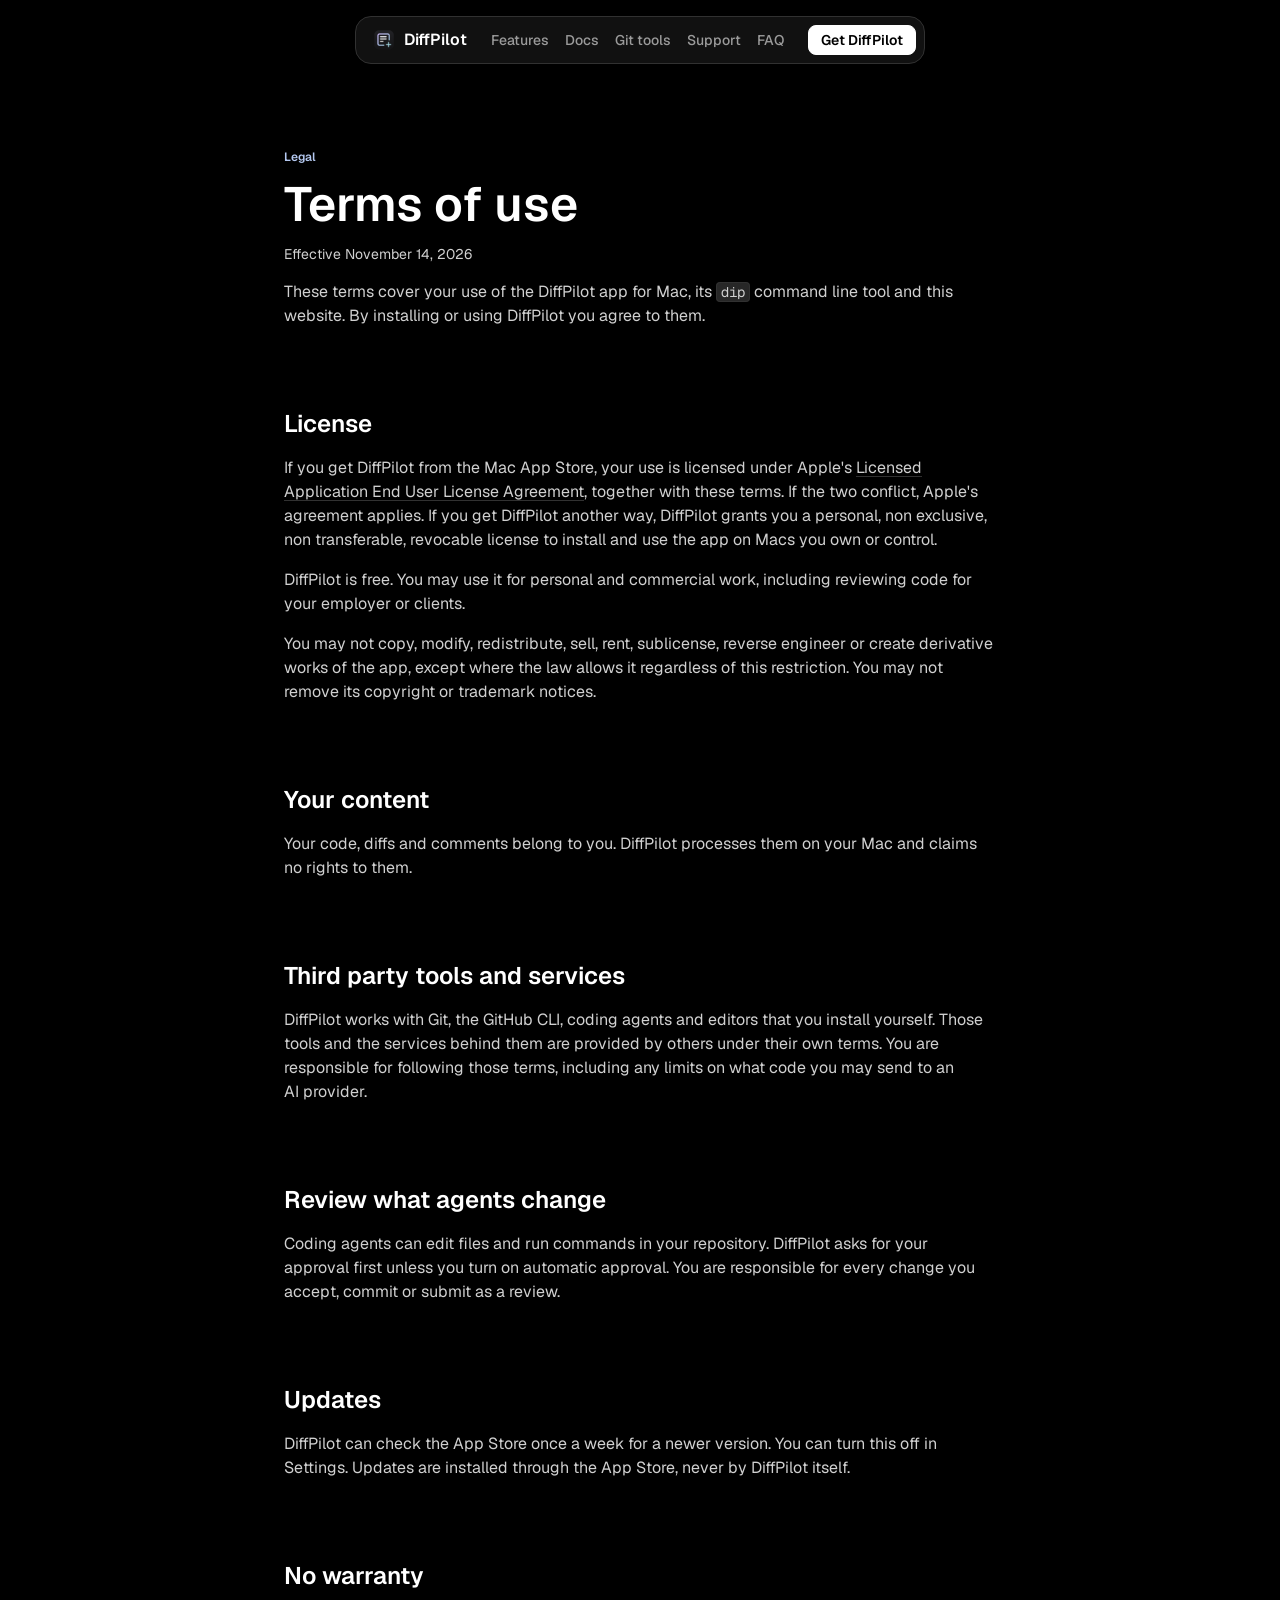
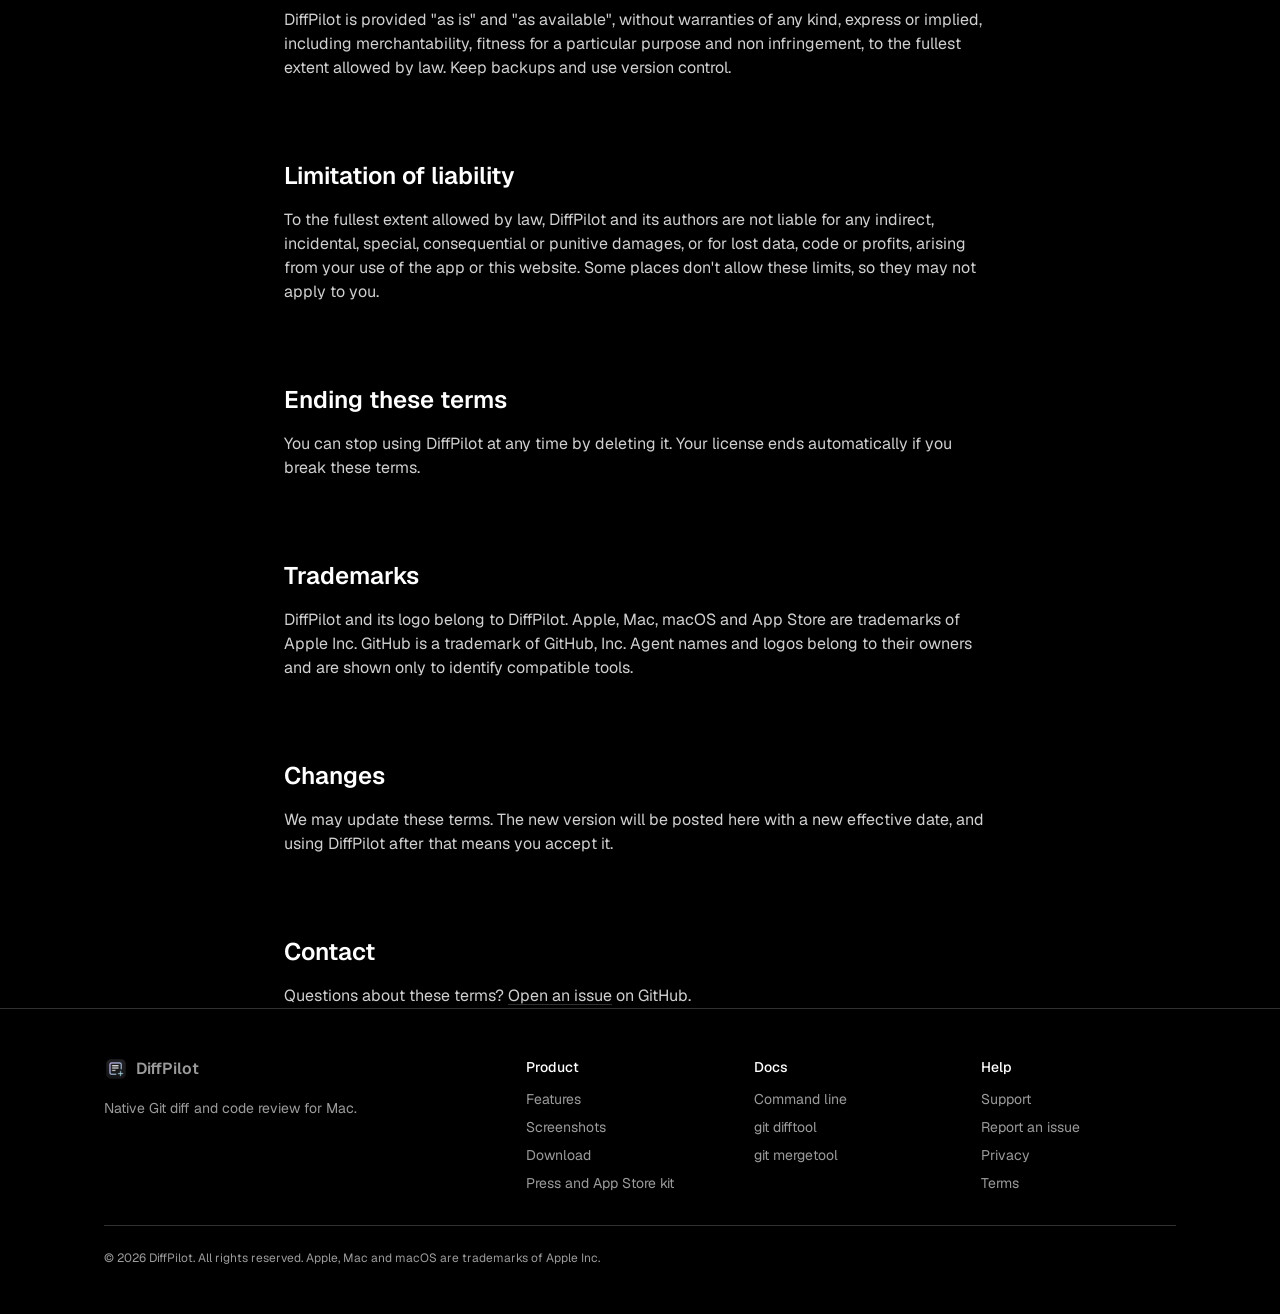
<file: terms.html>
<!doctype html>
<html lang="en" class="no-js">
<head>
<meta charset="utf-8">
<meta name="viewport" content="width=device-width,initial-scale=1">
<title>DiffPilot terms of use</title>
<meta name="description" content="The terms of use for the DiffPilot app for Mac and this website.">
<link rel="canonical" href="https://tzutalin.github.io/DiffPilot/terms.html">
<meta property="og:title" content="DiffPilot terms of use">
<meta property="og:description" content="The terms of use for the DiffPilot app for Mac and this website.">
<meta property="og:image" content="https://tzutalin.github.io/DiffPilot/assets/og.jpg">
<meta name="twitter:card" content="summary_large_image">
<meta name="theme-color" content="#000000">
<link rel="icon" href="favicon.png" type="image/png">
<link rel="apple-touch-icon" href="apple-touch-icon.png">
<link rel="preload" href="assets/fonts/geist.woff2" as="font" type="font/woff2" crossorigin>
<link rel="stylesheet" href="styles.css">
</head>
<body>
<a class="skip" href="#main">Skip to content</a>
<header>
<nav class="nav" aria-label="Primary">
  <a class="brand title-3" href="./"><img src="assets/app-icon.png" alt="" width="24" height="24">DiffPilot</a>
  <div class="links body-5" id="menu">
    <a href="./#features">Features</a>
    <a href="docs.html">Docs</a>
    <a href="docs.html#git-difftool">Git tools</a>
    <a href="support.html">Support</a>
    <a href="./#faq">FAQ</a>
  </div>
  <a class="btn primary sm cta" href="./#download">Get DiffPilot</a>
  <button class="toggle" type="button" aria-label="Open menu" aria-expanded="false" aria-controls="menu"><span></span><span></span></button>
</nav>
</header>

<main id="main" class="doc">
<div class="wrap narrow">
  <article class="prose">
    <header>
      <span class="caption-3" style="color:var(--accent)">Legal</span>
      <h1 class="heading-2" style="margin-top:var(--s-100)">Terms of use</h1>
      <p class="caption-2 muted" style="margin-top:var(--s-200)">Effective November 14, 2026</p>
    </header>
    <p>These terms cover your use of the DiffPilot app for Mac, its <code>dip</code> command line tool and this website. By installing or using DiffPilot you agree to them.</p>

    <h2 class="heading-5">License</h2>
    <p>If you get DiffPilot from the Mac App Store, your use is licensed under Apple's <a href="https://www.apple.com/legal/internet-services/itunes/dev/stdeula/">Licensed Application End User License Agreement</a>, together with these terms. If the two conflict, Apple's agreement applies. If you get DiffPilot another way, DiffPilot grants you a personal, non exclusive, non transferable, revocable license to install and use the app on Macs you own or control.</p>
    <p>DiffPilot is free. You may use it for personal and commercial work, including reviewing code for your employer or clients.</p>
    <p>You may not copy, modify, redistribute, sell, rent, sublicense, reverse engineer or create derivative works of the app, except where the law allows it regardless of this restriction. You may not remove its copyright or trademark notices.</p>

    <h2 class="heading-5">Your content</h2>
    <p>Your code, diffs and comments belong to you. DiffPilot processes them on your Mac and claims no rights to them.</p>

    <h2 class="heading-5">Third party tools and services</h2>
    <p>DiffPilot works with Git, the GitHub CLI, coding agents and editors that you install yourself. Those tools and the services behind them are provided by others under their own terms. You are responsible for following those terms, including any limits on what code you may send to an AI provider.</p>

    <h2 class="heading-5">Review what agents change</h2>
    <p>Coding agents can edit files and run commands in your repository. DiffPilot asks for your approval first unless you turn on automatic approval. You are responsible for every change you accept, commit or submit as a review.</p>

    <h2 class="heading-5">Updates</h2>
    <p>DiffPilot can check the App Store once a week for a newer version. You can turn this off in Settings. Updates are installed through the App Store, never by DiffPilot itself.</p>

    <h2 class="heading-5">No warranty</h2>
    <p>DiffPilot is provided "as is" and "as available", without warranties of any kind, express or implied, including merchantability, fitness for a particular purpose and non infringement, to the fullest extent allowed by law. Keep backups and use version control.</p>

    <h2 class="heading-5">Limitation of liability</h2>
    <p>To the fullest extent allowed by law, DiffPilot and its authors are not liable for any indirect, incidental, special, consequential or punitive damages, or for lost data, code or profits, arising from your use of the app or this website. Some places don't allow these limits, so they may not apply to you.</p>

    <h2 class="heading-5">Ending these terms</h2>
    <p>You can stop using DiffPilot at any time by deleting it. Your license ends automatically if you break these terms.</p>

    <h2 class="heading-5">Trademarks</h2>
    <p>DiffPilot and its logo belong to DiffPilot. Apple, Mac, macOS and App Store are trademarks of Apple Inc. GitHub is a trademark of GitHub, Inc. Agent names and logos belong to their owners and are shown only to identify compatible tools.</p>

    <h2 class="heading-5">Changes</h2>
    <p>We may update these terms. The new version will be posted here with a new effective date, and using DiffPilot after that means you accept it.</p>

    <h2 class="heading-5">Contact</h2>
    <p>Questions about these terms? <a href="https://github.com/tzutalin/DiffPilot/issues/new/choose">Open an issue</a> on GitHub.</p>
  </article>
</div>
</main>

<footer>
  <div class="wrap body-6">
    <div><a class="brand title-3" href="./"><img src="assets/app-icon.png" alt="" width="24" height="24">DiffPilot</a><p style="margin-top:var(--s-100);max-width:320px">Native Git diff and code review for Mac.</p></div>
    <div><h2 class="title-4">Product</h2><ul><li><a href="./#features">Features</a></li><li><a href="./#tour">Screenshots</a></li><li><a href="./#download">Download</a></li><li><a href="app-store.html">Press and App Store kit</a></li></ul></div>
    <div><h2 class="title-4">Docs</h2><ul><li><a href="docs.html#cli">Command line</a></li><li><a href="docs.html#git-difftool">git difftool</a></li><li><a href="docs.html#git-mergetool">git mergetool</a></li></ul></div>
    <div><h2 class="title-4">Help</h2><ul><li><a href="support.html">Support</a></li><li><a href="https://github.com/tzutalin/DiffPilot/issues/new/choose">Report an issue</a></li><li><a href="privacy.html">Privacy</a></li><li><a href="terms.html">Terms</a></li></ul></div>
    <p class="legal caption-5">© 2026 DiffPilot. All rights reserved. Apple, Mac and macOS are trademarks of Apple Inc.</p>
  </div>
</footer>
<script src="main.js"></script>
</body>
</html>
</file>
<file: styles.css>
/* DiffPilot site. Tokens follow the landing-page-design skill: Geist only, Tailwind type scale,
   fixed spacing steps, flat dark backgrounds, gradients only on the hero heading text. */
@font-face{font-family:"Geist";src:url("assets/fonts/geist.woff2") format("woff2");font-weight:100 900;font-display:swap}
@font-face{font-family:"Geist Mono";src:url("assets/fonts/geist-mono.woff2") format("woff2");font-weight:100 900;font-display:swap}

:root{
  --bg:#000000;--surface:#181818;--surface-2:#1F1F1F;--surface-3:#272727;--line:#313131;
  --text:#FFFFFF;--muted:#9B9B9B;--dim:rgba(255,255,255,.3);
  --add:#3FB950;--del:#F85149;--accent:#B4C8F0;
  --s-25:2px;--s-50:4px;--s-75:8px;--s-100:12px;--s-200:16px;--s-300:24px;--s-400:32px;--s-500:40px;--s-600:48px;--s-700:64px;--s-800:80px;--s-900:96px;
  --ease:cubic-bezier(0.22,1,0.36,1);
  --mono:"Geist Mono",ui-monospace,SFMono-Regular,Menlo,monospace;
}
*{box-sizing:border-box;margin:0;padding:0}
html{scroll-behavior:smooth;scroll-padding-top:var(--s-900)}
body{font-family:"Geist",ui-sans-serif,system-ui,sans-serif;background:var(--bg);color:var(--text);font-size:16px;line-height:24px;font-weight:400;text-wrap:pretty;-webkit-font-smoothing:antialiased}
em,i{font-style:normal}
a{color:inherit;text-decoration:none}
img{max-width:100%;height:auto;display:block}
h1,h2,h3,h4,h5,h6{font-weight:600;text-wrap:balance}
p,li,dd{text-wrap:pretty}
code,pre,kbd{font-family:var(--mono)}
:focus-visible{outline:2px solid var(--text);outline-offset:2px;border-radius:4px}

/* named text styles (B1) */
.heading-1{font-size:36px;line-height:40px;font-weight:600}
.heading-2{font-size:30px;line-height:36px;font-weight:600}
.heading-3{font-size:24px;line-height:32px;font-weight:600}
.heading-4{font-size:30px;line-height:36px;font-weight:600}
.heading-5{font-size:24px;line-height:32px;font-weight:600}
.heading-6{font-size:20px;line-height:28px;font-weight:600}
@media(min-width:768px){
  .heading-1{font-size:60px;line-height:60px}
  .heading-2{font-size:48px;line-height:48px}
  .heading-3{font-size:36px;line-height:40px}
}
.title-1{font-size:20px;line-height:28px;font-weight:500}
.title-2{font-size:18px;line-height:28px;font-weight:500}
.title-3{font-size:16px;line-height:24px;font-weight:500}
.title-4{font-size:14px;line-height:20px;font-weight:500}
.body-1{font-size:16px;line-height:24px;font-weight:600}
.body-2{font-size:16px;line-height:24px;font-weight:500}
.body-3{font-size:16px;line-height:24px;font-weight:400}
.body-5{font-size:14px;line-height:20px;font-weight:500}
.body-6{font-size:14px;line-height:20px;font-weight:400}
.caption-1{font-size:14px;line-height:20px;font-weight:500}
.caption-2{font-size:14px;line-height:20px;font-weight:400}
.caption-3{font-size:12px;line-height:16px;font-weight:600}
.caption-4{font-size:12px;line-height:16px;font-weight:500}
.caption-5{font-size:12px;line-height:16px;font-weight:400}
.muted{color:var(--muted)}

/* layout */
.wrap{max-width:1120px;margin:0 auto;padding:0 var(--s-300)}
.narrow{max-width:760px}
section{padding:var(--s-800) 0}
@media(min-width:768px){section{padding:var(--s-900) 0}}
.head{max-width:680px;margin-bottom:var(--s-600)}
.head .eyebrow{display:block;margin-bottom:var(--s-100);color:var(--accent)}
.head p{color:var(--muted);margin-top:var(--s-200)}
.grid{display:grid;gap:var(--s-200)}
@media(min-width:768px){.grid.two{grid-template-columns:repeat(2,1fr)}.grid.three{grid-template-columns:repeat(3,1fr)}}
.skip{position:absolute;left:var(--s-200);top:-100px;background:var(--text);color:var(--bg);padding:var(--s-75) var(--s-100);border-radius:8px;z-index:100;font-weight:600}
.skip:focus{top:var(--s-200)}

/* icons: Phosphor SVGs tinted with currentColor */
.i{display:inline-block;width:20px;height:20px;flex:none;background:currentColor;-webkit-mask:var(--src) center/contain no-repeat;mask:var(--src) center/contain no-repeat}
.i-sm{width:16px;height:16px}
.i-lg{width:24px;height:24px}

/* nav (B7) */
.nav{position:fixed;top:var(--s-200);left:50%;transform:translateX(-50%);z-index:50;display:flex;align-items:center;gap:var(--s-300);padding:var(--s-75) var(--s-75) var(--s-75) var(--s-200);border:1px solid var(--line);border-radius:16px;background:rgba(24,24,24,.72);backdrop-filter:blur(16px);-webkit-backdrop-filter:blur(16px);white-space:nowrap}
.brand{display:inline-flex;align-items:center;gap:var(--s-75);font-weight:600}
.brand img{width:24px;height:24px}
.nav .links{display:flex;gap:var(--s-200);align-items:center}
.nav .links a{color:var(--muted);transition:color .3s var(--ease)}
.nav .links a:hover,.nav .links a[aria-current="page"]{color:var(--text)}
.nav .cta{padding:var(--s-50) var(--s-100)}
.toggle{display:none;background:none;border:0;width:32px;height:32px;position:relative;cursor:pointer;color:var(--text);border-radius:8px}
.toggle span{position:absolute;left:8px;right:8px;height:2px;background:currentColor;border-radius:2px;transition:transform .5s var(--ease)}
.toggle span:nth-child(1){top:12px}.toggle span:nth-child(2){top:18px}
.toggle[aria-expanded="true"] span:nth-child(1){transform:translateY(3px) rotate(45deg)}
.toggle[aria-expanded="true"] span:nth-child(2){transform:translateY(-3px) rotate(-45deg)}
@media(max-width:860px){
  .nav{left:var(--s-200);right:var(--s-200);transform:none;justify-content:space-between;padding-right:var(--s-75)}
  .nav:has(.links.open){backdrop-filter:none;-webkit-backdrop-filter:none;background:transparent;border-color:transparent}
  .nav .cta{display:none}
  .toggle{display:block;z-index:2}
  .nav .brand{position:relative;z-index:2}
  .nav .links{position:fixed;inset:0;height:100dvh;flex-direction:column;justify-content:center;gap:var(--s-300);background:rgba(0,0,0,.94);backdrop-filter:blur(24px);-webkit-backdrop-filter:blur(24px);opacity:0;pointer-events:none;transition:opacity .5s var(--ease);z-index:1}
  .nav .links.open{opacity:1;pointer-events:auto}
  .nav .links a{font-size:24px;line-height:32px;font-weight:500;color:var(--text);opacity:0;transform:translateY(24px);transition:opacity .5s var(--ease),transform .5s var(--ease)}
  .nav .links.open a{opacity:1;transform:none}
  .nav .links.open a:nth-child(2){transition-delay:60ms}
  .nav .links.open a:nth-child(3){transition-delay:120ms}
  .nav .links.open a:nth-child(4){transition-delay:180ms}
  .nav .links.open a:nth-child(5){transition-delay:240ms}
  .nav .links.open a:nth-child(6){transition-delay:300ms}
}

/* buttons (B2, B9) */
.btn{display:inline-flex;align-items:center;justify-content:center;gap:var(--s-75);padding:var(--s-75) var(--s-100);border-radius:8px;font-size:16px;line-height:24px;font-weight:600;border:1px solid var(--line);background:var(--surface);color:var(--text);cursor:pointer;font-family:inherit;transition:background-color .3s var(--ease),transform .5s var(--ease)}
.btn:hover{background:var(--surface-3);transform:translateY(-1px)}
.btn:active{transform:scale(.98)}
.btn.primary{background:var(--text);color:var(--bg);border-color:var(--text)}
.btn.primary:hover{background:#E6E6E6}
.btn.sm{font-size:14px;line-height:20px}
.btn.lg{padding:var(--s-100) var(--s-200)}

/* hero (B5) */
.hero{padding-top:calc(var(--s-900) + var(--s-600));padding-bottom:var(--s-700);text-align:center}
.hero h1{max-width:680px;margin:0 auto var(--s-300);background:linear-gradient(90deg,#FFFFFF,#9B9B9B);-webkit-background-clip:text;background-clip:text;color:transparent}
.hero .sub{max-width:680px;margin:0 auto var(--s-400);color:var(--muted)}
.hero .actions{display:flex;gap:var(--s-100);justify-content:center;flex-wrap:wrap;margin-bottom:var(--s-200)}
.hero-alt{margin-bottom:var(--s-300)}
.hero-alt a{color:var(--text);text-decoration:underline;text-underline-offset:3px;text-decoration-color:var(--line);transition:text-decoration-color .3s var(--ease)}
.hero-alt a:hover{text-decoration-color:var(--text)}
.agents{display:flex;flex-wrap:wrap;gap:var(--s-75);margin-top:var(--s-300)}
.agents li{list-style:none;display:inline-flex;align-items:center;gap:var(--s-75);padding:var(--s-50) var(--s-100);border:1px solid var(--line);border-radius:8px;background:var(--surface);color:var(--text)}
.agents .i{width:16px;height:16px}
.agents .more{color:var(--muted);background:transparent}
#agents .frame{margin-top:0}
.proof{display:flex;flex-wrap:wrap;justify-content:center;gap:var(--s-75) var(--s-300);color:var(--muted)}
.proof li{list-style:none;display:inline-flex;align-items:center;gap:var(--s-75)}
.proof .i{color:var(--add)}
.frame{margin:var(--s-700) auto 0;max-width:1040px;padding:var(--s-75);border:1px solid var(--line);border-radius:16px;background:var(--surface)}
.frame img{width:100%;height:auto;border-radius:8px;aspect-ratio:16/10;background:var(--surface-2)}

/* cards */
.card{padding:var(--s-300);border:1px solid var(--line);border-radius:16px;background:var(--surface)}
.card .i-lg{color:var(--accent);margin-bottom:var(--s-200)}
.card h3{margin-bottom:var(--s-75)}
.card p{color:var(--muted)}
.card.link{display:block;transition:background-color .3s var(--ease),transform .5s var(--ease)}
.card.link:hover{background:var(--surface-2);transform:translateY(-2px)}

/* problem block */
.split{display:grid;gap:var(--s-400);align-items:start}
@media(min-width:900px){.split{grid-template-columns:1fr 1fr;gap:var(--s-700)}}
.compare-list{display:grid;gap:var(--s-100)}
.compare-list li{list-style:none;display:flex;gap:var(--s-100);align-items:flex-start;padding:var(--s-200);border:1px solid var(--line);border-radius:12px;background:var(--surface)}
.compare-list .before{color:var(--muted)}
.compare-list .i{margin-top:var(--s-25)}
.compare-list .x{color:var(--del)}
.compare-list .ok{color:var(--add)}

/* showcase tabs */
.tabs{display:flex;flex-wrap:wrap;gap:var(--s-75);margin-bottom:var(--s-300)}
.tab{padding:var(--s-75) var(--s-100);border-radius:8px;border:1px solid var(--line);background:transparent;color:var(--muted);font:inherit;font-size:14px;line-height:20px;font-weight:600;cursor:pointer;transition:background-color .3s var(--ease),color .3s var(--ease)}
.tab:hover{color:var(--text);background:var(--surface)}
.tab[aria-selected="true"]{background:var(--text);color:var(--bg);border-color:var(--text)}
.panel{display:grid;gap:var(--s-300)}
@media(min-width:900px){.panel{grid-template-columns:2fr 1fr;align-items:center}}
.panel[hidden]{display:none}
.panel .frame{margin:0;max-width:none}
.panel h3{margin-bottom:var(--s-100)}
.panel p{color:var(--muted)}
.panel a.zoom{display:block;border-radius:8px}

/* tagline reveal (B11) */
.tagline{padding:var(--s-900) 0}
.tagline p{max-width:1000px;font-size:36px;line-height:40px;font-weight:600}
@media(min-width:768px){.tagline p{font-size:48px;line-height:48px}}
.tagline .w{color:var(--dim);transition:color .6s var(--ease)}
.tagline .w.on{color:var(--text)}

/* code blocks */
.code{position:relative;border:1px solid var(--line);border-radius:12px;background:var(--surface);overflow:hidden}
.code .bar{display:flex;align-items:center;justify-content:space-between;gap:var(--s-100);padding:var(--s-75) var(--s-75) var(--s-75) var(--s-200);border:1px solid transparent;background:var(--surface-2);color:var(--muted)}
.code pre{padding:var(--s-200);overflow-x:auto;font-size:14px;line-height:20px;tab-size:2}
.code pre .c{color:var(--muted)}
.code pre .p{color:var(--accent);user-select:none}
.copy{display:inline-flex;align-items:center;gap:var(--s-50);padding:var(--s-50) var(--s-75);border-radius:4px;border:1px solid var(--line);background:var(--surface);color:var(--muted);font:inherit;font-size:12px;line-height:16px;font-weight:600;cursor:pointer;transition:color .3s var(--ease),background-color .3s var(--ease)}
.copy:hover{color:var(--text);background:var(--surface-3)}
.copy:active{transform:scale(.98)}
.copy.done{color:var(--add)}
:not(pre)>code{font-size:.875em;padding:0 var(--s-50);border-radius:4px;background:var(--surface-3);border:1px solid var(--line)}
kbd{font-size:12px;line-height:16px;padding:var(--s-25) var(--s-50);border:1px solid var(--line);border-radius:4px;background:var(--surface-2)}

/* terminal tabs on home */
.term{display:grid;gap:var(--s-300)}
@media(min-width:900px){.term{grid-template-columns:280px 1fr}}
.term .tabs{flex-direction:column;flex-wrap:nowrap;margin:0}
@media(max-width:899px){.term .tabs{flex-direction:row;flex-wrap:wrap}}
.term .tab{text-align:left;display:flex;gap:var(--s-100);align-items:center}
.term .panel{display:block}
.term .panel[hidden]{display:none}
.term .panel p{margin-top:var(--s-200)}

/* steps */
ol.steps{counter-reset:s;list-style:none;display:grid;gap:var(--s-200)}
@media(min-width:768px){ol.steps.three{grid-template-columns:repeat(3,1fr)}}
ol.steps>li{counter-increment:s}
ol.steps>li::before{content:counter(s);display:grid;place-items:center;width:32px;height:32px;border-radius:8px;background:var(--surface-2);border:1px solid var(--line);font-weight:600;margin-bottom:var(--s-200)}

/* docs pages */
.doc{padding-top:calc(var(--s-900) + var(--s-600))}
.doc-grid{display:grid;gap:var(--s-600)}
.doc-grid>*{min-width:0}
.prose :not(pre)>code{overflow-wrap:anywhere}
@media(min-width:1000px){.doc-grid{grid-template-columns:220px 1fr}}
.toc{position:sticky;top:var(--s-900);align-self:start;display:none}
@media(min-width:1000px){.toc{display:block}}
.toc a{display:block;padding:var(--s-50) 0;color:var(--muted);transition:color .3s var(--ease)}
.toc a:hover,.toc a.on{color:var(--text)}
.prose>*+*{margin-top:var(--s-200)}
.prose>h2{margin-top:var(--s-800)}
.prose>h2:first-child{margin-top:0}
.prose>h3{margin-top:var(--s-500)}
.prose p,.prose li{color:#D0D0D0}
.prose ul,.prose ol{padding-left:var(--s-300);display:grid;gap:var(--s-75)}
.prose a:not(.btn):not(.card){text-decoration:underline;text-underline-offset:3px;text-decoration-color:var(--line);transition:text-decoration-color .3s var(--ease)}
.prose a:not(.btn):not(.card):hover{text-decoration-color:var(--text)}
.prose figure img{border-radius:12px;border:1px solid var(--line)}
.prose figcaption{margin-top:var(--s-75)}
.note{display:flex;gap:var(--s-100);padding:var(--s-200);border:1px solid var(--line);border-radius:12px;background:var(--surface)}
.note .i{color:var(--accent);margin-top:var(--s-25)}
table{width:100%;border-collapse:collapse;font-size:14px;line-height:20px}
th,td{text-align:left;vertical-align:top;padding:var(--s-100);border:1px solid var(--line)}
th{background:var(--surface-2);font-weight:500;color:var(--text)}
td{color:#D0D0D0}
.table-wrap{overflow-x:auto;border-radius:12px;border:1px solid var(--line)}
.table-wrap table th,.table-wrap table td{border-width:0 0 1px 0}
.table-wrap table tr:last-child td{border-bottom:0}

/* story, featured agents, comparison */
.story{display:grid;gap:var(--s-200);padding:var(--s-400);border:1px solid var(--line);border-radius:16px;background:var(--surface)}
.story p.body-3{color:#D0D0D0}
.featured-agents{display:grid;gap:var(--s-75);margin-top:var(--s-300)}
.featured-agents .card{display:grid;grid-template-columns:24px 120px 1fr;align-items:center;gap:var(--s-100);padding:var(--s-100) var(--s-200)}
.featured-agents .card .i-lg{margin:0}
.featured-agents p{color:var(--muted)}
.featured-agents p br{display:none}
@media (max-width:640px){.featured-agents .card{grid-template-columns:24px 1fr}.featured-agents p{grid-column:1/-1}.featured-agents p br{display:inline}}
table.cmp{min-width:960px}
table.cmp th[scope="row"]{background:transparent;white-space:nowrap}
table.cmp tr.us th,table.cmp tr.us td{background:var(--surface-2);color:var(--text)}

/* App Store kit fields */
.field{border:1px solid var(--line);border-radius:12px;background:var(--surface);overflow:hidden}
.field .bar{display:flex;align-items:center;justify-content:space-between;gap:var(--s-100);padding:var(--s-75) var(--s-75) var(--s-75) var(--s-200);background:var(--surface-2)}
.field .val{padding:var(--s-200);white-space:pre-wrap;color:#D0D0D0}
.field .count{color:var(--muted)}
.field .count.over{color:var(--del)}
.shots{display:grid;gap:var(--s-200)}
@media(min-width:768px){.shots{grid-template-columns:repeat(2,1fr)}}
.shots a{display:block;border:1px solid var(--line);border-radius:12px;overflow:hidden;background:var(--surface);transition:transform .5s var(--ease)}
.shots a:hover{transform:translateY(-2px)}
.shots span{display:block;padding:var(--s-100) var(--s-200)}

/* faq */
details{border:1px solid var(--line);border-radius:12px;background:var(--surface);transition:background-color .3s var(--ease)}
details:hover{background:var(--surface-2)}
details+details{margin-top:var(--s-100)}
summary{cursor:pointer;list-style:none;display:flex;justify-content:space-between;align-items:center;gap:var(--s-200);padding:var(--s-200) var(--s-300)}
summary::-webkit-details-marker{display:none}
summary::after{content:"";width:12px;height:12px;flex:none;border-right:2px solid var(--muted);border-bottom:2px solid var(--muted);transform:rotate(45deg) translate(-2px,-2px);transition:transform .5s var(--ease)}
details[open] summary::after{transform:rotate(225deg) translate(-2px,-2px)}
details .a{padding:0 var(--s-300) var(--s-300);color:var(--muted)}
details .a>*+*{margin-top:var(--s-100)}

/* final cta, footer */
.final{text-align:center}
.final h2{max-width:680px;margin:0 auto}
.final p{max-width:680px;margin:var(--s-200) auto 0;color:var(--muted)}
.final .actions{margin-top:var(--s-400);display:flex;gap:var(--s-100);justify-content:center;flex-wrap:wrap}
footer{border:1px solid var(--line);border-width:1px 0 0;padding:var(--s-600) 0;color:var(--muted)}
footer .wrap{display:grid;gap:var(--s-400)}
@media(min-width:768px){footer .wrap{grid-template-columns:2fr 1fr 1fr 1fr}}
footer h2{color:var(--text);margin-bottom:var(--s-100)}
footer ul{list-style:none;display:grid;gap:var(--s-75)}
footer a{transition:color .3s var(--ease)}
footer a:hover{color:var(--text)}
footer .legal{grid-column:1/-1;padding-top:var(--s-300);border:1px solid var(--line);border-width:1px 0 0}

/* lightbox */
dialog.lb{margin:auto;border:0;background:transparent;max-width:min(1400px,94vw);padding:0}
dialog.lb::backdrop{background:rgba(0,0,0,.9)}
dialog.lb img{border-radius:12px;width:100%;height:auto}
dialog.lb button{position:absolute;top:var(--s-100);right:var(--s-100)}

/* reveal (B7) */
.reveal{opacity:0;transform:translateY(32px);transition:opacity .7s var(--ease),transform .7s var(--ease)}
.reveal.in{opacity:1;transform:none}
.no-js .reveal{opacity:1;transform:none}
@media(prefers-reduced-motion:reduce){
  html{scroll-behavior:auto}
  .reveal{transform:none;transition:opacity .3s var(--ease)}
  .btn,.card.link,.shots a,.nav .links a,.toggle span,summary::after{transition:none}
  .nav .links a{transform:none}
  .tagline .w{color:var(--text);transition:none}
}
@media(max-width:767px){.lg-br{display:none}}
</file>
